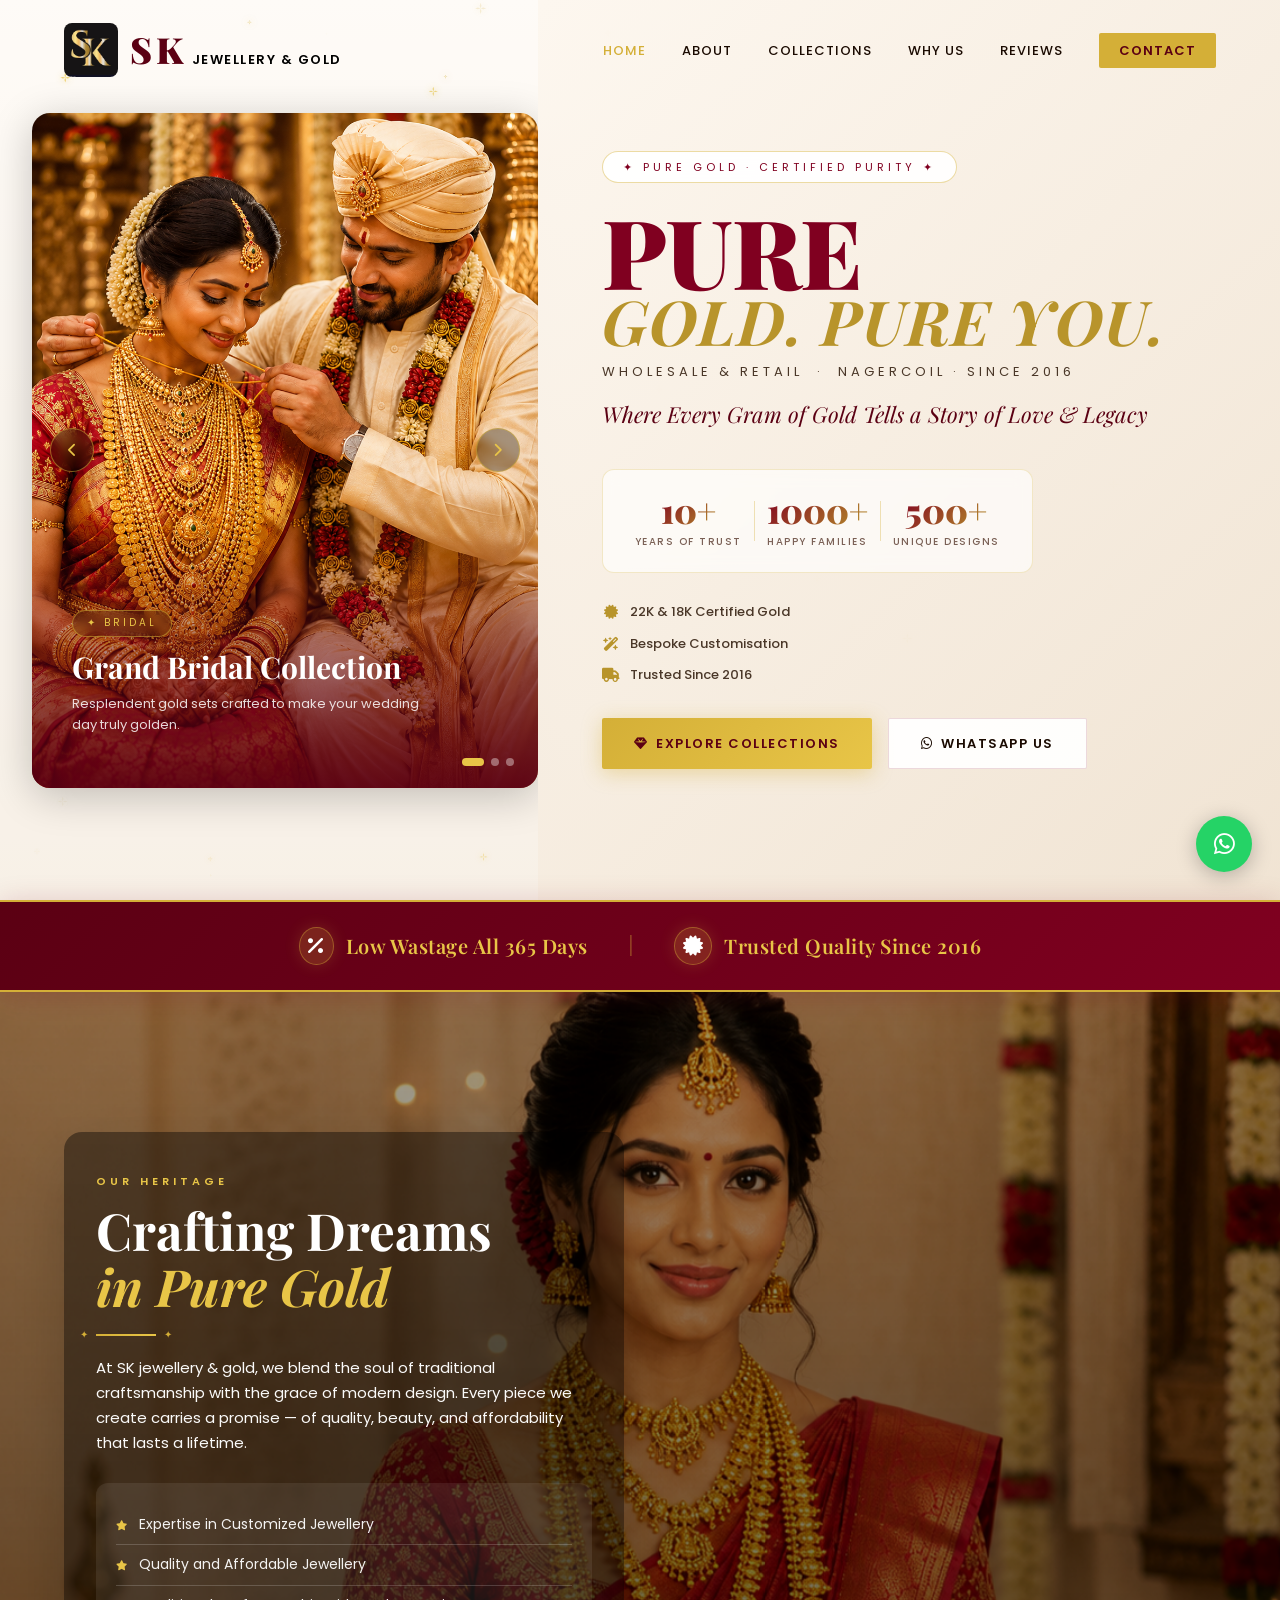
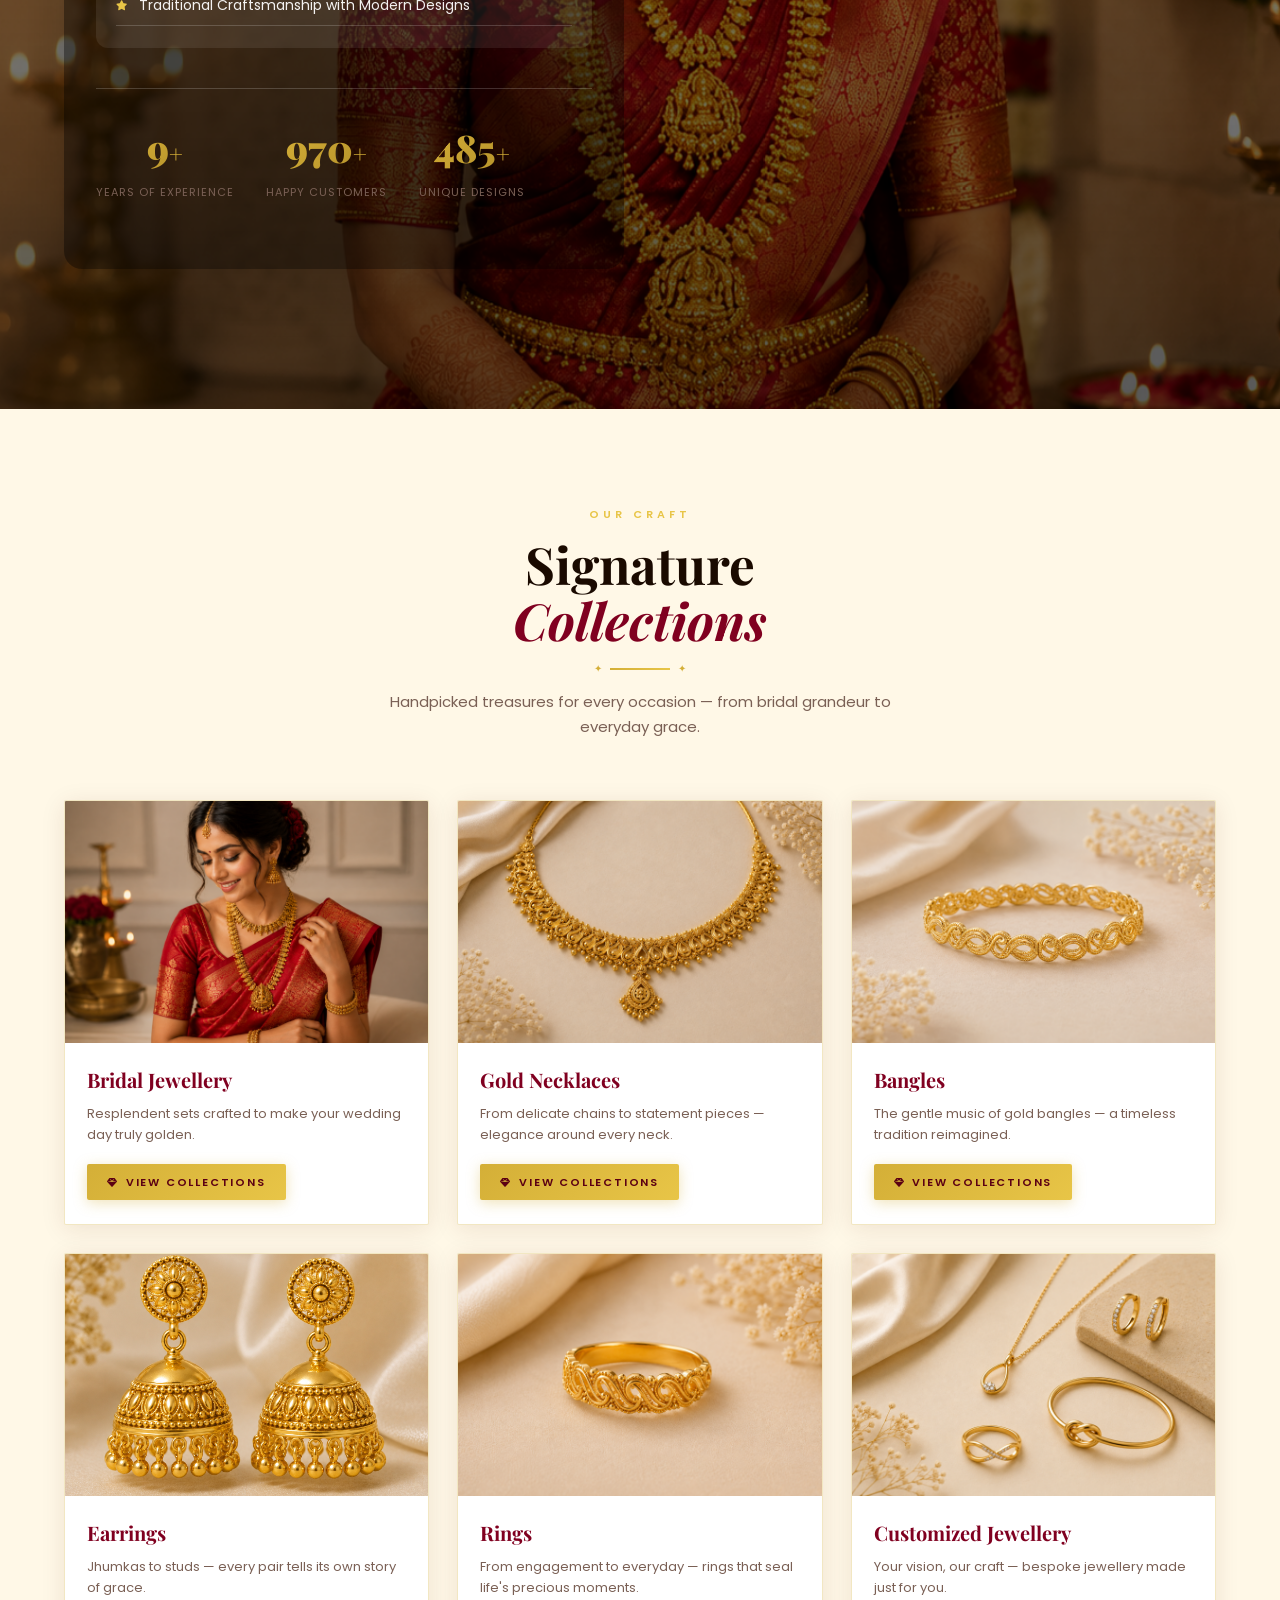
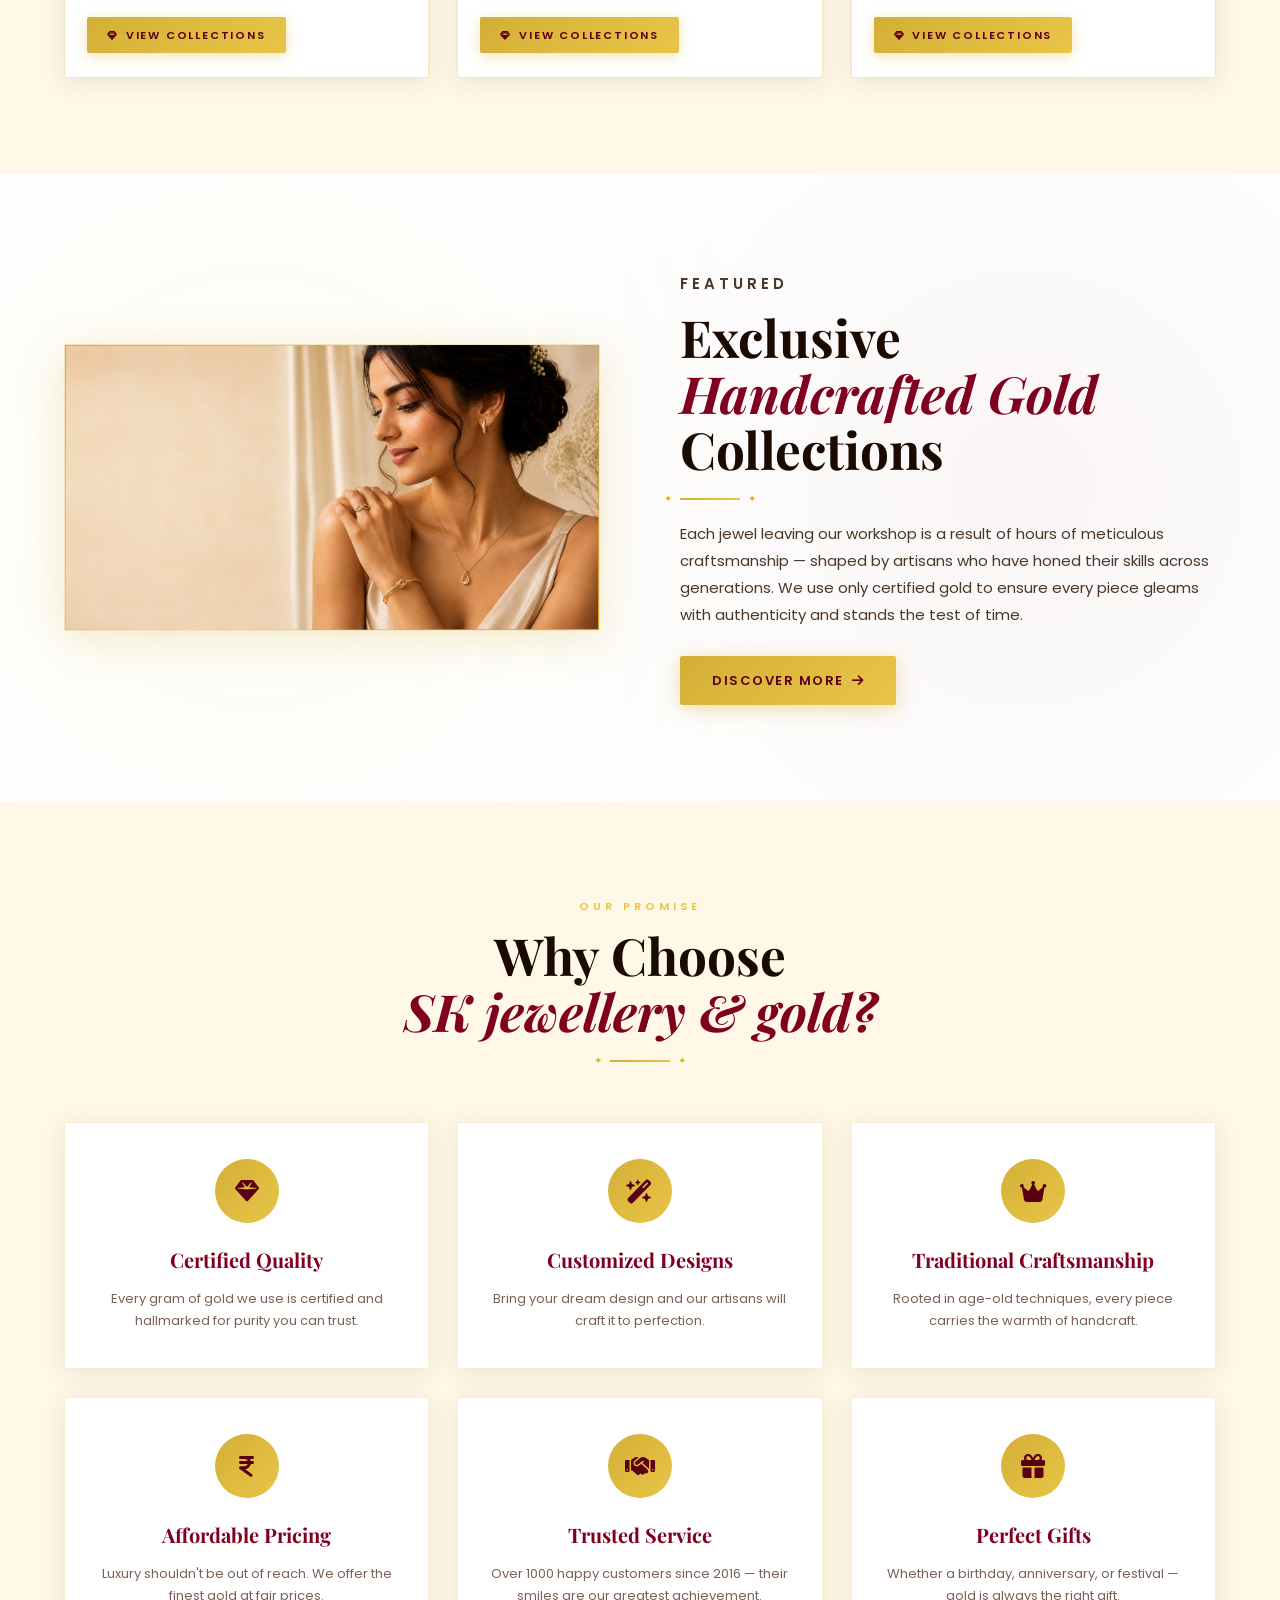
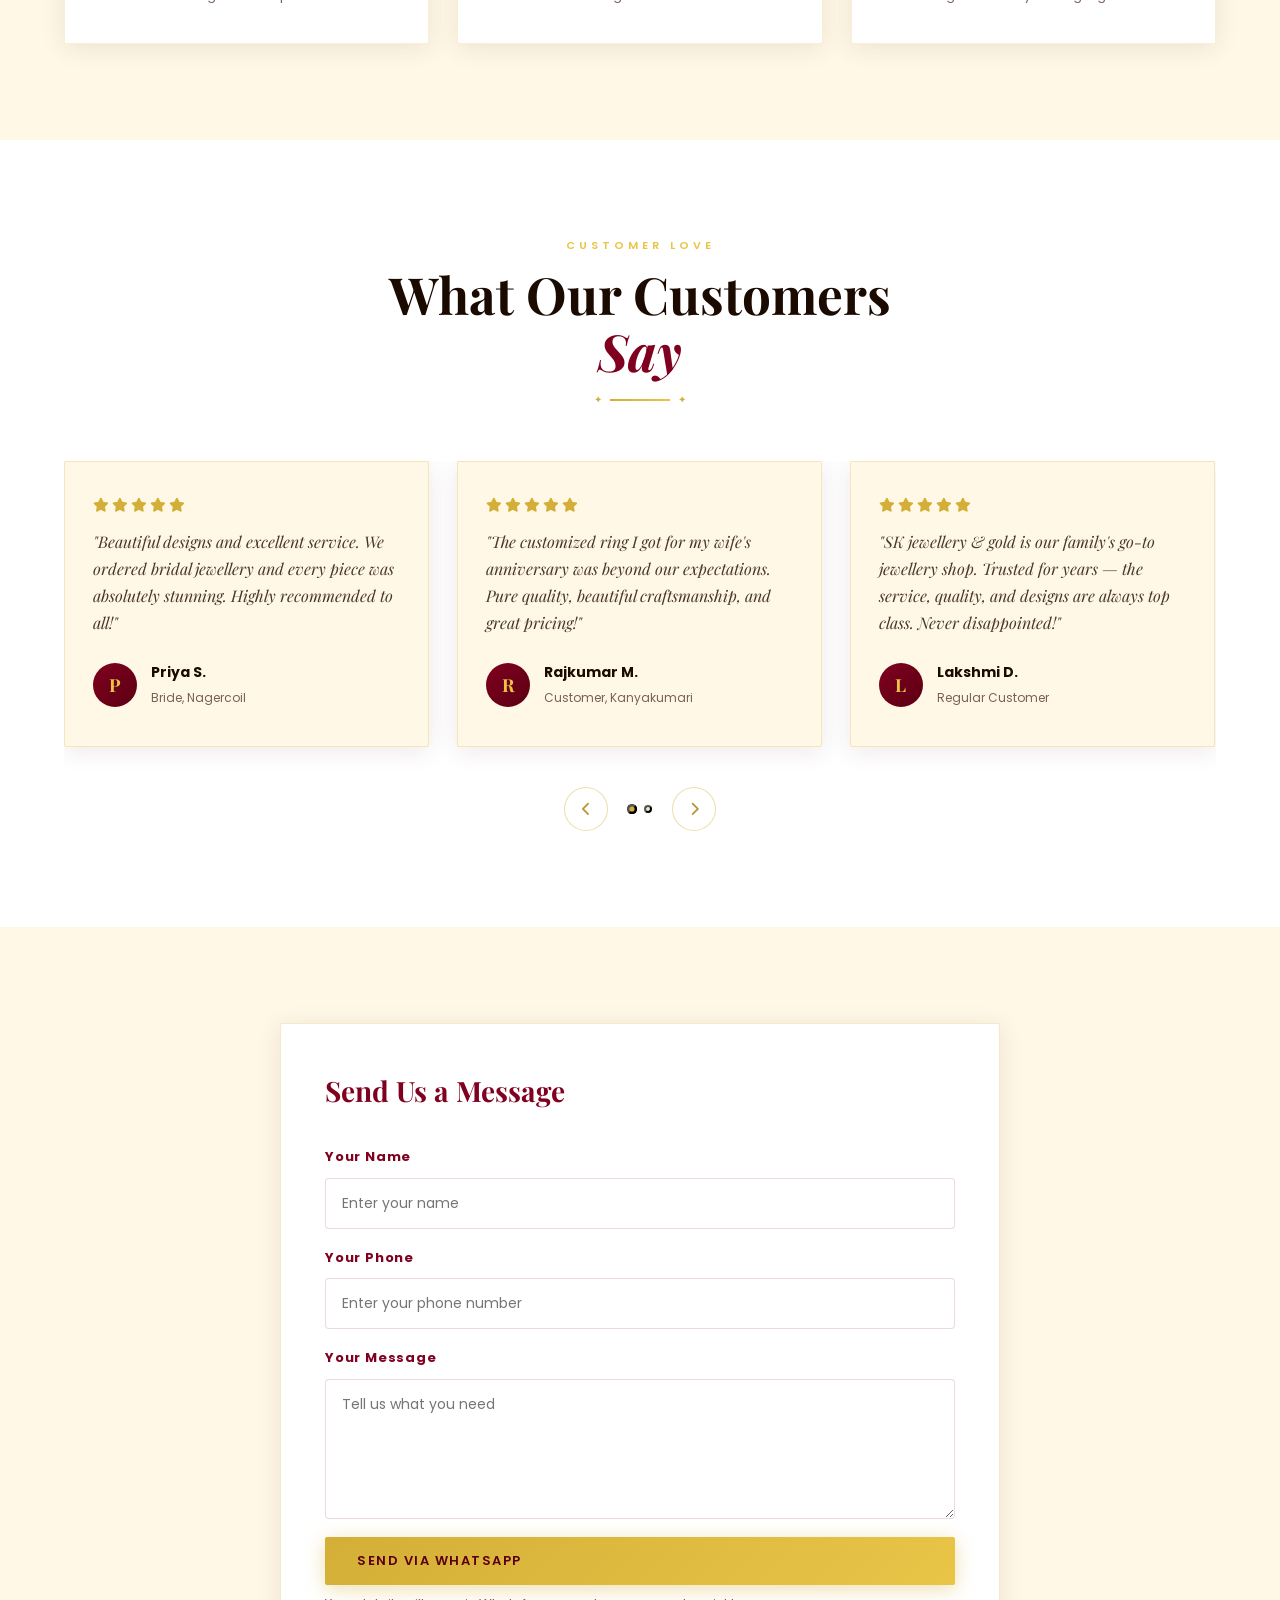
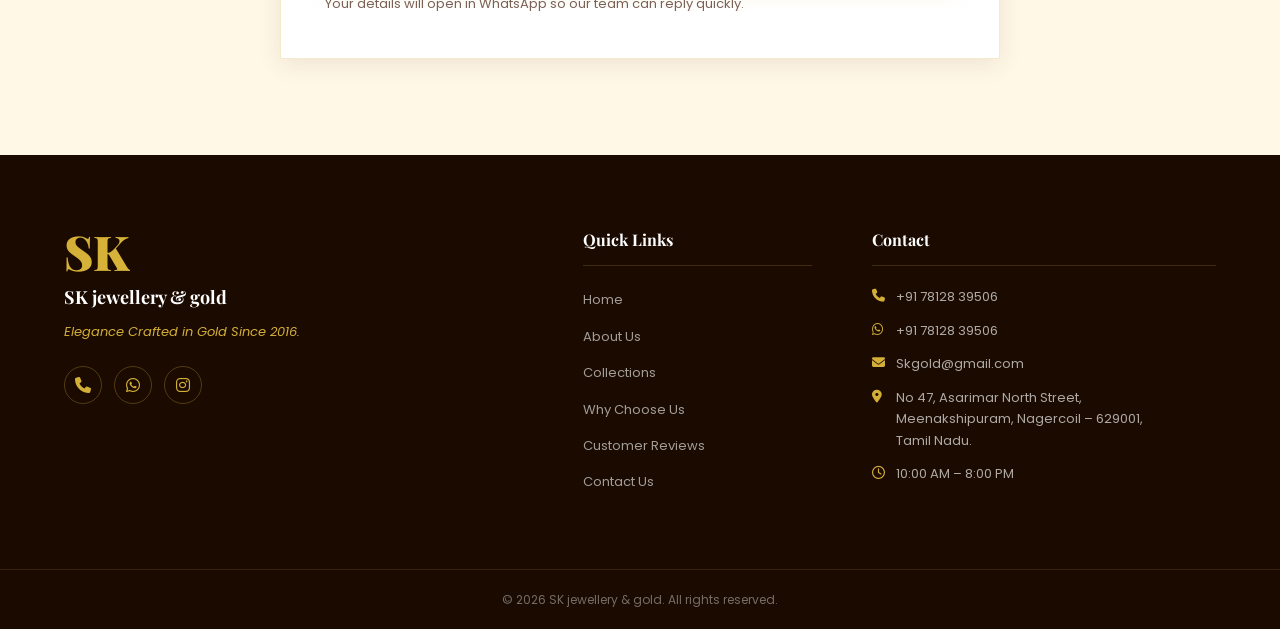
<file: index.html>
<!DOCTYPE html>
<html lang="en">
<head>
  <meta charset="UTF-8" />
  <meta name="viewport" content="width=device-width, initial-scale=1.0" />
  <title>SK jewellery & gold – Timeless Elegance Since 2016</title>
 <link rel="icon" href="/Favicon.png" type="image/x-png">
  <link rel="stylesheet" href="style.css" />
  <link rel="preconnect" href="https://fonts.googleapis.com" />
  <link rel="preconnect" href="https://fonts.gstatic.com" crossorigin />
  <link href="https://fonts.googleapis.com/css2?family=Playfair+Display:ital,wght@0,400;0,600;0,700;0,900;1,400;1,600&family=Poppins:wght@300;400;500;600&display=swap" rel="stylesheet" />
  <link rel="stylesheet" href="https://cdnjs.cloudflare.com/ajax/libs/font-awesome/6.5.0/css/all.min.css" />
</head>
<body>

  <!-- NAVBAR -->
  <nav id="navbar">
    <div class="nav-container">
      <a href="#home" class="nav-brand">
        <img src="images/SK Gold Logo.png" alt="SK Jewellery logo" class="nav-logo" />
        <span class="brand-text"><span class="brand-sk-text">SK</span> jewellery & gold</span>
      </a>
      <button class="nav-toggle" id="navToggle" aria-label="Toggle menu">
        <span></span><span></span><span></span>
      </button>
      <ul class="nav-links" id="navLinks">
        <li><a href="#home">Home</a></li>
        <li><a href="#about">About</a></li>
        <li><a href="#collections">Collections</a></li>
        <li><a href="#why-us">Why Us</a></li>
        <li><a href="#testimonials">Reviews</a></li>
        <li><a href="#contact" class="nav-cta">Contact</a></li>
      </ul>
    </div>
  </nav>

  <!-- HERO -->
  <section id="home" class="hero">
    <div class="hero-overlay"></div>
    <canvas id="sparkleCanvas"></canvas>

    <div class="hero-split">

      <!-- LEFT: Image Carousel -->
      <div class="hero-carousel-wrap">
        <div class="hero-carousel" id="heroCarousel">

          <div class="hero-slide active">
            <img src="images/Hero-Section.png" alt="Grand Bridal Collection" />
            <div class="hero-slide-caption">
              <span class="hero-slide-tag">✦ Bridal</span>
              <h3 class="hero-slide-title">Grand Bridal Collection</h3>
              <p class="hero-slide-sub">Resplendent gold sets crafted to make your wedding day truly golden.</p>
            </div>
          </div>

          <div class="hero-slide">
            <img src="images/Hero-section-2.png" alt="Premium Jewellery" />
            <div class="hero-slide-caption">
              <span class="hero-slide-tag">✦ Premium</span>
              <h3 class="hero-slide-title">Premium Jewellery</h3>
              <p class="hero-slide-sub">Exquisite craftsmanship in certified gold — timeless elegance for every occasion.</p>
            </div>
          </div>

          <div class="hero-slide">
            <img src="images/Hero-Section-3.png" alt="Festival Collection" />
            <div class="hero-slide-caption">
              <span class="hero-slide-tag">✦ Festive</span>
              <h3 class="hero-slide-title">Festival Collection</h3>
              <p class="hero-slide-sub">Woman dressed for Diwali, wedding, or traditional celebration. Bright lamps, flowers, and festive decor.</p>
            </div>
          </div>

        </div>

        <!-- Prev / Next Arrows -->
        <button class="hero-carousel-arrow hero-carousel-prev" id="heroPrev" aria-label="Previous slide">
          <i class="fa-solid fa-chevron-left"></i>
        </button>
        <button class="hero-carousel-arrow hero-carousel-next" id="heroNext" aria-label="Next slide">
          <i class="fa-solid fa-chevron-right"></i>
        </button>

        <!-- Slide Dots -->
        <div class="hero-carousel-dots" id="heroCarouselDots">
          <button class="hero-dot active" data-index="0" aria-label="Slide 1"></button>
          <button class="hero-dot" data-index="1" aria-label="Slide 2"></button>
          <button class="hero-dot" data-index="2" aria-label="Slide 3"></button>
        </div>
      </div>

      <!-- RIGHT: Hero Text Content -->
      <div class="hero-content reveal">
        <div class="hero-badge">✦ Pure Gold · Certified Purity ✦</div>
        <h1 class="hero-title">
          <span class="hero-title-line hero-title-line--primary">Pure</span>
          <span class="hero-title-line hero-title-line--secondary">Gold. Pure You.</span>
        </h1>
        <p class="hero-sub">Wholesale &amp; Retail &nbsp;·&nbsp; Nagercoil · Since 2016</p>
        <p class="hero-tagline">Where Every Gram of Gold Tells a Story of Love &amp; Legacy</p>

        <div class="hero-stats">
          <div class="hero-stat">
            <span class="hero-stat-num">10+</span>
            <span class="hero-stat-label">Years of Trust</span>
          </div>
          <div class="hero-stat-divider"></div>
          <div class="hero-stat">
            <span class="hero-stat-num">1000+</span>
            <span class="hero-stat-label">Happy Families</span>
          </div>
          <div class="hero-stat-divider"></div>
          <div class="hero-stat">
            <span class="hero-stat-num">500+</span>
            <span class="hero-stat-label">Unique Designs</span>
          </div>
        </div>

        <div class="hero-features">
          <div class="hero-feature"><i class="fa-solid fa-certificate"></i> 22K &amp; 18K Certified Gold</div>
          <div class="hero-feature"><i class="fa-solid fa-wand-magic-sparkles"></i> Bespoke Customisation</div>
          <div class="hero-feature"><i class="fa-solid fa-truck"></i> Trusted Since 2016</div>
        </div>

        <div class="hero-buttons">
          <a href="#collections" class="btn btn-gold"><i class="fa-solid fa-gem"></i> Explore Collections</a>
          <a href="https://wa.me/917812839506" target="_blank" class="btn btn-outline"><i class="fa-brands fa-whatsapp"></i> WhatsApp Us</a>
        </div>
      </div>

    </div>
  </section>

  <!-- PROMO BAR -->
  <div class="promo-bar">
    <div class="promo-bar-content">
      <span class="promo-item"><i class="fa-solid fa-percent"></i> Low Wastage All 365 Days</span>
      <span class="promo-divider">|</span>
      <span class="promo-item"><i class="fa-solid fa-certificate"></i> Trusted Quality Since 2016</span>
    </div>
  </div>


  <!-- ABOUT -->
  <section id="about" class="about section-pad">
    <div class="about-bg-carousel" aria-hidden="true">
      <div class="about-slide active" style="background-image: url('images/Bride-Background.png');"></div>
      <div class="about-slide" style="background-image: url('images/Christian-Bride.png');"></div>
      <div class="about-slide" style="background-image: url('images/Muslim-Bride.png');"></div>
    </div>
    <div class="about-overlay"></div>
    <div class="container">
      <div class="about-grid">
        <div class="about-text reveal-right">
          <p class="section-eyebrow">Our Heritage</p>
          <h2 class="section-title">Crafting Dreams<br/><em>in Pure Gold</em></h2>
          <div class="gold-divider"></div>
          <p class="about-desc">At SK jewellery & gold, we blend the soul of traditional craftsmanship with the grace of modern design. Every piece we create carries a promise — of quality, beauty, and affordability that lasts a lifetime.</p>
          <ul class="about-pillars">
            <li><i class="fa-solid fa-star"></i> Expertise in Customized Jewellery</li>
            <li><i class="fa-solid fa-star"></i> Quality and Affordable Jewellery</li>
            <li><i class="fa-solid fa-star"></i> Traditional Craftsmanship with Modern Designs</li>
          </ul>
          <div class="counters">
            <div class="counter-item">
              <span class="counter-num" data-target="10">0</span><span>+</span>
              <p>Years of Experience</p>
            </div>
            <div class="counter-item">
              <span class="counter-num" data-target="1000">0</span><span>+</span>
              <p>Happy Customers</p>
            </div>
            <div class="counter-item">
              <span class="counter-num" data-target="500">0</span><span>+</span>
              <p>Unique Designs</p>
            </div>
          </div>
        </div>
      </div>
    </div>
  </section>

  <!-- COLLECTIONS -->
  <section id="collections" class="collections section-pad bg-ivory">
    <div class="container">
      <div class="section-header reveal">
        <p class="section-eyebrow">Our Craft</p>
        <h2 class="section-title">Signature<br/><em>Collections</em></h2>
        <div class="gold-divider center"></div>
        <p class="section-desc">Handpicked treasures for every occasion — from bridal grandeur to everyday grace.</p>
      </div>
      <div class="collections-grid">

        <div class="col-card reveal">
          <div class="col-img-wrap">
            <img src="images/Bridal-Set.png" alt="Bridal Jewellery" loading="lazy" />
          </div>
          <div class="col-info">
            <h3>Bridal Jewellery</h3>
            <p>Resplendent sets crafted to make your wedding day truly golden.</p>
            <a href="bridal.html" class="col-info-btn"><i class="fa-solid fa-gem"></i> View Collections</a>
          </div>
        </div>

        <div class="col-card reveal">
          <div class="col-img-wrap">
            <img src="images/Necklace.png" alt="Gold Necklaces" loading="lazy" />
          </div>
          <div class="col-info">
            <h3>Gold Necklaces</h3>
            <p>From delicate chains to statement pieces — elegance around every neck.</p>
            <a href="necklace.html" class="col-info-btn"><i class="fa-solid fa-gem"></i> View Collections</a>
          </div>
        </div>

        <div class="col-card reveal">
          <div class="col-img-wrap">
            <img src="images/Bangles.png" alt="Bangles" loading="lazy" />
          </div>
          <div class="col-info">
            <h3>Bangles</h3>
            <p>The gentle music of gold bangles — a timeless tradition reimagined.</p>
            <a href="bangle.html" class="col-info-btn"><i class="fa-solid fa-gem"></i> View Collections</a>
          </div>
        </div>

        <div class="col-card reveal">
          <div class="col-img-wrap">
            <img src="images/Earing.png" alt="Earrings" loading="lazy" />
          </div>
          <div class="col-info">
            <h3>Earrings</h3>
            <p>Jhumkas to studs — every pair tells its own story of grace.</p>
            <a href="earing.html" class="col-info-btn"><i class="fa-solid fa-gem"></i> View Collections</a>
          </div>
        </div>

        <div class="col-card reveal">
          <div class="col-img-wrap">
            <img src="images/Ring.png" alt="Rings" loading="lazy" />
          </div>
          <div class="col-info">
            <h3>Rings</h3>
            <p>From engagement to everyday — rings that seal life's precious moments.</p>
            <a href="ring.html" class="col-info-btn"><i class="fa-solid fa-gem"></i> View Collections</a>
          </div>
        </div>

        <div class="col-card reveal">
          <div class="col-img-wrap">
            <img src="images/Customised-Jewels.png" alt="Customized Jewellery" loading="lazy" />
          </div>
          <div class="col-info">
            <h3>Customized Jewellery</h3>
            <p>Your vision, our craft — bespoke jewellery made just for you.</p>
            <a href="customised-jewellery.html" class="col-info-btn"><i class="fa-solid fa-gem"></i> View Collections</a>
          </div>
        </div>

      </div>
    </div>
  </section>

  <!-- FEATURED SHOWCASE -->
  <section class="showcase section-pad">
    <div class="showcase-pattern"></div>
    <div class="container">
      <div class="showcase-grid">
        <div class="showcase-img reveal-left">
          <img src="images/Hand-Crafted.png" alt="Exclusive handcrafted gold" loading="lazy" />
        </div>
        <div class="showcase-text reveal-right">
          <p class="section-eyebrow">Featured</p>
          <h2 class="section-title">Exclusive<br/><em>Handcrafted Gold</em><br/>Collections</h2>
          <div class="gold-divider"></div>
          <p>Each jewel leaving our workshop is a result of hours of meticulous craftsmanship — shaped by artisans who have honed their skills across generations. We use only certified gold to ensure every piece gleams with authenticity and stands the test of time.</p>
          <a href="#collections" class="btn btn-gold mt-2">Discover More <i class="fa-solid fa-arrow-right"></i></a>
        </div>
      </div>
    </div>
  </section>

  <!-- WHY CHOOSE US -->
  <section id="why-us" class="why section-pad bg-ivory">
    <div class="container">
      <div class="section-header reveal">
        <p class="section-eyebrow">Our Promise</p>
        <h2 class="section-title">Why Choose<br/><em>SK jewellery & gold?</em></h2>
        <div class="gold-divider center"></div>
      </div>
      <div class="why-grid">
        <div class="why-card reveal">
          <div class="why-icon"><i class="fa-solid fa-gem"></i></div>
          <h3>Certified Quality</h3>
          <p>Every gram of gold we use is certified and hallmarked for purity you can trust.</p>
        </div>
        <div class="why-card reveal">
          <div class="why-icon"><i class="fa-solid fa-wand-magic-sparkles"></i></div>
          <h3>Customized Designs</h3>
          <p>Bring your dream design and our artisans will craft it to perfection.</p>
        </div>
        <div class="why-card reveal">
          <div class="why-icon"><i class="fa-solid fa-crown"></i></div>
          <h3>Traditional Craftsmanship</h3>
          <p>Rooted in age-old techniques, every piece carries the warmth of handcraft.</p>
        </div>
        <div class="why-card reveal">
          <div class="why-icon"><i class="fa-solid fa-indian-rupee-sign"></i></div>
          <h3>Affordable Pricing</h3>
          <p>Luxury shouldn't be out of reach. We offer the finest gold at fair prices.</p>
        </div>
        <div class="why-card reveal">
          <div class="why-icon"><i class="fa-solid fa-handshake"></i></div>
          <h3>Trusted Service</h3>
          <p>Over 1000 happy customers since 2016 — their smiles are our greatest achievement.</p>
        </div>
        <div class="why-card reveal">
          <div class="why-icon"><i class="fa-solid fa-gift"></i></div>
          <h3>Perfect Gifts</h3>
          <p>Whether a birthday, anniversary, or festival — gold is always the right gift.</p>
        </div>
      </div>
    </div>
  </section>

  <!-- TESTIMONIALS -->
  <section id="testimonials" class="testimonials section-pad">
    <div class="container">
      <div class="section-header reveal">
        <p class="section-eyebrow">Customer Love</p>
        <h2 class="section-title">What Our Customers<br/><em>Say</em></h2>
        <div class="gold-divider center"></div>
      </div>
      <div class="testimonial-slider">
        <div class="testimonial-track" id="testimonialTrack">

          <div class="testimonial-card">
            <div class="stars"><i class="fa-solid fa-star"></i><i class="fa-solid fa-star"></i><i class="fa-solid fa-star"></i><i class="fa-solid fa-star"></i><i class="fa-solid fa-star"></i></div>
            <p class="testi-text">"Beautiful designs and excellent service. We ordered bridal jewellery and every piece was absolutely stunning. Highly recommended to all!"</p>
            <div class="testi-author">
              <div class="author-avatar">P</div>
              <div><strong>Priya S.</strong><span>Bride, Nagercoil</span></div>
            </div>
          </div>

          <div class="testimonial-card">
            <div class="stars"><i class="fa-solid fa-star"></i><i class="fa-solid fa-star"></i><i class="fa-solid fa-star"></i><i class="fa-solid fa-star"></i><i class="fa-solid fa-star"></i></div>
            <p class="testi-text">"The customized ring I got for my wife's anniversary was beyond our expectations. Pure quality, beautiful craftsmanship, and great pricing!"</p>
            <div class="testi-author">
              <div class="author-avatar">R</div>
              <div><strong>Rajkumar M.</strong><span>Customer, Kanyakumari</span></div>
            </div>
          </div>

          <div class="testimonial-card">
            <div class="stars"><i class="fa-solid fa-star"></i><i class="fa-solid fa-star"></i><i class="fa-solid fa-star"></i><i class="fa-solid fa-star"></i><i class="fa-solid fa-star"></i></div>
            <p class="testi-text">"SK jewellery & gold is our family's go-to jewellery shop. Trusted for years — the service, quality, and designs are always top class. Never disappointed!"</p>
            <div class="testi-author">
              <div class="author-avatar">L</div>
              <div><strong>Lakshmi D.</strong><span>Regular Customer</span></div>
            </div>
          </div>

          <div class="testimonial-card">
            <div class="stars"><i class="fa-solid fa-star"></i><i class="fa-solid fa-star"></i><i class="fa-solid fa-star"></i><i class="fa-solid fa-star"></i><i class="fa-solid fa-star"></i></div>
            <p class="testi-text">"The bangles I purchased for Diwali were pure gold and the finish was absolutely flawless. Will definitely return for more. Wonderful experience!"</p>
            <div class="testi-author">
              <div class="author-avatar">A</div>
              <div><strong>Anitha K.</strong><span>Customer, Tirunelveli</span></div>
            </div>
          </div>

        </div>
        <div class="slider-controls">
          <button class="slider-btn" id="prevBtn"><i class="fa-solid fa-chevron-left"></i></button>
          <div class="slider-dots" id="sliderDots"></div>
          <button class="slider-btn" id="nextBtn"><i class="fa-solid fa-chevron-right"></i></button>
        </div>
      </div>
    </div>
  </section>

  <!-- CONTACT -->
  <section id="contact" class="contact section-pad bg-ivory">
    <div class="container">
      <div class="contact-grid">
        <div class="contact-card reveal">
          <div class="contact-info-block">
            <h3>Send Us a Message</h3>
            <form id="whatsappForm" class="whatsapp-form">
              <label class="form-field">
                <span>Your Name</span>
                <input type="text" name="name" placeholder="Enter your name" required />
              </label>
              <label class="form-field">
                <span>Your Phone</span>
                <input type="tel" name="phone" placeholder="Enter your phone number" required />
              </label>
              <label class="form-field">
                <span>Your Message</span>
                <textarea name="message" placeholder="Tell us what you need" required></textarea>
              </label>
              <button type="submit" class="btn btn-gold">Send via WhatsApp</button>
            </form>
            <p class="form-note">Your details will open in WhatsApp so our team can reply quickly.</p>
          </div>
        </div>
      </div>
    </div>
  </section>

  <!-- FOOTER -->
  <footer class="footer">
    <div class="footer-top">
      <div class="container footer-grid">
        <div class="footer-brand">
          <div class="footer-logo">SK</div>
          <p class="footer-name">SK jewellery & gold</p>
          <p class="footer-tagline">Elegance Crafted in Gold Since 2016.</p>
          <div class="footer-social">
            <a href="tel:+917812839506"><i class="fa-solid fa-phone"></i></a>
            <a href="https://wa.me/917812839506" target="_blank"><i class="fa-brands fa-whatsapp"></i></a>
            <a href="https://instagram.com" target="_blank"><i class="fa-brands fa-instagram"></i></a>
          </div>
        </div>
        <div class="footer-links">
          <h4>Quick Links</h4>
          <ul>
            <li><a href="#home">Home</a></li>
            <li><a href="#about">About Us</a></li>
            <li><a href="#collections">Collections</a></li>
            <li><a href="#why-us">Why Choose Us</a></li>
            <li><a href="#testimonials">Customer Reviews</a></li>
            <li><a href="#contact">Contact Us</a></li>
          </ul>
        </div>
        <div class="footer-contact">
          <h4>Contact</h4>
          <p><i class="fa-solid fa-phone"></i> +91 78128 39506</p>
          <p><i class="fa-brands fa-whatsapp"></i> +91 78128 39506</p>
          <p><i class="fa-solid fa-envelope"></i> <a href="mailto:Skgold@gmail.com">Skgold@gmail.com</a></p>
          <p><i class="fa-solid fa-location-dot"></i> No 47, Asarimar North Street,<br/>Meenakshipuram, Nagercoil – 629001,<br/>Tamil Nadu.</p>
          <p><i class="fa-regular fa-clock"></i> 10:00 AM – 8:00 PM</p>
        </div>
      </div>
    </div>
    <div class="footer-bottom">
      <p>© 2026 SK jewellery & gold. All rights reserved.</p>
    </div>
  </footer>

  <!-- FLOATING BUTTONS -->
  <div class="float-btns">
    <a href="https://wa.me/917812839506" target="_blank" class="float-btn whatsapp-float" title="WhatsApp">
      <i class="fa-brands fa-whatsapp"></i>
    </a>
  </div>

  <!-- BACK TO TOP -->
  <button id="backToTop" title="Back to top"><i class="fa-solid fa-chevron-up"></i></button>

  <script src="script.js"></script>
</body>
</html>
</file>
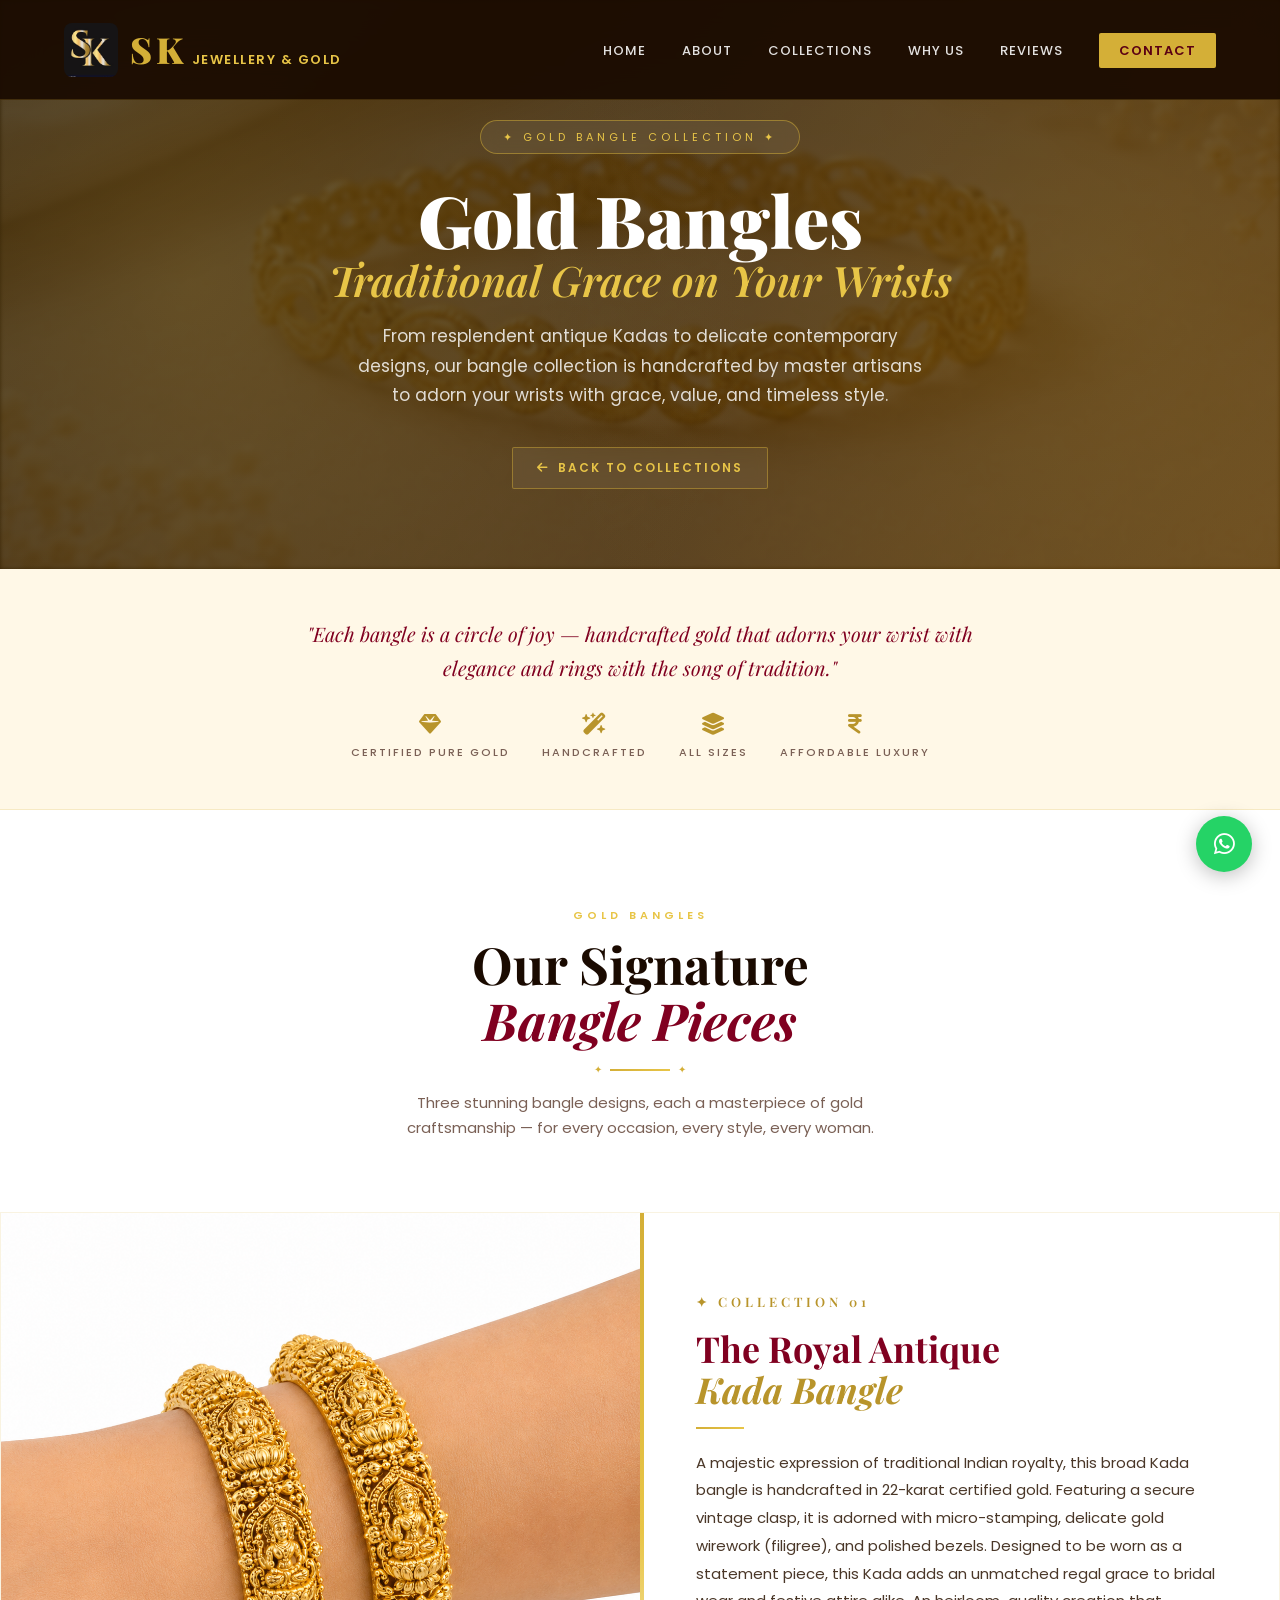
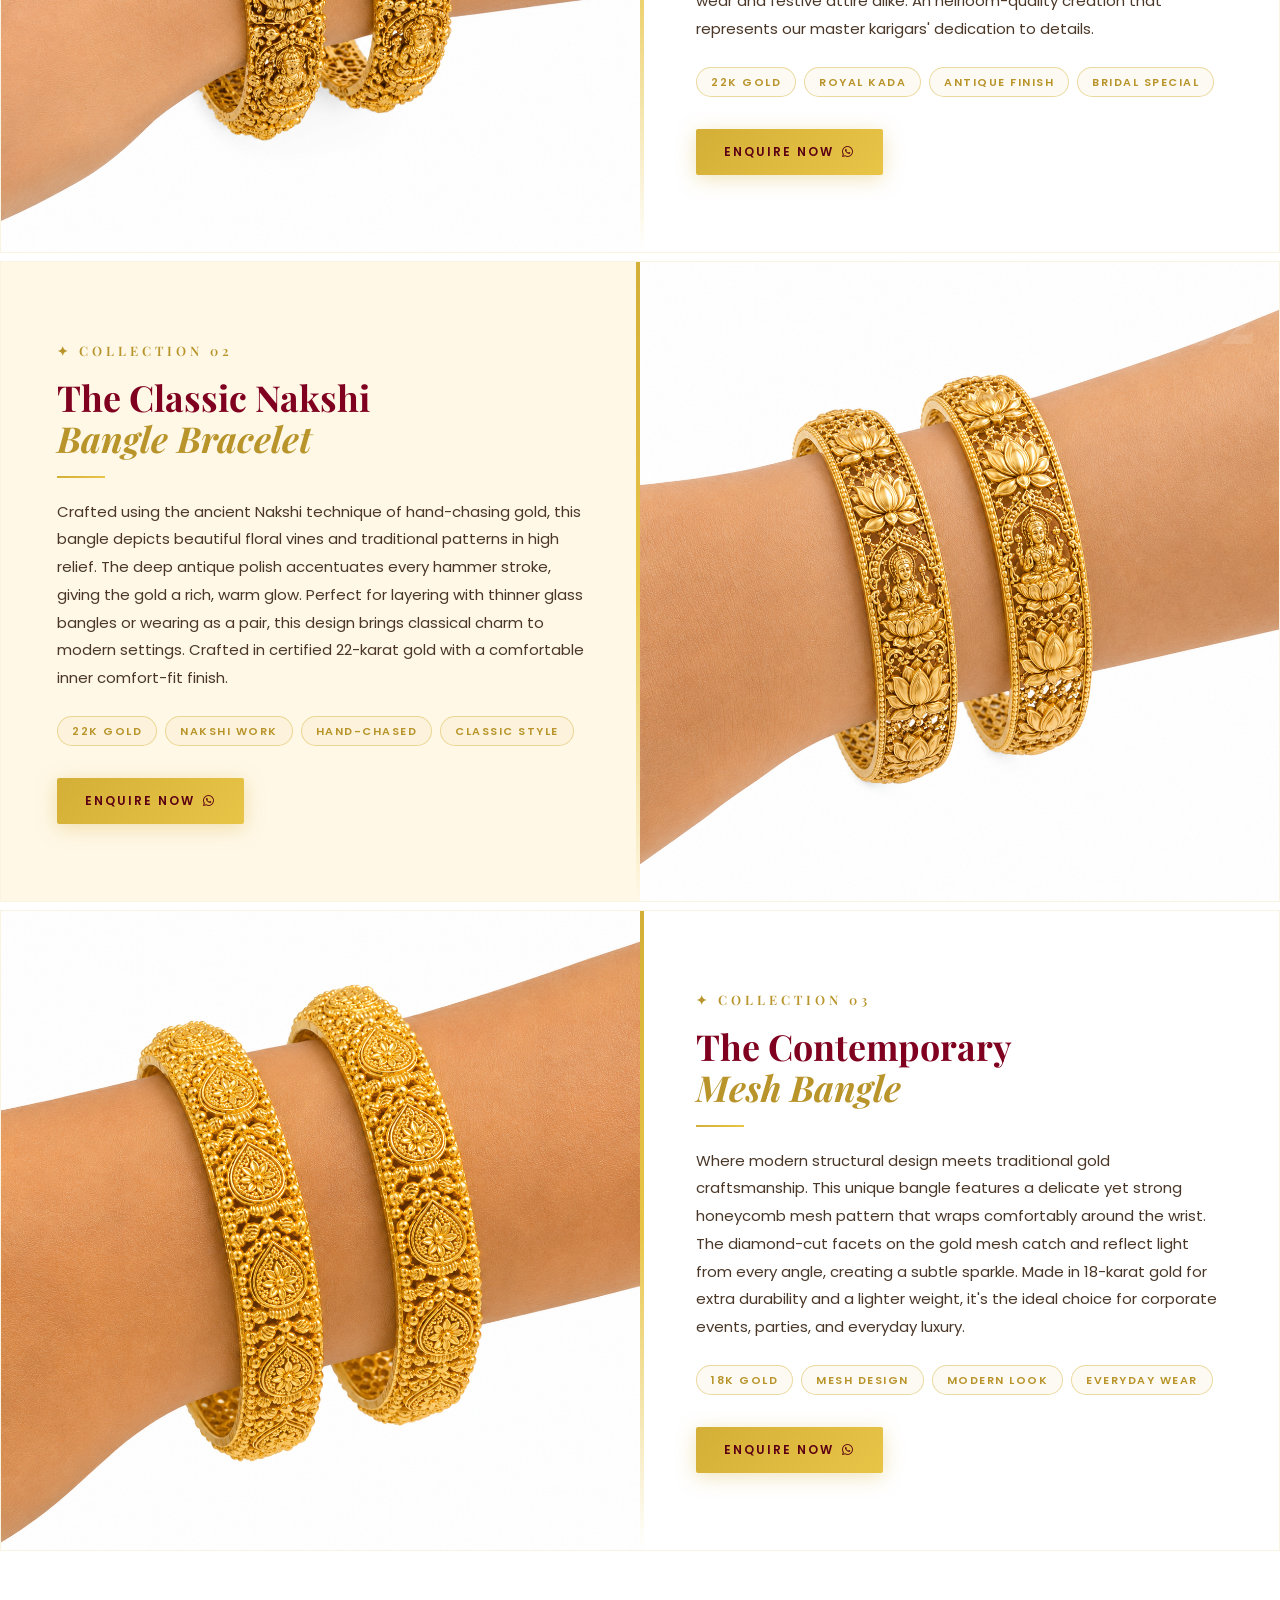
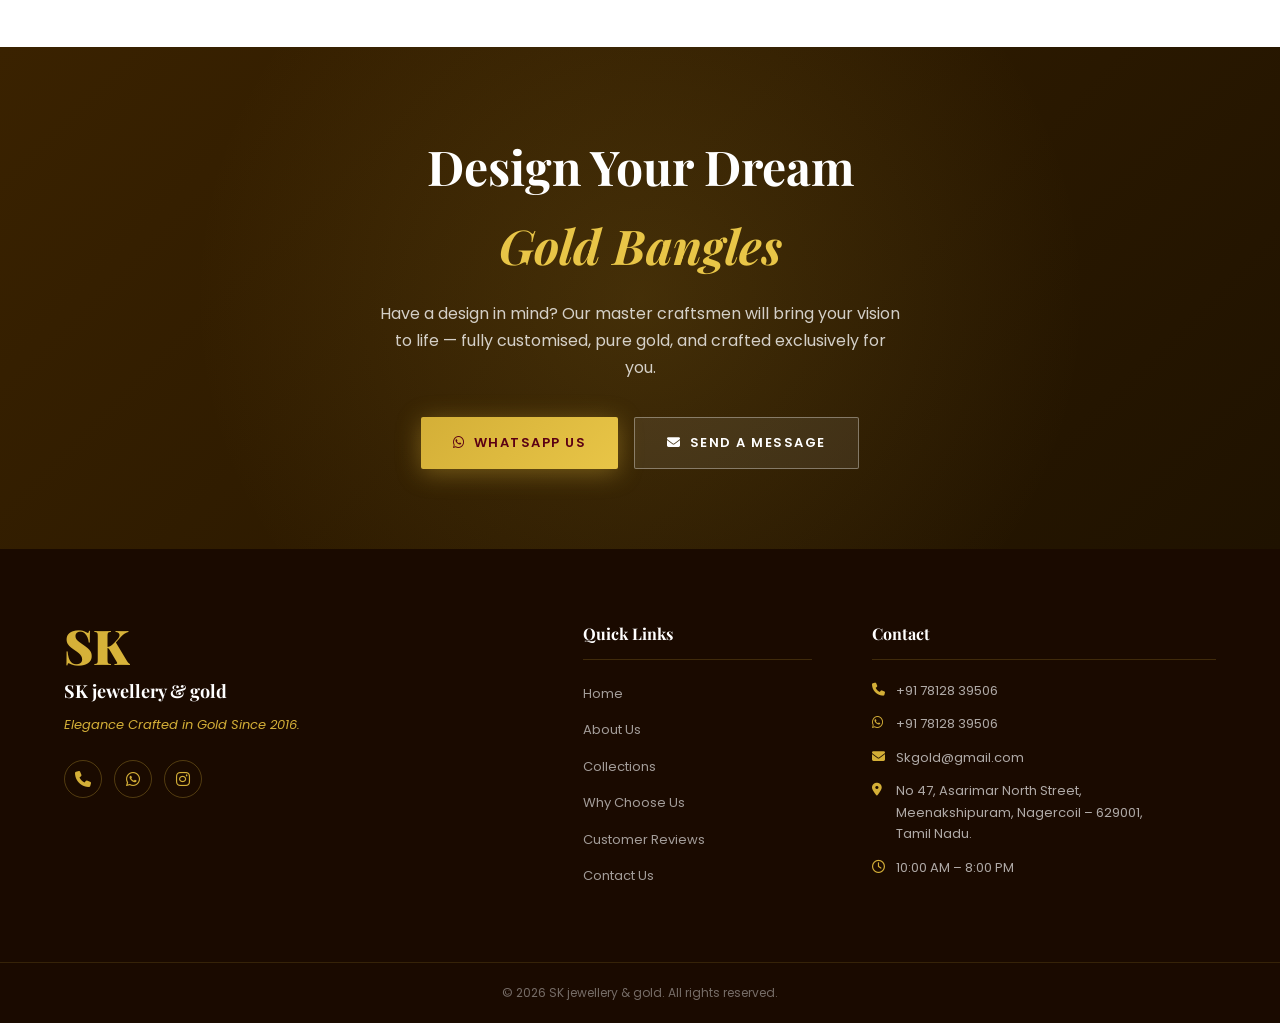
<file: bangle.html>
<!DOCTYPE html>
<html lang="en">
<head>
  <meta charset="UTF-8" />
  <meta name="viewport" content="width=device-width, initial-scale=1.0" />
  <title>Gold Bangle Collection – SK jewellery & gold</title>
  <meta name="description" content="Explore SK jewellery & gold's exquisite Gold Bangle collection — from traditional Kada bangles to contemporary mesh bracelets, handcrafted in certified pure gold." />
  <link rel="icon" href="/Favicon.png" type="image/x-png">
  <link rel="stylesheet" href="style.css" />
  <link rel="preconnect" href="https://fonts.googleapis.com" />
  <link rel="preconnect" href="https://fonts.gstatic.com" crossorigin />
  <link href="https://fonts.googleapis.com/css2?family=Playfair+Display:ital,wght@0,400;0,600;0,700;0,900;1,400;1,600&family=Poppins:wght@300;400;500;600&display=swap" rel="stylesheet" />
  <link rel="stylesheet" href="https://cdnjs.cloudflare.com/ajax/libs/font-awesome/6.5.0/css/all.min.css" />
  <style>
    /* ── BANGLE PAGE SPECIFIC STYLES ── */

    /* Hero Banner */
    .bangle-hero {
      position: relative;
      min-height: 56vh;
      display: flex;
      align-items: center;
      justify-content: center;
      background: linear-gradient(135deg, #1f1200 0%, #3a2200 60%, #523100 100%);
      overflow: hidden;
      padding: 120px 24px 80px;
    }
    .bangle-hero-bg {
      position: absolute;
      inset: 0;
      background-image: url('images/Bangles.png');
      background-size: cover;
      background-position: center center;
      opacity: 0.18;
      filter: blur(2px);
    }
    .bangle-hero-pattern {
      position: absolute;
      inset: 0;
      background-image:
        radial-gradient(circle at 15% 50%, rgba(212,175,55,0.18) 0%, transparent 50%),
        radial-gradient(circle at 85% 50%, rgba(212,175,55,0.12) 0%, transparent 50%);
      pointer-events: none;
    }
    .bangle-hero-content {
      position: relative;
      z-index: 2;
      text-align: center;
      color: var(--white);
    }
    .bangle-hero-badge {
      display: inline-block;
      font-size: 11px;
      letter-spacing: 4px;
      text-transform: uppercase;
      color: var(--gold-soft);
      border: 1px solid rgba(212,175,55,0.5);
      padding: 7px 22px;
      border-radius: 50px;
      margin-bottom: 28px;
      backdrop-filter: blur(8px);
      background: rgba(255,255,255,0.06);
    }
    .bangle-hero-title {
      font-family: var(--font-display);
      font-size: clamp(38px, 6vw, 72px);
      font-weight: 900;
      line-height: 1.05;
      margin-bottom: 20px;
    }
    .bangle-hero-title span {
      display: block;
      color: var(--gold-soft);
      font-style: italic;
      font-size: clamp(24px, 3.5vw, 42px);
      font-weight: 600;
    }
    .bangle-hero-desc {
      font-size: clamp(14px, 1.6vw, 17px);
      color: rgba(255,255,255,0.82);
      max-width: 580px;
      margin: 0 auto 36px;
      line-height: 1.75;
    }
    .bangle-back-btn {
      display: inline-flex;
      align-items: center;
      gap: 8px;
      font-size: 12px;
      font-weight: 600;
      letter-spacing: 2px;
      text-transform: uppercase;
      color: var(--gold-soft);
      border: 1px solid rgba(212,175,55,0.45);
      padding: 10px 24px;
      border-radius: 2px;
      transition: var(--transition);
      backdrop-filter: blur(6px);
      background: rgba(255,255,255,0.06);
    }
    .bangle-back-btn:hover {
      background: var(--gold);
      color: var(--maroon-dark);
      border-color: var(--gold);
    }

    /* ── INTRO STRIP ── */
    .bangle-intro {
      background: var(--ivory);
      padding: 48px 0;
      text-align: center;
      border-bottom: 1px solid rgba(212,175,55,0.2);
    }
    .bangle-intro-inner {
      max-width: 760px;
      margin: 0 auto;
      padding: 0 24px;
    }
    .bangle-intro p {
      font-family: var(--font-display);
      font-size: clamp(16px, 2vw, 20px);
      font-style: italic;
      color: var(--maroon);
      line-height: 1.7;
    }
    .bangle-intro-icons {
      display: flex;
      justify-content: center;
      gap: 32px;
      margin-top: 28px;
      flex-wrap: wrap;
    }
    .bangle-intro-icon-item {
      display: flex;
      flex-direction: column;
      align-items: center;
      gap: 8px;
    }
    .bangle-intro-icon-item i {
      font-size: 22px;
      color: var(--gold-dark);
    }
    .bangle-intro-icon-item span {
      font-size: 11px;
      letter-spacing: 2px;
      text-transform: uppercase;
      color: var(--text-light);
      font-weight: 500;
    }

    /* ── COLLECTION GALLERY ── */
    .bangle-collection {
      background: #fff;
      padding: 96px 0;
    }
    .bangle-collection .section-header {
      margin-bottom: 72px;
    }

    /* Alternating full-width pieces */
    .bangle-piece {
      display: grid;
      grid-template-columns: 1fr 1fr;
      gap: 0;
      min-height: 520px;
      margin-bottom: 8px;
      overflow: hidden;
      border: 1px solid rgba(212,175,55,0.15);
    }
    .bangle-piece:last-child { margin-bottom: 0; }
    .bangle-piece.reverse { direction: rtl; }
    .bangle-piece.reverse > * { direction: ltr; }

    .bangle-piece-img {
      position: relative;
      overflow: hidden;
      min-height: 460px;
    }
    .bangle-piece-img img {
      width: 100%;
      height: 100%;
      object-fit: cover;
      object-position: center center;
      transition: transform 0.8s cubic-bezier(0.4, 0, 0.2, 1);
    }
    .bangle-piece:hover .bangle-piece-img img {
      transform: scale(1.06);
    }
    .bangle-piece-img-num {
      position: absolute;
      top: 24px;
      left: 24px;
      font-family: var(--font-display);
      font-size: 64px;
      font-weight: 900;
      color: rgba(255,255,255,0.12);
      line-height: 1;
      pointer-events: none;
      user-select: none;
    }
    .bangle-piece.reverse .bangle-piece-img-num {
      left: auto;
      right: 24px;
    }

    .bangle-piece-info {
      padding: 60px 56px;
      display: flex;
      flex-direction: column;
      justify-content: center;
      background: var(--white);
      position: relative;
    }
    .bangle-piece.reverse .bangle-piece-info {
      background: var(--ivory);
    }
    .bangle-piece-info::before {
      content: '';
      position: absolute;
      top: 0; left: 0;
      width: 4px;
      height: 100%;
      background: linear-gradient(to bottom, var(--gold), var(--gold-soft), transparent);
    }
    .bangle-piece.reverse .bangle-piece-info::before {
      left: auto;
      right: 0;
    }

    .bangle-piece-num {
      font-family: var(--font-display);
      font-size: 13px;
      font-weight: 600;
      letter-spacing: 4px;
      color: var(--gold-dark);
      text-transform: uppercase;
      margin-bottom: 16px;
    }
    .bangle-piece-name {
      font-family: var(--font-display);
      font-size: clamp(24px, 2.8vw, 36px);
      font-weight: 700;
      color: var(--maroon);
      line-height: 1.15;
      margin-bottom: 16px;
    }
    .bangle-piece-name em {
      font-style: italic;
      color: var(--gold-dark);
    }
    .bangle-piece-divider {
      width: 48px;
      height: 2px;
      background: linear-gradient(90deg, var(--gold), var(--gold-soft));
      margin-bottom: 20px;
      position: relative;
    }
    .bangle-piece-desc {
      font-size: 15px;
      color: var(--text-mid);
      line-height: 1.85;
      margin-bottom: 24px;
    }
    .bangle-piece-tags {
      display: flex;
      flex-wrap: wrap;
      gap: 8px;
      margin-bottom: 32px;
    }
    .bangle-tag {
      font-size: 11px;
      letter-spacing: 1.5px;
      text-transform: uppercase;
      font-weight: 600;
      padding: 5px 14px;
      border: 1px solid rgba(212,175,55,0.45);
      border-radius: 50px;
      color: var(--gold-dark);
      background: rgba(212,175,55,0.06);
    }
    .bangle-piece-cta {
      display: inline-flex;
      align-items: center;
      gap: 8px;
      font-size: 12px;
      font-weight: 600;
      letter-spacing: 2px;
      text-transform: uppercase;
      padding: 13px 28px;
      border-radius: 2px;
      background: linear-gradient(135deg, var(--gold), var(--gold-soft));
      color: var(--maroon-dark);
      box-shadow: 0 4px 20px rgba(212,175,55,0.35);
      transition: var(--transition);
      width: fit-content;
    }
    .bangle-piece-cta:hover {
      transform: translateY(-2px);
      box-shadow: 0 8px 30px rgba(212,175,55,0.55);
    }

    /* ── CTA BANNER ── */
    .bangle-cta-banner {
      background: linear-gradient(135deg, #3a2200 0%, #1f1200 100%);
      padding: 80px 24px;
      text-align: center;
      position: relative;
      overflow: hidden;
    }
    .bangle-cta-banner::before {
      content: '';
      position: absolute;
      inset: 0;
      background-image: radial-gradient(circle at 50% 50%, rgba(212,175,55,0.14) 0%, transparent 65%);
      pointer-events: none;
    }
    .bangle-cta-banner h2 {
      font-family: var(--font-display);
      font-size: clamp(28px, 4vw, 48px);
      font-weight: 700;
      color: var(--white);
      margin-bottom: 14px;
      position: relative;
    }
    .bangle-cta-banner h2 em {
      color: var(--gold-soft);
      font-style: italic;
    }
    .bangle-cta-banner p {
      font-size: 16px;
      color: rgba(255,255,255,0.78);
      max-width: 520px;
      margin: 0 auto 36px;
      line-height: 1.7;
      position: relative;
    }
    .bangle-cta-btns {
      display: flex;
      gap: 16px;
      justify-content: center;
      flex-wrap: wrap;
      position: relative;
    }
    .btn-gold-light {
      background: linear-gradient(135deg, var(--gold), var(--gold-soft));
      color: var(--maroon-dark);
      box-shadow: 0 4px 24px rgba(212,175,55,0.4);
    }
    .btn-gold-light:hover {
      transform: translateY(-2px);
      box-shadow: 0 8px 32px rgba(212,175,55,0.65);
    }
    .btn-outline-light {
      background: rgba(255,255,255,0.08);
      color: var(--white);
      border: 1px solid rgba(255,255,255,0.35);
    }
    .btn-outline-light:hover {
      background: rgba(255,255,255,0.16);
      border-color: var(--gold-soft);
      color: var(--gold-soft);
      transform: translateY(-2px);
    }

    /* ── RESPONSIVE ── */
    @media (max-width: 900px) {
      .bangle-piece,
      .bangle-piece.reverse {
        grid-template-columns: 1fr;
        direction: ltr;
      }
      .bangle-piece.reverse > * { direction: ltr; }
      .bangle-piece-img { min-height: 320px; }
      .bangle-piece-info { padding: 40px 32px; }
      .bangle-piece-info::before { width: 100%; height: 4px; top: 0; left: 0; right: auto; bottom: auto; }
      .bangle-piece.reverse .bangle-piece-info::before { left: 0; right: auto; top: 0; height: 4px; width: 100%; }
    }
    @media (max-width: 600px) {
      .bangle-hero { min-height: auto; padding: 110px 20px 70px; }
      .bangle-piece-info { padding: 32px 24px; }
      .bangle-intro-icons { gap: 20px; }
      .bangle-collection { padding: 64px 0; }
    }
  </style>
</head>
<body>

  <!-- NAVBAR -->
  <nav id="navbar" class="navbar-dark-bg">
    <div class="nav-container">
      <a href="index.html" class="nav-brand">
        <img src="images/SK Gold Logo.png" alt="SK Jewellery logo" class="nav-logo" />
        <span class="brand-text"><span class="brand-sk-text">SK</span> jewellery & gold</span>
      </a>
      <button class="nav-toggle" id="navToggle" aria-label="Toggle menu">
        <span></span><span></span><span></span>
      </button>
      <ul class="nav-links" id="navLinks">
        <li><a href="index.html#home">Home</a></li>
        <li><a href="index.html#about">About</a></li>
        <li><a href="index.html#collections">Collections</a></li>
        <li><a href="index.html#why-us">Why Us</a></li>
        <li><a href="index.html#testimonials">Reviews</a></li>
        <li><a href="index.html#contact" class="nav-cta">Contact</a></li>
      </ul>
    </div>
  </nav>

  <!-- HERO BANNER -->
  <section class="bangle-hero">
    <div class="bangle-hero-bg"></div>
    <div class="bangle-hero-pattern"></div>
    <div class="bangle-hero-content reveal">
      <div class="bangle-hero-badge">✦ Gold Bangle Collection ✦</div>
      <h1 class="bangle-hero-title">
        Gold Bangles
        <span>Traditional Grace on Your Wrists</span>
      </h1>
      <p class="bangle-hero-desc">
        From resplendent antique Kadas to delicate contemporary designs, our bangle collection is handcrafted by master artisans to adorn your wrists with grace, value, and timeless style.
      </p>
      <a href="index.html#collections" class="bangle-back-btn">
        <i class="fa-solid fa-arrow-left"></i> Back to Collections
      </a>
    </div>
  </section>

  <!-- INTRO STRIP -->
  <div class="bangle-intro">
    <div class="bangle-intro-inner">
      <p>"Each bangle is a circle of joy — handcrafted gold that adorns your wrist with elegance and rings with the song of tradition."</p>
      <div class="bangle-intro-icons">
        <div class="bangle-intro-icon-item">
          <i class="fa-solid fa-gem"></i>
          <span>Certified Pure Gold</span>
        </div>
        <div class="bangle-intro-icon-item">
          <i class="fa-solid fa-wand-magic-sparkles"></i>
          <span>Handcrafted</span>
        </div>
        <div class="bangle-intro-icon-item">
          <i class="fa-solid fa-layer-group"></i>
          <span>All Sizes</span>
        </div>
        <div class="bangle-intro-icon-item">
          <i class="fa-solid fa-indian-rupee-sign"></i>
          <span>Affordable Luxury</span>
        </div>
      </div>
    </div>
  </div>

  <!-- COLLECTION GALLERY -->
  <section class="bangle-collection">
    <div class="container">
      <div class="section-header reveal">
        <p class="section-eyebrow">Gold Bangles</p>
        <h2 class="section-title">Our Signature<br/><em>Bangle Pieces</em></h2>
        <div class="gold-divider center"></div>
        <p class="section-desc">Three stunning bangle designs, each a masterpiece of gold craftsmanship — for every occasion, every style, every woman.</p>
      </div>
    </div>

    <!-- PIECE 1 -->
    <div class="bangle-piece reveal">
      <div class="bangle-piece-img">
        <div class="bangle-piece-img-num">01</div>
        <img src="images/Bangle-1.png" alt="Gold Bangle 1 – The Royal Antique Kada" loading="lazy" />
      </div>
      <div class="bangle-piece-info">
        <p class="bangle-piece-num">✦ Collection 01</p>
        <h2 class="bangle-piece-name">The Royal Antique<br/><em>Kada Bangle</em></h2>
        <div class="bangle-piece-divider"></div>
        <p class="bangle-piece-desc">
          A majestic expression of traditional Indian royalty, this broad Kada bangle is handcrafted in 22-karat certified gold. Featuring a secure vintage clasp, it is adorned with micro-stamping, delicate gold wirework (filigree), and polished bezels. Designed to be worn as a statement piece, this Kada adds an unmatched regal grace to bridal wear and festive attire alike. An heirloom-quality creation that represents our master karigars' dedication to details.
        </p>
        <div class="bangle-piece-tags">
          <span class="bangle-tag">22K Gold</span>
          <span class="bangle-tag">Royal Kada</span>
          <span class="bangle-tag">Antique Finish</span>
          <span class="bangle-tag">Bridal Special</span>
        </div>
        <a href="index.html#contact" class="bangle-piece-cta">
          Enquire Now <i class="fa-brands fa-whatsapp"></i>
        </a>
      </div>
    </div>

    <!-- PIECE 2 -->
    <div class="bangle-piece reverse reveal">
      <div class="bangle-piece-img">
        <div class="bangle-piece-img-num">02</div>
        <img src="images/Bangle-2.png" alt="Gold Bangle 2 – The Classic Nakshi Bracelet" loading="lazy" />
      </div>
      <div class="bangle-piece-info">
        <p class="bangle-piece-num">✦ Collection 02</p>
        <h2 class="bangle-piece-name">The Classic Nakshi<br/><em>Bangle Bracelet</em></h2>
        <div class="bangle-piece-divider"></div>
        <p class="bangle-piece-desc">
          Crafted using the ancient Nakshi technique of hand-chasing gold, this bangle depicts beautiful floral vines and traditional patterns in high relief. The deep antique polish accentuates every hammer stroke, giving the gold a rich, warm glow. Perfect for layering with thinner glass bangles or wearing as a pair, this design brings classical charm to modern settings. Crafted in certified 22-karat gold with a comfortable inner comfort-fit finish.
        </p>
        <div class="bangle-piece-tags">
          <span class="bangle-tag">22K Gold</span>
          <span class="bangle-tag">Nakshi Work</span>
          <span class="bangle-tag">Hand-Chased</span>
          <span class="bangle-tag">Classic Style</span>
        </div>
        <a href="index.html#contact" class="bangle-piece-cta">
          Enquire Now <i class="fa-brands fa-whatsapp"></i>
        </a>
      </div>
    </div>

    <!-- PIECE 3 -->
    <div class="bangle-piece reveal">
      <div class="bangle-piece-img">
        <div class="bangle-piece-img-num">03</div>
        <img src="images/Bangle-3.png" alt="Gold Bangle 3 – The Contemporary Mesh Bangle" loading="lazy" />
      </div>
      <div class="bangle-piece-info">
        <p class="bangle-piece-num">✦ Collection 03</p>
        <h2 class="bangle-piece-name">The Contemporary<br/><em>Mesh Bangle</em></h2>
        <div class="bangle-piece-divider"></div>
        <p class="bangle-piece-desc">
          Where modern structural design meets traditional gold craftsmanship. This unique bangle features a delicate yet strong honeycomb mesh pattern that wraps comfortably around the wrist. The diamond-cut facets on the gold mesh catch and reflect light from every angle, creating a subtle sparkle. Made in 18-karat gold for extra durability and a lighter weight, it's the ideal choice for corporate events, parties, and everyday luxury.
        </p>
        <div class="bangle-piece-tags">
          <span class="bangle-tag">18K Gold</span>
          <span class="bangle-tag">Mesh Design</span>
          <span class="bangle-tag">Modern Look</span>
          <span class="bangle-tag">Everyday Wear</span>
        </div>
        <a href="index.html#contact" class="bangle-piece-cta">
          Enquire Now <i class="fa-brands fa-whatsapp"></i>
        </a>
      </div>
    </div>

  </section>

  <!-- CTA BANNER -->
  <section class="bangle-cta-banner">
    <h2>Design Your Dream<br/><em>Gold Bangles</em></h2>
    <p>Have a design in mind? Our master craftsmen will bring your vision to life — fully customised, pure gold, and crafted exclusively for you.</p>
    <div class="bangle-cta-btns">
      <a href="https://wa.me/917812839506" target="_blank" class="btn btn-gold-light">
        <i class="fa-brands fa-whatsapp"></i> WhatsApp Us
      </a>
      <a href="index.html#contact" class="btn btn-outline-light">
        <i class="fa-solid fa-envelope"></i> Send a Message
      </a>
    </div>
  </section>

  <!-- FOOTER -->
  <footer class="footer">
    <div class="footer-top">
      <div class="container footer-grid">
        <div class="footer-brand">
          <div class="footer-logo">SK</div>
          <p class="footer-name">SK jewellery & gold</p>
          <p class="footer-tagline">Elegance Crafted in Gold Since 2016.</p>
          <div class="footer-social">
            <a href="tel:+917812839506"><i class="fa-solid fa-phone"></i></a>
            <a href="https://wa.me/917812839506" target="_blank"><i class="fa-brands fa-whatsapp"></i></a>
            <a href="https://instagram.com" target="_blank"><i class="fa-brands fa-instagram"></i></a>
          </div>
        </div>
        <div class="footer-links">
          <h4>Quick Links</h4>
          <ul>
            <li><a href="index.html#home">Home</a></li>
            <li><a href="index.html#about">About Us</a></li>
            <li><a href="index.html#collections">Collections</a></li>
            <li><a href="index.html#why-us">Why Choose Us</a></li>
            <li><a href="index.html#testimonials">Customer Reviews</a></li>
            <li><a href="index.html#contact">Contact Us</a></li>
          </ul>
        </div>
        <div class="footer-contact">
          <h4>Contact</h4>
          <p><i class="fa-solid fa-phone"></i> +91 78128 39506</p>
          <p><i class="fa-brands fa-whatsapp"></i> +91 78128 39506</p>
          <p><i class="fa-solid fa-envelope"></i> <a href="mailto:Skgold@gmail.com">Skgold@gmail.com</a></p>
          <p><i class="fa-solid fa-location-dot"></i> No 47, Asarimar North Street,<br/>Meenakshipuram, Nagercoil – 629001,<br/>Tamil Nadu.</p>
          <p><i class="fa-regular fa-clock"></i> 10:00 AM – 8:00 PM</p>
        </div>
      </div>
    </div>
    <div class="footer-bottom">
      <p>© 2026 SK jewellery & gold. All rights reserved.</p>
    </div>
  </footer>

  <!-- FLOATING BUTTONS -->
  <div class="float-btns">
    <a href="https://wa.me/917812839506" target="_blank" class="float-btn whatsapp-float" title="WhatsApp">
      <i class="fa-brands fa-whatsapp"></i>
    </a>
  </div>

  <!-- BACK TO TOP -->
  <button id="backToTop" title="Back to top"><i class="fa-solid fa-chevron-up"></i></button>

  <script>
    // ── NAVBAR SCROLL
    const navbar = document.getElementById('navbar');
    const navToggle = document.getElementById('navToggle');
    const navLinks = document.getElementById('navLinks');

    window.addEventListener('scroll', () => {
      navbar.classList.toggle('scrolled', window.scrollY > 60);
    });
    navToggle.addEventListener('click', () => {
      navLinks.classList.toggle('open');
      navToggle.classList.toggle('active');
    });
    navLinks.querySelectorAll('a').forEach(link => {
      link.addEventListener('click', () => {
        navLinks.classList.remove('open');
        navToggle.classList.remove('active');
      });
    });

    // ── SCROLL REVEAL
    const revealEls = document.querySelectorAll('.reveal, .reveal-left, .reveal-right');
    const observer = new IntersectionObserver((entries) => {
      entries.forEach((entry) => {
        if (entry.isIntersecting) {
          entry.target.classList.add('visible');
          observer.unobserve(entry.target);
        }
      });
    }, { threshold: 0.1, rootMargin: '0px 0px -40px 0px' });
    revealEls.forEach(el => observer.observe(el));

    // ── BACK TO TOP
    const backToTop = document.getElementById('backToTop');
    window.addEventListener('scroll', () => {
      backToTop.classList.toggle('visible', window.scrollY > 400);
    });
    backToTop.addEventListener('click', () => {
      window.scrollTo({ top: 0, behavior: 'smooth' });
    });
  </script>
</body>
</html>
</file>
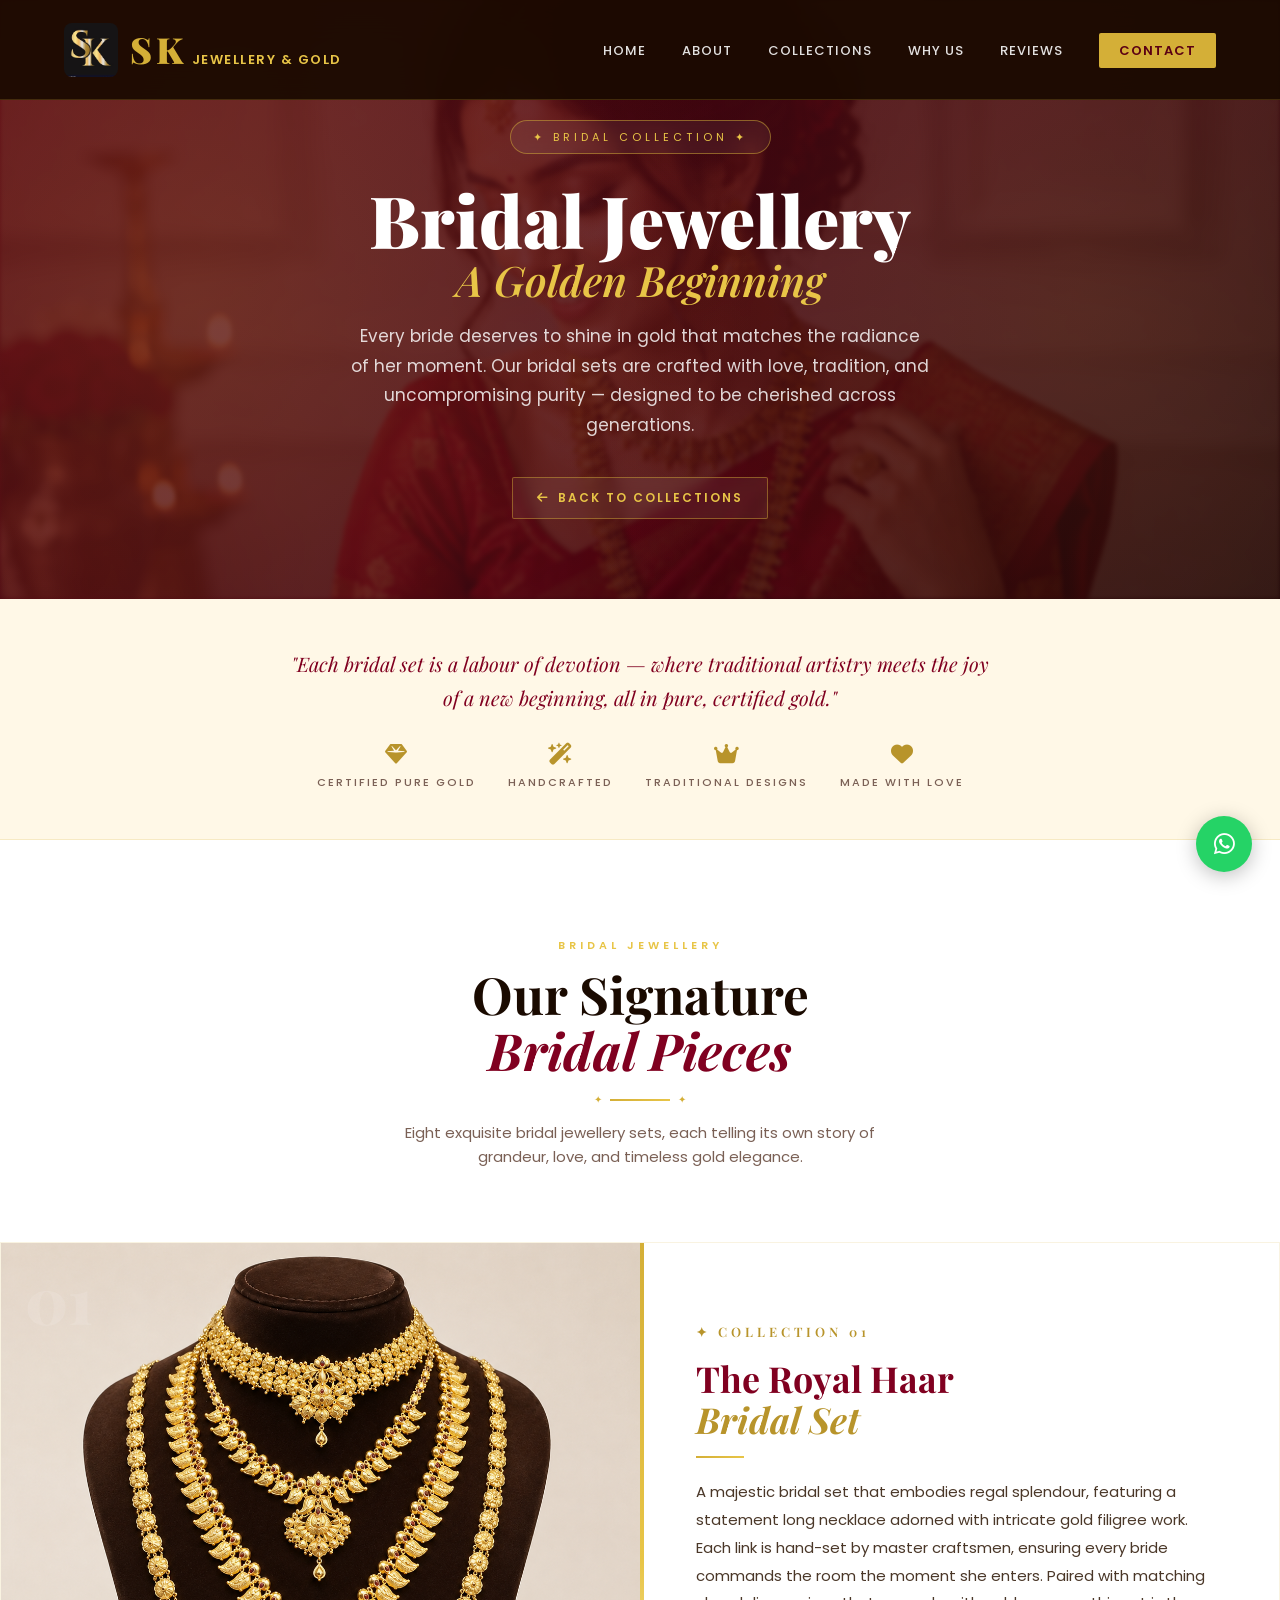
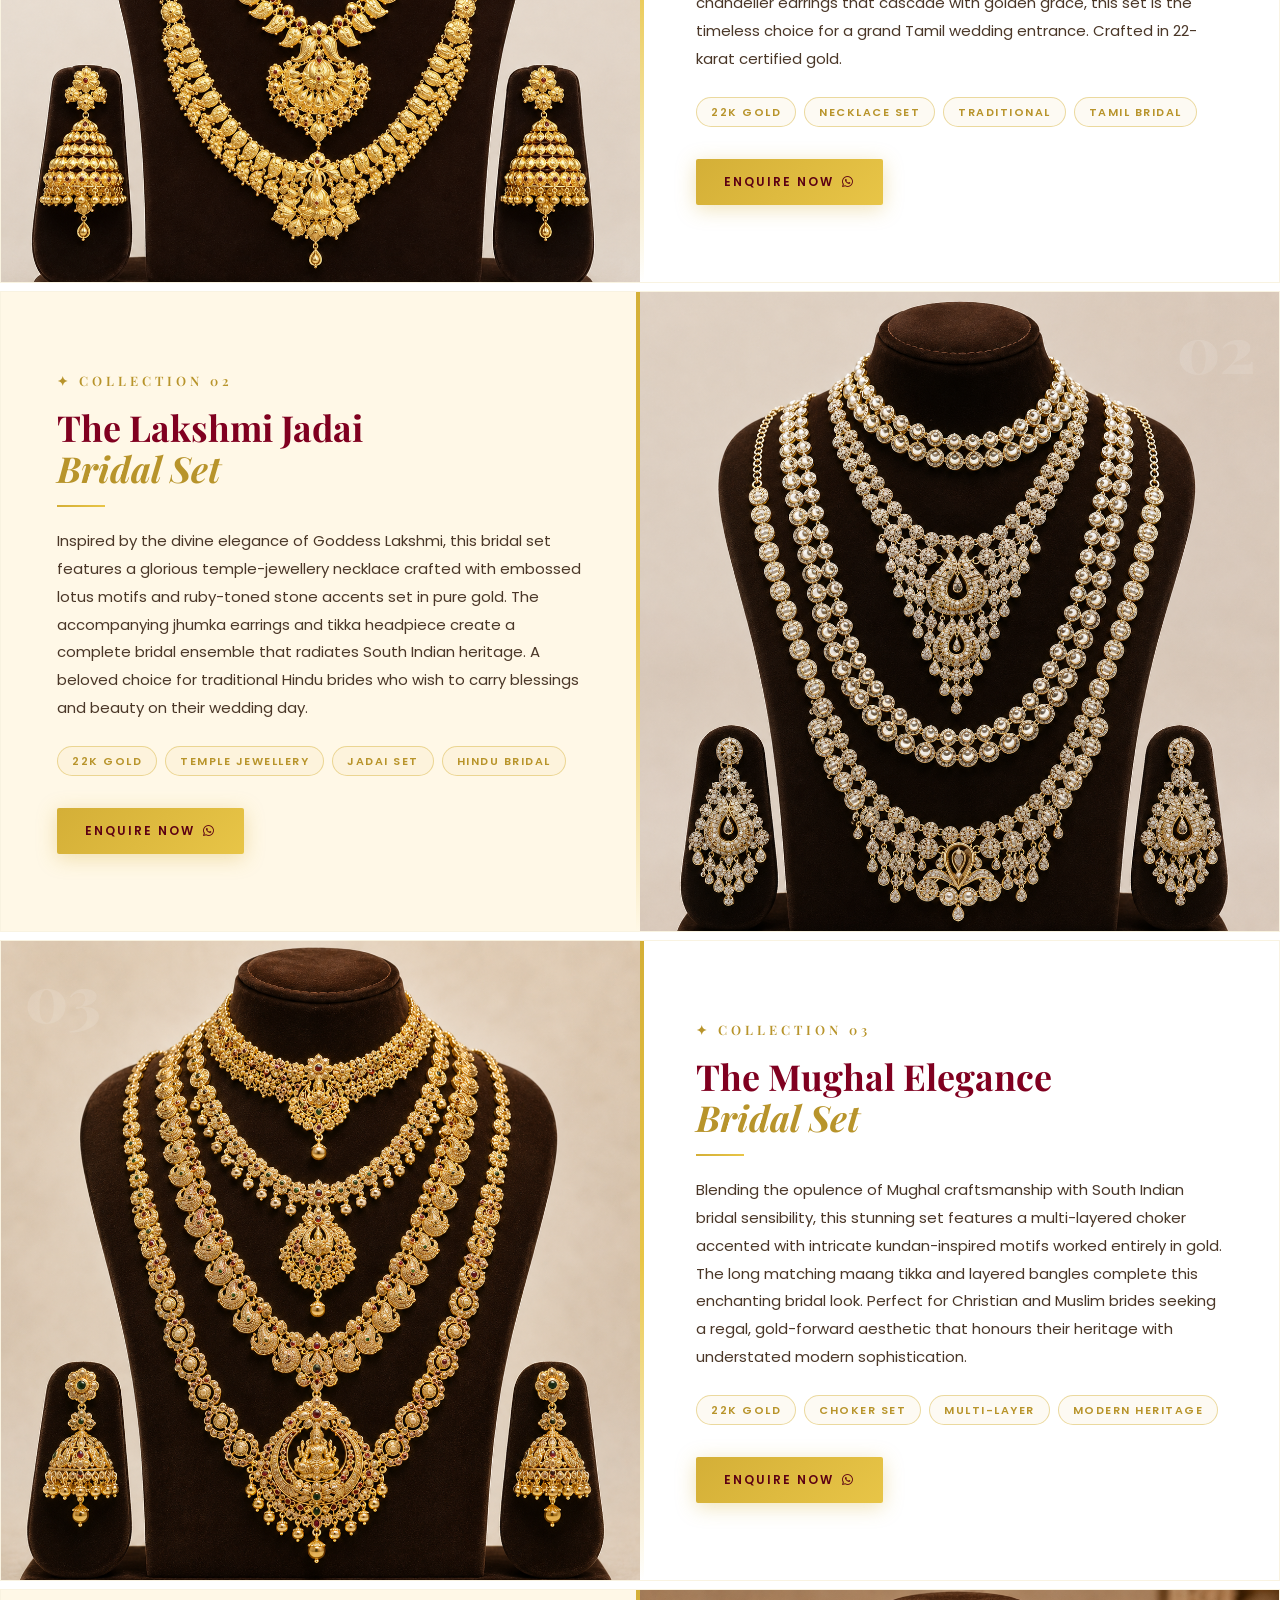
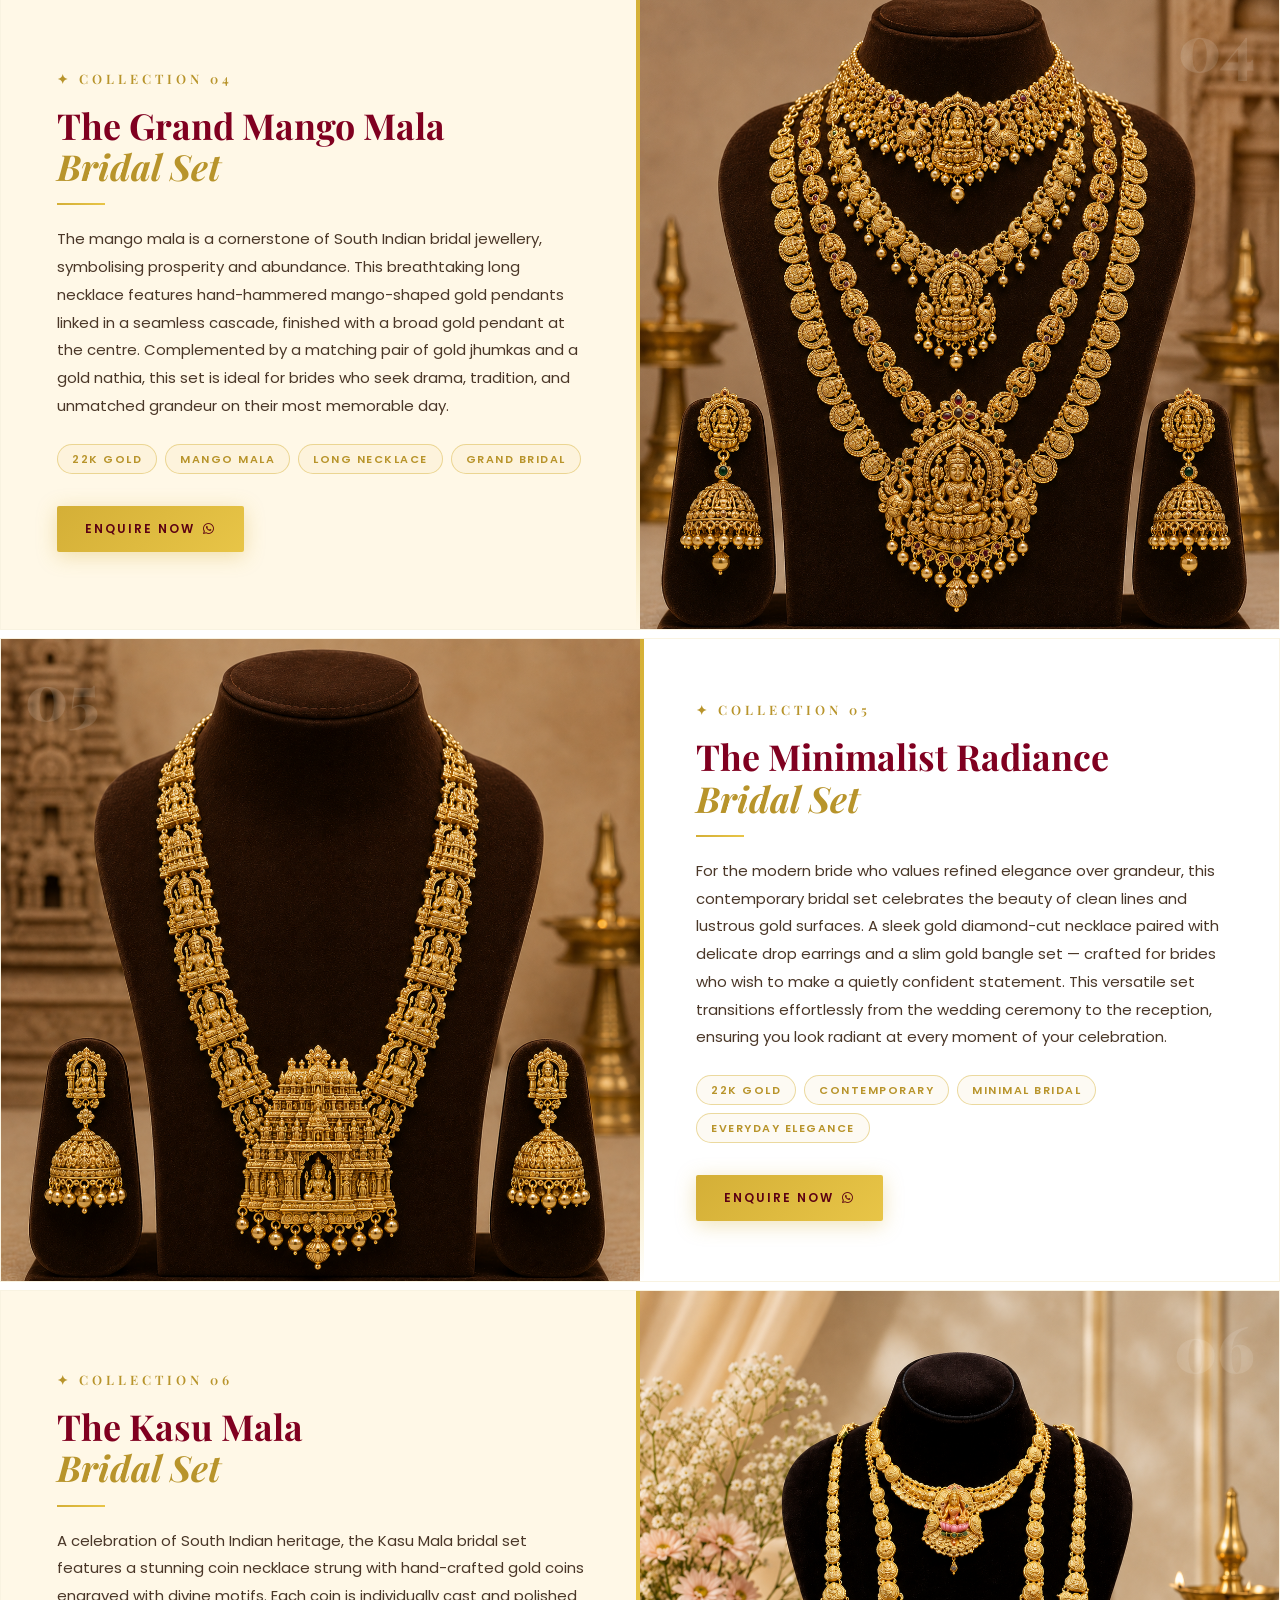
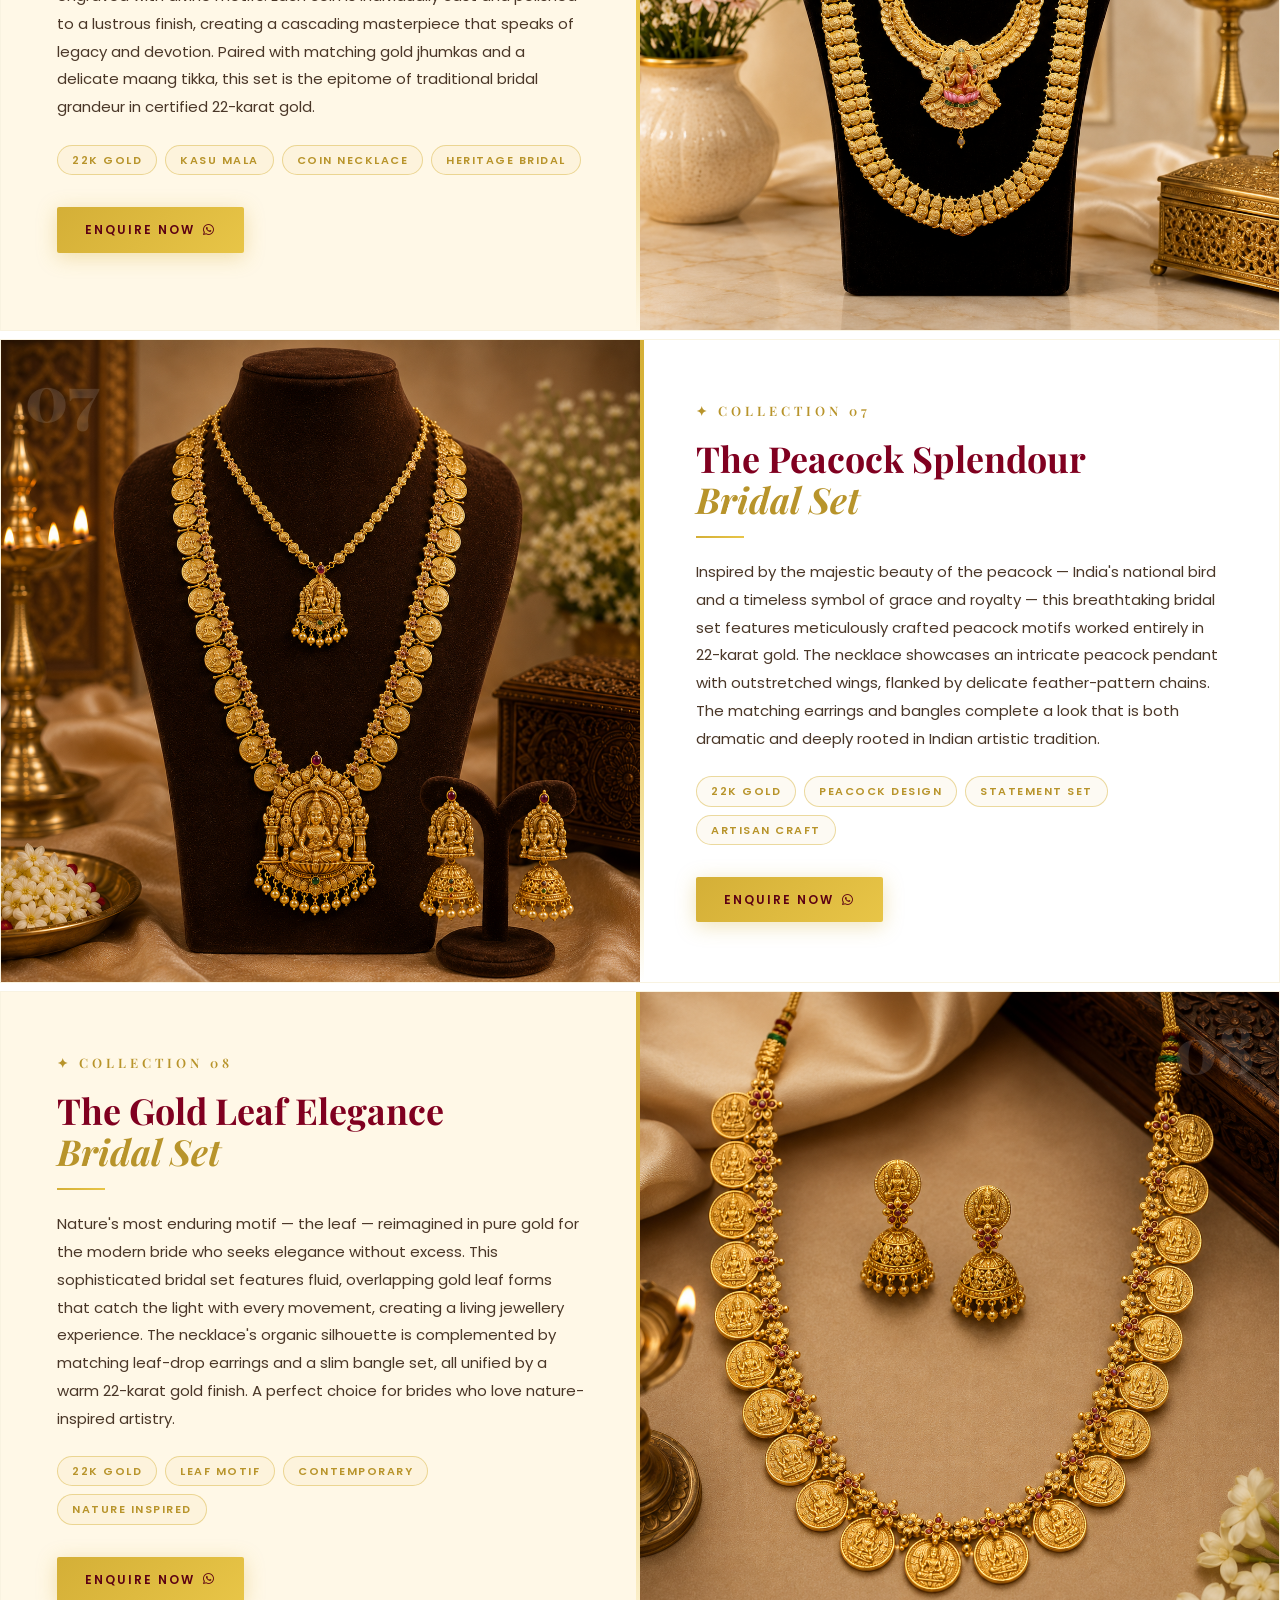
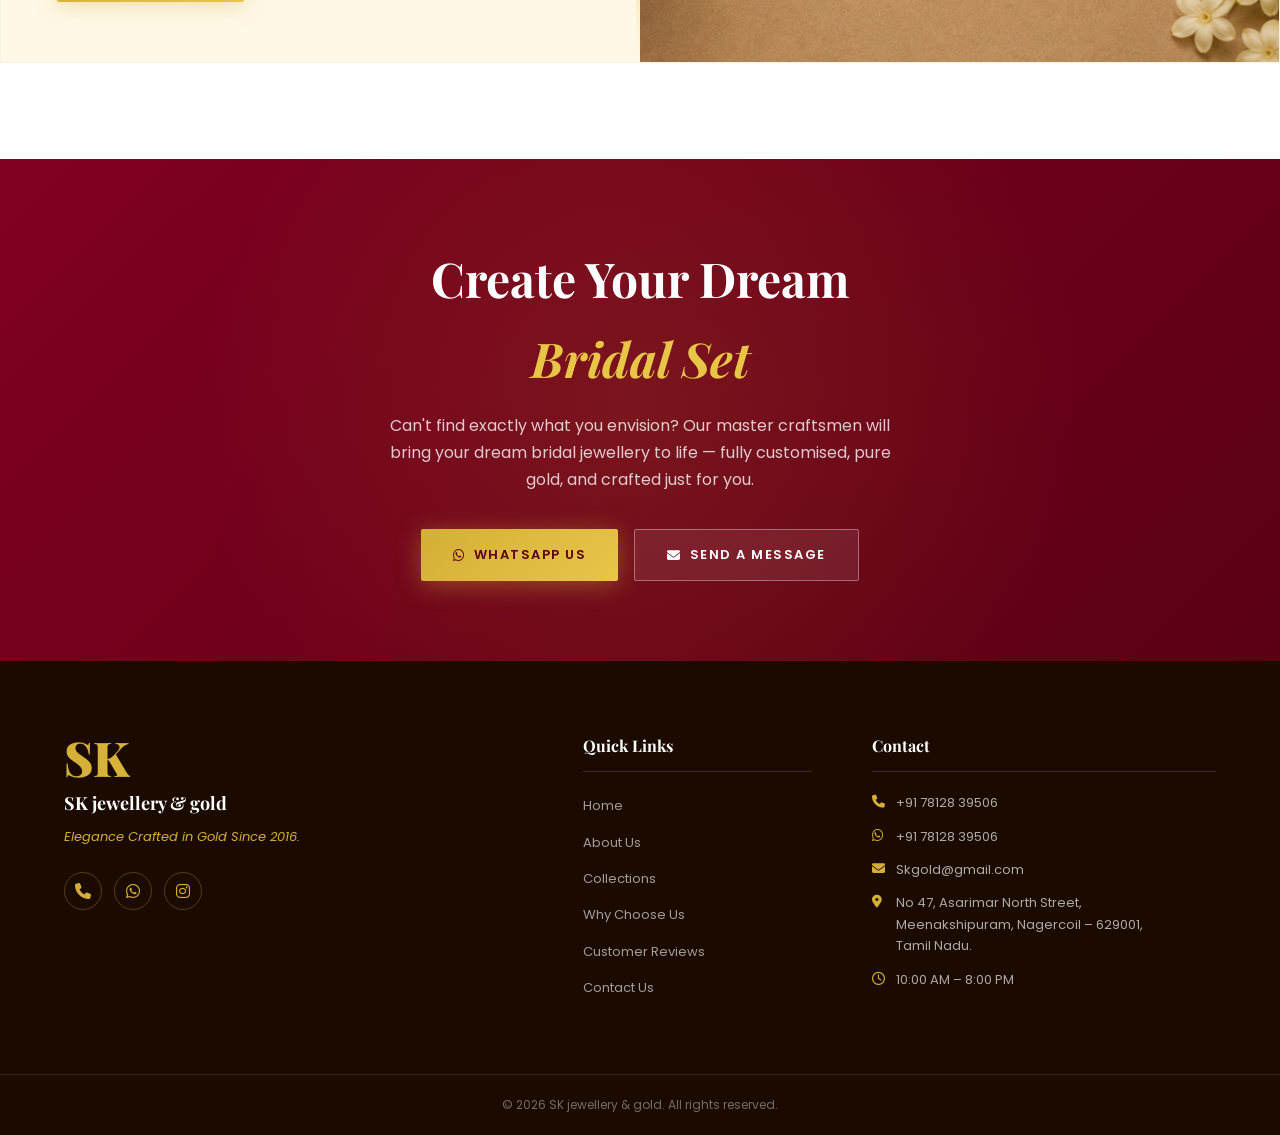
<file: bridal.html>
<!DOCTYPE html>
<html lang="en">
<head>
  <meta charset="UTF-8" />
  <meta name="viewport" content="width=device-width, initial-scale=1.0" />
  <title>Bridal Jewellery Collection – SK jewellery & gold</title>
  <meta name="description" content="Explore SK jewellery & gold's exquisite Bridal Jewellery collection — resplendent sets crafted in pure gold to make every bride's special day truly golden." />
  <link rel="icon" href="/Favicon.png" type="image/x-png">
  <link rel="stylesheet" href="style.css" />
  <link rel="preconnect" href="https://fonts.googleapis.com" />
  <link rel="preconnect" href="https://fonts.gstatic.com" crossorigin />
  <link href="https://fonts.googleapis.com/css2?family=Playfair+Display:ital,wght@0,400;0,600;0,700;0,900;1,400;1,600&family=Poppins:wght@300;400;500;600&display=swap" rel="stylesheet" />
  <link rel="stylesheet" href="https://cdnjs.cloudflare.com/ajax/libs/font-awesome/6.5.0/css/all.min.css" />
  <style>
    /* ── BRIDAL PAGE SPECIFIC STYLES ── */

    /* Hero Banner */
    .bridal-hero {
      position: relative;
      min-height: 56vh;
      display: flex;
      align-items: center;
      justify-content: center;
      background: linear-gradient(135deg, var(--maroon-dark) 0%, #3d0010 60%, #1a0005 100%);
      overflow: hidden;
      padding: 120px 24px 80px;
    }
    .bridal-hero-bg {
      position: absolute;
      inset: 0;
      background-image: url('images/Bridal-Set.png');
      background-size: cover;
      background-position: center top;
      opacity: 0.18;
      filter: blur(2px);
    }
    .bridal-hero-pattern {
      position: absolute;
      inset: 0;
      background-image:
        radial-gradient(circle at 15% 50%, rgba(212,175,55,0.15) 0%, transparent 50%),
        radial-gradient(circle at 85% 50%, rgba(212,175,55,0.10) 0%, transparent 50%);
      pointer-events: none;
    }
    .bridal-hero-content {
      position: relative;
      z-index: 2;
      text-align: center;
      color: var(--white);
    }
    .bridal-hero-badge {
      display: inline-block;
      font-size: 11px;
      letter-spacing: 4px;
      text-transform: uppercase;
      color: var(--gold-soft);
      border: 1px solid rgba(212,175,55,0.5);
      padding: 7px 22px;
      border-radius: 50px;
      margin-bottom: 28px;
      backdrop-filter: blur(8px);
      background: rgba(255,255,255,0.06);
    }
    .bridal-hero-title {
      font-family: var(--font-display);
      font-size: clamp(38px, 6vw, 72px);
      font-weight: 900;
      line-height: 1.05;
      margin-bottom: 20px;
    }
    .bridal-hero-title span {
      display: block;
      color: var(--gold-soft);
      font-style: italic;
      font-size: clamp(24px, 3.5vw, 42px);
      font-weight: 600;
    }
    .bridal-hero-desc {
      font-size: clamp(14px, 1.6vw, 17px);
      color: rgba(255,255,255,0.82);
      max-width: 580px;
      margin: 0 auto 36px;
      line-height: 1.75;
    }
    .bridal-back-btn {
      display: inline-flex;
      align-items: center;
      gap: 8px;
      font-size: 12px;
      font-weight: 600;
      letter-spacing: 2px;
      text-transform: uppercase;
      color: var(--gold-soft);
      border: 1px solid rgba(212,175,55,0.45);
      padding: 10px 24px;
      border-radius: 2px;
      transition: var(--transition);
      backdrop-filter: blur(6px);
      background: rgba(255,255,255,0.06);
    }
    .bridal-back-btn:hover {
      background: var(--gold);
      color: var(--maroon-dark);
      border-color: var(--gold);
    }

    /* ── INTRO STRIP ── */
    .bridal-intro {
      background: var(--ivory);
      padding: 48px 0;
      text-align: center;
      border-bottom: 1px solid rgba(212,175,55,0.2);
    }
    .bridal-intro-inner {
      max-width: 760px;
      margin: 0 auto;
      padding: 0 24px;
    }
    .bridal-intro p {
      font-family: var(--font-display);
      font-size: clamp(16px, 2vw, 20px);
      font-style: italic;
      color: var(--maroon);
      line-height: 1.7;
    }
    .bridal-intro-icons {
      display: flex;
      justify-content: center;
      gap: 32px;
      margin-top: 28px;
      flex-wrap: wrap;
    }
    .bridal-intro-icon-item {
      display: flex;
      flex-direction: column;
      align-items: center;
      gap: 8px;
    }
    .bridal-intro-icon-item i {
      font-size: 22px;
      color: var(--gold-dark);
    }
    .bridal-intro-icon-item span {
      font-size: 11px;
      letter-spacing: 2px;
      text-transform: uppercase;
      color: var(--text-light);
      font-weight: 500;
    }

    /* ── COLLECTION GALLERY ── */
    .bridal-collection {
      background: #fff;
      padding: 96px 0;
    }
    .bridal-collection .section-header {
      margin-bottom: 72px;
    }

    /* Alternating full-width pieces */
    .bridal-piece {
      display: grid;
      grid-template-columns: 1fr 1fr;
      gap: 0;
      min-height: 520px;
      margin-bottom: 8px;
      overflow: hidden;
      border: 1px solid rgba(212,175,55,0.15);
    }
    .bridal-piece:last-child { margin-bottom: 0; }
    .bridal-piece.reverse { direction: rtl; }
    .bridal-piece.reverse > * { direction: ltr; }

    .bridal-piece-img {
      position: relative;
      overflow: hidden;
      min-height: 460px;
    }
    .bridal-piece-img img {
      width: 100%;
      height: 100%;
      object-fit: cover;
      object-position: center top;
      transition: transform 0.8s cubic-bezier(0.4, 0, 0.2, 1);
    }
    .bridal-piece:hover .bridal-piece-img img {
      transform: scale(1.06);
    }
    .bridal-piece-img-num {
      position: absolute;
      top: 24px;
      left: 24px;
      font-family: var(--font-display);
      font-size: 64px;
      font-weight: 900;
      color: rgba(255,255,255,0.12);
      line-height: 1;
      pointer-events: none;
      user-select: none;
    }
    .bridal-piece.reverse .bridal-piece-img-num {
      left: auto;
      right: 24px;
    }

    .bridal-piece-info {
      padding: 60px 56px;
      display: flex;
      flex-direction: column;
      justify-content: center;
      background: var(--white);
      position: relative;
    }
    .bridal-piece.reverse .bridal-piece-info {
      background: var(--ivory);
    }
    .bridal-piece-info::before {
      content: '';
      position: absolute;
      top: 0; left: 0;
      width: 4px;
      height: 100%;
      background: linear-gradient(to bottom, var(--gold), var(--gold-soft), transparent);
    }
    .bridal-piece.reverse .bridal-piece-info::before {
      left: auto;
      right: 0;
    }

    .bridal-piece-num {
      font-family: var(--font-display);
      font-size: 13px;
      font-weight: 600;
      letter-spacing: 4px;
      color: var(--gold-dark);
      text-transform: uppercase;
      margin-bottom: 16px;
    }
    .bridal-piece-name {
      font-family: var(--font-display);
      font-size: clamp(24px, 2.8vw, 36px);
      font-weight: 700;
      color: var(--maroon);
      line-height: 1.15;
      margin-bottom: 16px;
    }
    .bridal-piece-name em {
      font-style: italic;
      color: var(--gold-dark);
    }
    .bridal-piece-divider {
      width: 48px;
      height: 2px;
      background: linear-gradient(90deg, var(--gold), var(--gold-soft));
      margin-bottom: 20px;
      position: relative;
    }
    .bridal-piece-desc {
      font-size: 15px;
      color: var(--text-mid);
      line-height: 1.85;
      margin-bottom: 24px;
    }
    .bridal-piece-tags {
      display: flex;
      flex-wrap: wrap;
      gap: 8px;
      margin-bottom: 32px;
    }
    .bridal-tag {
      font-size: 11px;
      letter-spacing: 1.5px;
      text-transform: uppercase;
      font-weight: 600;
      padding: 5px 14px;
      border: 1px solid rgba(212,175,55,0.45);
      border-radius: 50px;
      color: var(--gold-dark);
      background: rgba(212,175,55,0.06);
    }
    .bridal-piece-cta {
      display: inline-flex;
      align-items: center;
      gap: 8px;
      font-size: 12px;
      font-weight: 600;
      letter-spacing: 2px;
      text-transform: uppercase;
      padding: 13px 28px;
      border-radius: 2px;
      background: linear-gradient(135deg, var(--gold), var(--gold-soft));
      color: var(--maroon-dark);
      box-shadow: 0 4px 20px rgba(212,175,55,0.35);
      transition: var(--transition);
      width: fit-content;
    }
    .bridal-piece-cta:hover {
      transform: translateY(-2px);
      box-shadow: 0 8px 30px rgba(212,175,55,0.55);
    }

    /* ── CTA BANNER ── */
    .bridal-cta-banner {
      background: linear-gradient(135deg, var(--maroon) 0%, var(--maroon-dark) 100%);
      padding: 80px 24px;
      text-align: center;
      position: relative;
      overflow: hidden;
    }
    .bridal-cta-banner::before {
      content: '';
      position: absolute;
      inset: 0;
      background-image: radial-gradient(circle at 50% 50%, rgba(212,175,55,0.12) 0%, transparent 65%);
      pointer-events: none;
    }
    .bridal-cta-banner h2 {
      font-family: var(--font-display);
      font-size: clamp(28px, 4vw, 48px);
      font-weight: 700;
      color: var(--white);
      margin-bottom: 14px;
      position: relative;
    }
    .bridal-cta-banner h2 em {
      color: var(--gold-soft);
      font-style: italic;
    }
    .bridal-cta-banner p {
      font-size: 16px;
      color: rgba(255,255,255,0.78);
      max-width: 520px;
      margin: 0 auto 36px;
      line-height: 1.7;
      position: relative;
    }
    .bridal-cta-btns {
      display: flex;
      gap: 16px;
      justify-content: center;
      flex-wrap: wrap;
      position: relative;
    }
    .btn-gold-light {
      background: linear-gradient(135deg, var(--gold), var(--gold-soft));
      color: var(--maroon-dark);
      box-shadow: 0 4px 24px rgba(212,175,55,0.4);
    }
    .btn-gold-light:hover {
      transform: translateY(-2px);
      box-shadow: 0 8px 32px rgba(212,175,55,0.65);
    }
    .btn-outline-light {
      background: rgba(255,255,255,0.08);
      color: var(--white);
      border: 1px solid rgba(255,255,255,0.35);
    }
    .btn-outline-light:hover {
      background: rgba(255,255,255,0.16);
      border-color: var(--gold-soft);
      color: var(--gold-soft);
      transform: translateY(-2px);
    }

    /* ── RESPONSIVE ── */
    @media (max-width: 900px) {
      .bridal-piece,
      .bridal-piece.reverse {
        grid-template-columns: 1fr;
        direction: ltr;
      }
      .bridal-piece.reverse > * { direction: ltr; }
      .bridal-piece-img { min-height: 320px; }
      .bridal-piece-info { padding: 40px 32px; }
      .bridal-piece-info::before { width: 100%; height: 4px; top: 0; left: 0; right: auto; bottom: auto; }
      .bridal-piece.reverse .bridal-piece-info::before { left: 0; right: auto; top: 0; height: 4px; width: 100%; }
    }
    @media (max-width: 600px) {
      .bridal-hero { min-height: auto; padding: 110px 20px 70px; }
      .bridal-piece-info { padding: 32px 24px; }
      .bridal-intro-icons { gap: 20px; }
      .bridal-collection { padding: 64px 0; }
    }
  </style>
</head>
<body>

  <!-- NAVBAR -->
  <nav id="navbar" class="navbar-dark-bg">
    <div class="nav-container">
      <a href="index.html" class="nav-brand">
        <img src="images/SK Gold Logo.png" alt="SK Jewellery logo" class="nav-logo" />
        <span class="brand-text"><span class="brand-sk-text">SK</span> jewellery & gold</span>
      </a>
      <button class="nav-toggle" id="navToggle" aria-label="Toggle menu">
        <span></span><span></span><span></span>
      </button>
      <ul class="nav-links" id="navLinks">
        <li><a href="index.html#home">Home</a></li>
        <li><a href="index.html#about">About</a></li>
        <li><a href="index.html#collections">Collections</a></li>
        <li><a href="index.html#why-us">Why Us</a></li>
        <li><a href="index.html#testimonials">Reviews</a></li>
        <li><a href="index.html#contact" class="nav-cta">Contact</a></li>
      </ul>
    </div>
  </nav>

  <!-- HERO BANNER -->
  <section class="bridal-hero">
    <div class="bridal-hero-bg"></div>
    <div class="bridal-hero-pattern"></div>
    <div class="bridal-hero-content reveal">
      <div class="bridal-hero-badge">✦ Bridal Collection ✦</div>
      <h1 class="bridal-hero-title">
        Bridal Jewellery
        <span>A Golden Beginning</span>
      </h1>
      <p class="bridal-hero-desc">
        Every bride deserves to shine in gold that matches the radiance of her moment.
        Our bridal sets are crafted with love, tradition, and uncompromising purity —
        designed to be cherished across generations.
      </p>
      <a href="index.html#collections" class="bridal-back-btn">
        <i class="fa-solid fa-arrow-left"></i> Back to Collections
      </a>
    </div>
  </section>

  <!-- INTRO STRIP -->
  <div class="bridal-intro">
    <div class="bridal-intro-inner">
      <p>"Each bridal set is a labour of devotion — where traditional artistry meets the joy of a new beginning, all in pure, certified gold."</p>
      <div class="bridal-intro-icons">
        <div class="bridal-intro-icon-item">
          <i class="fa-solid fa-gem"></i>
          <span>Certified Pure Gold</span>
        </div>
        <div class="bridal-intro-icon-item">
          <i class="fa-solid fa-wand-magic-sparkles"></i>
          <span>Handcrafted</span>
        </div>
        <div class="bridal-intro-icon-item">
          <i class="fa-solid fa-crown"></i>
          <span>Traditional Designs</span>
        </div>
        <div class="bridal-intro-icon-item">
          <i class="fa-solid fa-heart"></i>
          <span>Made with Love</span>
        </div>
      </div>
    </div>
  </div>

  <!-- COLLECTION GALLERY -->
  <section class="bridal-collection">
    <div class="container">
      <div class="section-header reveal">
        <p class="section-eyebrow">Bridal Jewellery</p>
        <h2 class="section-title">Our Signature<br/><em>Bridal Pieces</em></h2>
        <div class="gold-divider center"></div>
        <p class="section-desc">Eight exquisite bridal jewellery sets, each telling its own story of grandeur, love, and timeless gold elegance.</p>
      </div>
    </div>

    <!-- PIECE 1 -->
    <div class="bridal-piece reveal">
      <div class="bridal-piece-img">
        <div class="bridal-piece-img-num">01</div>
        <img src="images/Bridal-1.png" alt="Bridal Set 1 – The Royal Haar Collection" loading="lazy" />
      </div>
      <div class="bridal-piece-info">
        <p class="bridal-piece-num">✦ Collection 01</p>
        <h2 class="bridal-piece-name">The Royal Haar<br/><em>Bridal Set</em></h2>
        <div class="bridal-piece-divider"></div>
        <p class="bridal-piece-desc">
          A majestic bridal set that embodies regal splendour, featuring a statement long necklace
          adorned with intricate gold filigree work. Each link is hand-set by master craftsmen,
          ensuring every bride commands the room the moment she enters. Paired with matching
          chandelier earrings that cascade with golden grace, this set is the timeless choice for
          a grand Tamil wedding entrance. Crafted in 22-karat certified gold.
        </p>
        <div class="bridal-piece-tags">
          <span class="bridal-tag">22K Gold</span>
          <span class="bridal-tag">Necklace Set</span>
          <span class="bridal-tag">Traditional</span>
          <span class="bridal-tag">Tamil Bridal</span>
        </div>
        <a href="index.html#contact" class="bridal-piece-cta">
          Enquire Now <i class="fa-brands fa-whatsapp"></i>
        </a>
      </div>
    </div>

    <!-- PIECE 2 -->
    <div class="bridal-piece reverse reveal">
      <div class="bridal-piece-img">
        <div class="bridal-piece-img-num">02</div>
        <img src="images/Bridal-2.png" alt="Bridal Set 2 – The Lakshmi Jadai Collection" loading="lazy" />
      </div>
      <div class="bridal-piece-info">
        <p class="bridal-piece-num">✦ Collection 02</p>
        <h2 class="bridal-piece-name">The Lakshmi Jadai<br/><em>Bridal Set</em></h2>
        <div class="bridal-piece-divider"></div>
        <p class="bridal-piece-desc">
          Inspired by the divine elegance of Goddess Lakshmi, this bridal set features a glorious
          temple-jewellery necklace crafted with embossed lotus motifs and ruby-toned stone
          accents set in pure gold. The accompanying jhumka earrings and tikka headpiece create
          a complete bridal ensemble that radiates South Indian heritage. A beloved choice for
          traditional Hindu brides who wish to carry blessings and beauty on their wedding day.
        </p>
        <div class="bridal-piece-tags">
          <span class="bridal-tag">22K Gold</span>
          <span class="bridal-tag">Temple Jewellery</span>
          <span class="bridal-tag">Jadai Set</span>
          <span class="bridal-tag">Hindu Bridal</span>
        </div>
        <a href="index.html#contact" class="bridal-piece-cta">
          Enquire Now <i class="fa-brands fa-whatsapp"></i>
        </a>
      </div>
    </div>

    <!-- PIECE 3 -->
    <div class="bridal-piece reveal">
      <div class="bridal-piece-img">
        <div class="bridal-piece-img-num">03</div>
        <img src="images/Bridal-3.png" alt="Bridal Set 3 – The Mughal Elegance Collection" loading="lazy" />
      </div>
      <div class="bridal-piece-info">
        <p class="bridal-piece-num">✦ Collection 03</p>
        <h2 class="bridal-piece-name">The Mughal Elegance<br/><em>Bridal Set</em></h2>
        <div class="bridal-piece-divider"></div>
        <p class="bridal-piece-desc">
          Blending the opulence of Mughal craftsmanship with South Indian bridal sensibility,
          this stunning set features a multi-layered choker accented with intricate kundan-inspired
          motifs worked entirely in gold. The long matching maang tikka and layered bangles complete
          this enchanting bridal look. Perfect for Christian and Muslim brides seeking a regal,
          gold-forward aesthetic that honours their heritage with understated modern sophistication.
        </p>
        <div class="bridal-piece-tags">
          <span class="bridal-tag">22K Gold</span>
          <span class="bridal-tag">Choker Set</span>
          <span class="bridal-tag">Multi-layer</span>
          <span class="bridal-tag">Modern Heritage</span>
        </div>
        <a href="index.html#contact" class="bridal-piece-cta">
          Enquire Now <i class="fa-brands fa-whatsapp"></i>
        </a>
      </div>
    </div>

    <!-- PIECE 4 -->
    <div class="bridal-piece reverse reveal">
      <div class="bridal-piece-img">
        <div class="bridal-piece-img-num">04</div>
        <img src="images/Bridal-4.png" alt="Bridal Set 4 – The Grand Mango Mala Collection" loading="lazy" />
      </div>
      <div class="bridal-piece-info">
        <p class="bridal-piece-num">✦ Collection 04</p>
        <h2 class="bridal-piece-name">The Grand Mango Mala<br/><em>Bridal Set</em></h2>
        <div class="bridal-piece-divider"></div>
        <p class="bridal-piece-desc">
          The mango mala is a cornerstone of South Indian bridal jewellery, symbolising
          prosperity and abundance. This breathtaking long necklace features hand-hammered
          mango-shaped gold pendants linked in a seamless cascade, finished with a broad gold
          pendant at the centre. Complemented by a matching pair of gold jhumkas and a gold
          nathia, this set is ideal for brides who seek drama, tradition, and unmatched grandeur
          on their most memorable day.
        </p>
        <div class="bridal-piece-tags">
          <span class="bridal-tag">22K Gold</span>
          <span class="bridal-tag">Mango Mala</span>
          <span class="bridal-tag">Long Necklace</span>
          <span class="bridal-tag">Grand Bridal</span>
        </div>
        <a href="index.html#contact" class="bridal-piece-cta">
          Enquire Now <i class="fa-brands fa-whatsapp"></i>
        </a>
      </div>
    </div>

    <!-- PIECE 5 -->
    <div class="bridal-piece reveal">
      <div class="bridal-piece-img">
        <div class="bridal-piece-img-num">05</div>
        <img src="images/Bridal-5.png" alt="Bridal Set 5 – The Minimalist Radiance Collection" loading="lazy" />
      </div>
      <div class="bridal-piece-info">
        <p class="bridal-piece-num">✦ Collection 05</p>
        <h2 class="bridal-piece-name">The Minimalist Radiance<br/><em>Bridal Set</em></h2>
        <div class="bridal-piece-divider"></div>
        <p class="bridal-piece-desc">
          For the modern bride who values refined elegance over grandeur, this contemporary bridal
          set celebrates the beauty of clean lines and lustrous gold surfaces. A sleek gold
          diamond-cut necklace paired with delicate drop earrings and a slim gold bangle set — 
          crafted for brides who wish to make a quietly confident statement. This versatile set
          transitions effortlessly from the wedding ceremony to the reception, ensuring you
          look radiant at every moment of your celebration.
        </p>
        <div class="bridal-piece-tags">
          <span class="bridal-tag">22K Gold</span>
          <span class="bridal-tag">Contemporary</span>
          <span class="bridal-tag">Minimal Bridal</span>
          <span class="bridal-tag">Everyday Elegance</span>
        </div>
        <a href="index.html#contact" class="bridal-piece-cta">
          Enquire Now <i class="fa-brands fa-whatsapp"></i>
        </a>
      </div>
    </div>


    <!-- PIECE 6 -->
    <div class="bridal-piece reverse reveal">
      <div class="bridal-piece-img">
        <div class="bridal-piece-img-num">06</div>
        <img src="images/Bridal-6.png" alt="Bridal Set 6 – The Kasu Mala Bridal Set" loading="lazy" />
      </div>
      <div class="bridal-piece-info">
        <p class="bridal-piece-num">✦ Collection 06</p>
        <h2 class="bridal-piece-name">The Kasu Mala<br/><em>Bridal Set</em></h2>
        <div class="bridal-piece-divider"></div>
        <p class="bridal-piece-desc">
          A celebration of South Indian heritage, the Kasu Mala bridal set features a stunning
          coin necklace strung with hand-crafted gold coins engraved with divine motifs. Each
          coin is individually cast and polished to a lustrous finish, creating a cascading
          masterpiece that speaks of legacy and devotion. Paired with matching gold jhumkas
          and a delicate maang tikka, this set is the epitome of traditional bridal grandeur
          in certified 22-karat gold.
        </p>
        <div class="bridal-piece-tags">
          <span class="bridal-tag">22K Gold</span>
          <span class="bridal-tag">Kasu Mala</span>
          <span class="bridal-tag">Coin Necklace</span>
          <span class="bridal-tag">Heritage Bridal</span>
        </div>
        <a href="index.html#contact" class="bridal-piece-cta">
          Enquire Now <i class="fa-brands fa-whatsapp"></i>
        </a>
      </div>
    </div>

    <!-- PIECE 7 -->
    <div class="bridal-piece reveal">
      <div class="bridal-piece-img">
        <div class="bridal-piece-img-num">07</div>
        <img src="images/Bridal-7.png" alt="Bridal Set 7 – The Peacock Splendour Bridal Set" loading="lazy" />
      </div>
      <div class="bridal-piece-info">
        <p class="bridal-piece-num">✦ Collection 07</p>
        <h2 class="bridal-piece-name">The Peacock Splendour<br/><em>Bridal Set</em></h2>
        <div class="bridal-piece-divider"></div>
        <p class="bridal-piece-desc">
          Inspired by the majestic beauty of the peacock — India's national bird and a timeless
          symbol of grace and royalty — this breathtaking bridal set features meticulously
          crafted peacock motifs worked entirely in 22-karat gold. The necklace showcases an
          intricate peacock pendant with outstretched wings, flanked by delicate feather-pattern
          chains. The matching earrings and bangles complete a look that is both dramatic and
          deeply rooted in Indian artistic tradition.
        </p>
        <div class="bridal-piece-tags">
          <span class="bridal-tag">22K Gold</span>
          <span class="bridal-tag">Peacock Design</span>
          <span class="bridal-tag">Statement Set</span>
          <span class="bridal-tag">Artisan Craft</span>
        </div>
        <a href="index.html#contact" class="bridal-piece-cta">
          Enquire Now <i class="fa-brands fa-whatsapp"></i>
        </a>
      </div>
    </div>

    <!-- PIECE 8 -->
    <div class="bridal-piece reverse reveal">
      <div class="bridal-piece-img">
        <div class="bridal-piece-img-num">08</div>
        <img src="images/Bridal-8.png" alt="Bridal Set 8 – The Gold Leaf Elegance Bridal Set" loading="lazy" />
      </div>
      <div class="bridal-piece-info">
        <p class="bridal-piece-num">✦ Collection 08</p>
        <h2 class="bridal-piece-name">The Gold Leaf Elegance<br/><em>Bridal Set</em></h2>
        <div class="bridal-piece-divider"></div>
        <p class="bridal-piece-desc">
          Nature's most enduring motif — the leaf — reimagined in pure gold for the modern bride
          who seeks elegance without excess. This sophisticated bridal set features fluid,
          overlapping gold leaf forms that catch the light with every movement, creating a
          living jewellery experience. The necklace's organic silhouette is complemented by
          matching leaf-drop earrings and a slim bangle set, all unified by a warm 22-karat
          gold finish. A perfect choice for brides who love nature-inspired artistry.
        </p>
        <div class="bridal-piece-tags">
          <span class="bridal-tag">22K Gold</span>
          <span class="bridal-tag">Leaf Motif</span>
          <span class="bridal-tag">Contemporary</span>
          <span class="bridal-tag">Nature Inspired</span>
        </div>
        <a href="index.html#contact" class="bridal-piece-cta">
          Enquire Now <i class="fa-brands fa-whatsapp"></i>
        </a>
      </div>
    </div>

  </section>

  <!-- CTA BANNER -->
  <section class="bridal-cta-banner">
    <h2>Create Your Dream<br/><em>Bridal Set</em></h2>
    <p>Can't find exactly what you envision? Our master craftsmen will bring your dream bridal jewellery to life — fully customised, pure gold, and crafted just for you.</p>
    <div class="bridal-cta-btns">
      <a href="https://wa.me/917812839506" target="_blank" class="btn btn-gold-light">
        <i class="fa-brands fa-whatsapp"></i> WhatsApp Us
      </a>
      <a href="index.html#contact" class="btn btn-outline-light">
        <i class="fa-solid fa-envelope"></i> Send a Message
      </a>
    </div>
  </section>

  <!-- FOOTER -->
  <footer class="footer">
    <div class="footer-top">
      <div class="container footer-grid">
        <div class="footer-brand">
          <div class="footer-logo">SK</div>
          <p class="footer-name">SK jewellery & gold</p>
          <p class="footer-tagline">Elegance Crafted in Gold Since 2016.</p>
          <div class="footer-social">
            <a href="tel:+917812839506"><i class="fa-solid fa-phone"></i></a>
            <a href="https://wa.me/917812839506" target="_blank"><i class="fa-brands fa-whatsapp"></i></a>
            <a href="https://instagram.com" target="_blank"><i class="fa-brands fa-instagram"></i></a>
          </div>
        </div>
        <div class="footer-links">
          <h4>Quick Links</h4>
          <ul>
            <li><a href="index.html#home">Home</a></li>
            <li><a href="index.html#about">About Us</a></li>
            <li><a href="index.html#collections">Collections</a></li>
            <li><a href="index.html#why-us">Why Choose Us</a></li>
            <li><a href="index.html#testimonials">Customer Reviews</a></li>
            <li><a href="index.html#contact">Contact Us</a></li>
          </ul>
        </div>
        <div class="footer-contact">
          <h4>Contact</h4>
          <p><i class="fa-solid fa-phone"></i> +91 78128 39506</p>
          <p><i class="fa-brands fa-whatsapp"></i> +91 78128 39506</p>
          <p><i class="fa-solid fa-envelope"></i> <a href="mailto:Skgold@gmail.com">Skgold@gmail.com</a></p>
          <p><i class="fa-solid fa-location-dot"></i> No 47, Asarimar North Street,<br/>Meenakshipuram, Nagercoil – 629001,<br/>Tamil Nadu.</p>
          <p><i class="fa-regular fa-clock"></i> 10:00 AM – 8:00 PM</p>
        </div>
      </div>
    </div>
    <div class="footer-bottom">
      <p>© 2026 SK jewellery & gold. All rights reserved.</p>
    </div>
  </footer>

  <!-- FLOATING BUTTONS -->
  <div class="float-btns">
    <a href="https://wa.me/917812839506" target="_blank" class="float-btn whatsapp-float" title="WhatsApp">
      <i class="fa-brands fa-whatsapp"></i>
    </a>
  </div>

  <!-- BACK TO TOP -->
  <button id="backToTop" title="Back to top"><i class="fa-solid fa-chevron-up"></i></button>

  <script>
    // ── NAVBAR SCROLL
    const navbar = document.getElementById('navbar');
    const navToggle = document.getElementById('navToggle');
    const navLinks = document.getElementById('navLinks');

    window.addEventListener('scroll', () => {
      navbar.classList.toggle('scrolled', window.scrollY > 60);
    });
    navToggle.addEventListener('click', () => {
      navLinks.classList.toggle('open');
      navToggle.classList.toggle('active');
    });
    navLinks.querySelectorAll('a').forEach(link => {
      link.addEventListener('click', () => {
        navLinks.classList.remove('open');
        navToggle.classList.remove('active');
      });
    });

    // ── SCROLL REVEAL
    const revealEls = document.querySelectorAll('.reveal, .reveal-left, .reveal-right');
    const observer = new IntersectionObserver((entries) => {
      entries.forEach((entry) => {
        if (entry.isIntersecting) {
          entry.target.classList.add('visible');
          observer.unobserve(entry.target);
        }
      });
    }, { threshold: 0.1, rootMargin: '0px 0px -40px 0px' });
    revealEls.forEach(el => observer.observe(el));

    // ── BACK TO TOP
    const backToTop = document.getElementById('backToTop');
    window.addEventListener('scroll', () => {
      backToTop.classList.toggle('visible', window.scrollY > 400);
    });
    backToTop.addEventListener('click', () => {
      window.scrollTo({ top: 0, behavior: 'smooth' });
    });
  </script>
</body>
</html>
</file>
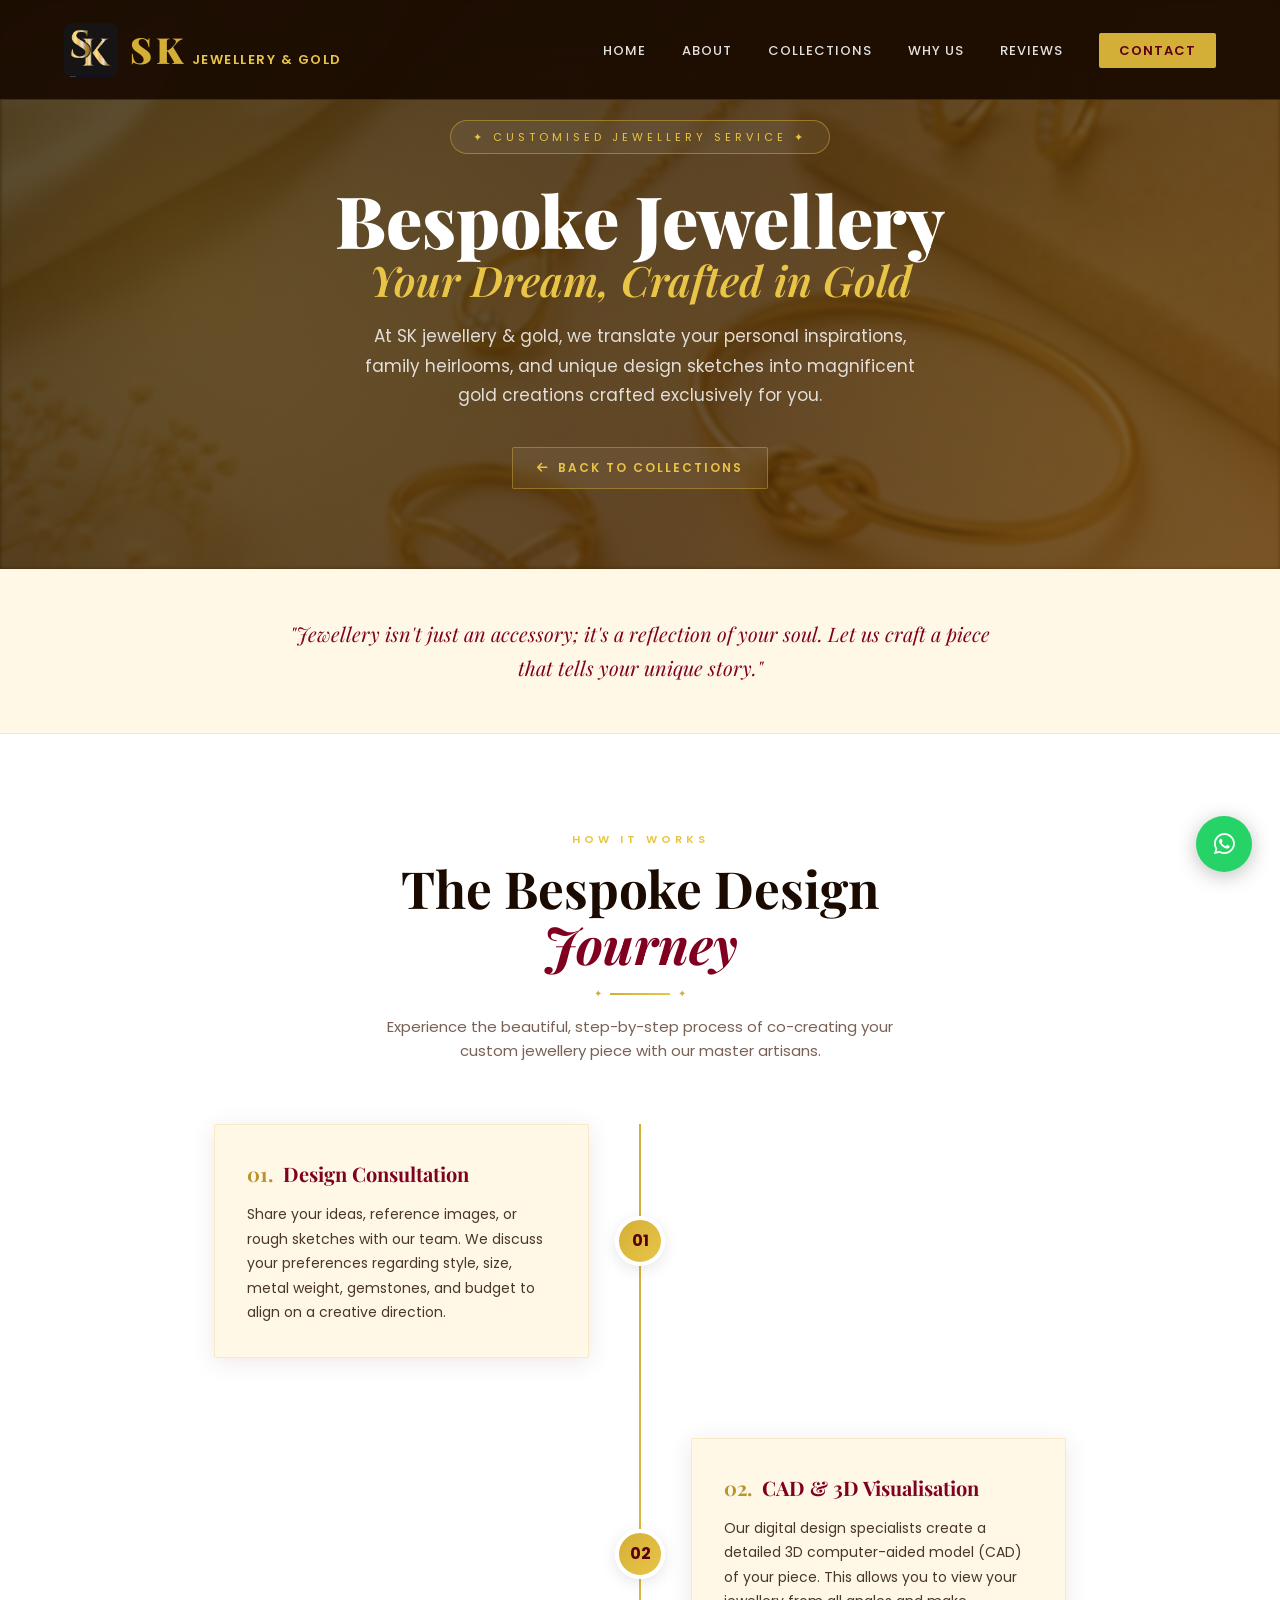
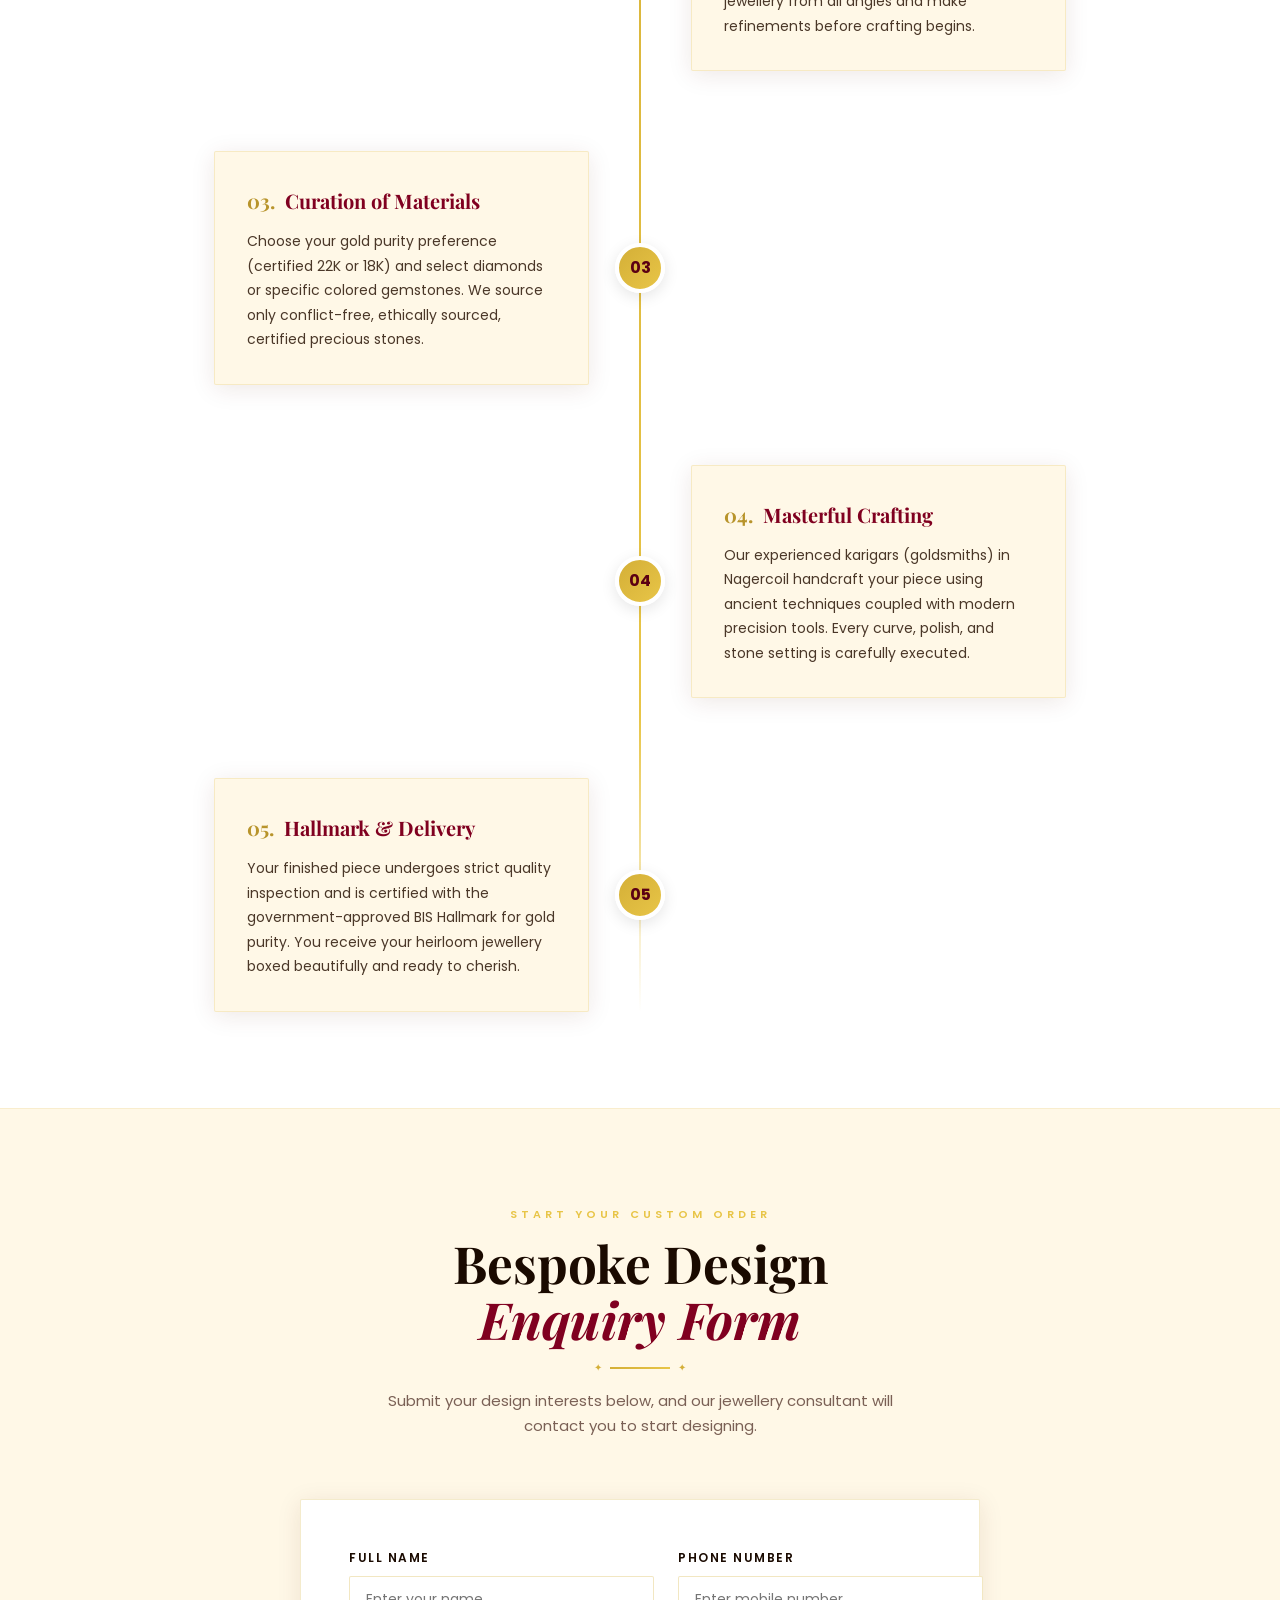
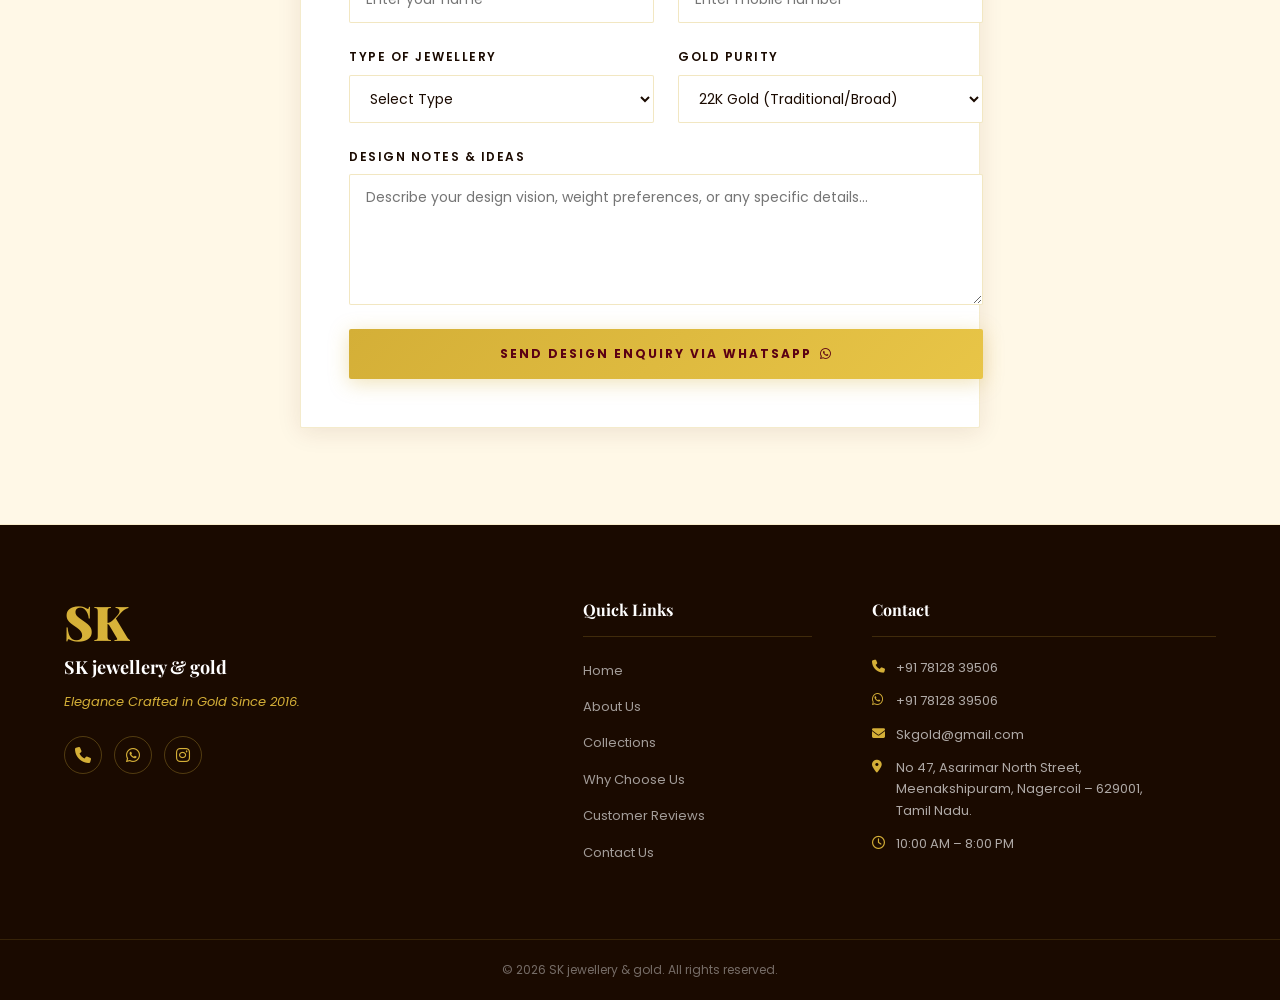
<file: customised-jewellery.html>
<!DOCTYPE html>
<html lang="en">
<head>
  <meta charset="UTF-8" />
  <meta name="viewport" content="width=device-width, initial-scale=1.0" />
  <title>Bespoke Customised Jewellery – SK jewellery & gold</title>
  <meta name="description" content="Bring your jewellery dreams to life with SK jewellery & gold's Bespoke Customisation service. Handcrafted in 22K and 18K gold by Nagercoil's finest artisans." />
  <link rel="icon" href="/Favicon.png" type="image/x-png">
  <link rel="stylesheet" href="style.css" />
  <link rel="preconnect" href="https://fonts.googleapis.com" />
  <link rel="preconnect" href="https://fonts.gstatic.com" crossorigin />
  <link href="https://fonts.googleapis.com/css2?family=Playfair+Display:ital,wght@0,400;0,600;0,700;0,900;1,400;1,600&family=Poppins:wght@300;400;500;600&display=swap" rel="stylesheet" />
  <link rel="stylesheet" href="https://cdnjs.cloudflare.com/ajax/libs/font-awesome/6.5.0/css/all.min.css" />
  <style>
    /* ── CUSTOMISATION PAGE SPECIFIC STYLES ── */

    /* Hero Banner */
    .custom-hero {
      position: relative;
      min-height: 56vh;
      display: flex;
      align-items: center;
      justify-content: center;
      background: linear-gradient(135deg, #1f1405 0%, #3d2203 60%, #5c3406 100%);
      overflow: hidden;
      padding: 120px 24px 80px;
    }
    .custom-hero-bg {
      position: absolute;
      inset: 0;
      background-image: url('images/Customised-Jewels.png');
      background-size: cover;
      background-position: center center;
      opacity: 0.18;
      filter: blur(2px);
    }
    .custom-hero-pattern {
      position: absolute;
      inset: 0;
      background-image:
        radial-gradient(circle at 15% 50%, rgba(212,175,55,0.18) 0%, transparent 50%),
        radial-gradient(circle at 85% 50%, rgba(212,175,55,0.12) 0%, transparent 50%);
      pointer-events: none;
    }
    .custom-hero-content {
      position: relative;
      z-index: 2;
      text-align: center;
      color: var(--white);
    }
    .custom-hero-badge {
      display: inline-block;
      font-size: 11px;
      letter-spacing: 4px;
      text-transform: uppercase;
      color: var(--gold-soft);
      border: 1px solid rgba(212,175,55,0.5);
      padding: 7px 22px;
      border-radius: 50px;
      margin-bottom: 28px;
      backdrop-filter: blur(8px);
      background: rgba(255,255,255,0.06);
    }
    .custom-hero-title {
      font-family: var(--font-display);
      font-size: clamp(38px, 6vw, 72px);
      font-weight: 900;
      line-height: 1.05;
      margin-bottom: 20px;
    }
    .custom-hero-title span {
      display: block;
      color: var(--gold-soft);
      font-style: italic;
      font-size: clamp(24px, 3.5vw, 42px);
      font-weight: 600;
    }
    .custom-hero-desc {
      font-size: clamp(14px, 1.6vw, 17px);
      color: rgba(255,255,255,0.82);
      max-width: 580px;
      margin: 0 auto 36px;
      line-height: 1.75;
    }
    .custom-back-btn {
      display: inline-flex;
      align-items: center;
      gap: 8px;
      font-size: 12px;
      font-weight: 600;
      letter-spacing: 2px;
      text-transform: uppercase;
      color: var(--gold-soft);
      border: 1px solid rgba(212,175,55,0.45);
      padding: 10px 24px;
      border-radius: 2px;
      transition: var(--transition);
      backdrop-filter: blur(6px);
      background: rgba(255,255,255,0.06);
    }
    .custom-back-btn:hover {
      background: var(--gold);
      color: var(--maroon-dark);
      border-color: var(--gold);
    }

    /* ── INTRO STRIP ── */
    .custom-intro {
      background: var(--ivory);
      padding: 48px 0;
      text-align: center;
      border-bottom: 1px solid rgba(212,175,55,0.2);
    }
    .custom-intro-inner {
      max-width: 760px;
      margin: 0 auto;
      padding: 0 24px;
    }
    .custom-intro p {
      font-family: var(--font-display);
      font-size: clamp(16px, 2vw, 20px);
      font-style: italic;
      color: var(--maroon);
      line-height: 1.7;
    }

    /* ── THE JOURNEY ── */
    .journey-section {
      padding: 96px 0;
      background: var(--white);
    }
    .journey-timeline {
      max-width: 900px;
      margin: 60px auto 0;
      position: relative;
      padding: 0 24px;
    }
    .journey-timeline::before {
      content: '';
      position: absolute;
      top: 0; bottom: 0; left: 50%;
      width: 2px;
      background: linear-gradient(to bottom, var(--gold) 0%, var(--gold-soft) 80%, transparent 100%);
      transform: translateX(-50%);
    }
    .journey-step {
      display: flex;
      justify-content: space-between;
      align-items: center;
      margin-bottom: 80px;
      position: relative;
    }
    .journey-step:last-child {
      margin-bottom: 0;
    }
    .journey-content {
      width: 44%;
      background: var(--ivory);
      padding: 32px;
      border-radius: 2px;
      border: 1px solid rgba(212,175,55,0.2);
      box-shadow: var(--shadow-soft);
      position: relative;
    }
    .journey-content h3 {
      font-family: var(--font-display);
      font-size: 20px;
      color: var(--maroon);
      margin-bottom: 12px;
      display: flex;
      align-items: center;
      gap: 10px;
    }
    .journey-content h3 span {
      color: var(--gold-dark);
      font-weight: 700;
    }
    .journey-content p {
      font-size: 14px;
      color: var(--text-mid);
      line-height: 1.75;
    }
    .journey-icon {
      width: 50px;
      height: 50px;
      border-radius: 50%;
      background: linear-gradient(135deg, var(--gold), var(--gold-soft));
      border: 4px solid var(--white);
      box-shadow: 0 4px 15px rgba(0,0,0,0.1);
      display: flex;
      align-items: center;
      justify-content: center;
      color: var(--maroon-dark);
      font-size: 16px;
      font-weight: 700;
      position: absolute;
      left: 50%;
      transform: translateX(-50%);
      z-index: 2;
    }
    .journey-step:nth-child(even) {
      flex-direction: row-reverse;
    }

    /* ── FORM SECTION ── */
    .enquiry-section {
      background: var(--ivory);
      padding: 96px 0;
      border-top: 1px solid rgba(212,175,55,0.15);
      border-bottom: 1px solid rgba(212,175,55,0.15);
    }
    .form-container {
      max-width: 680px;
      margin: 0 auto;
      background: var(--white);
      padding: 48px;
      border-radius: 2px;
      border: 1px solid rgba(212,175,55,0.25);
      box-shadow: var(--shadow-soft);
    }
    .custom-form {
      display: grid;
      grid-template-columns: 1fr 1fr;
      gap: 24px;
    }
    .form-group {
      display: flex;
      flex-direction: column;
      gap: 8px;
    }
    .form-group.full-width {
      grid-column: 1 / -1;
    }
    .form-group label {
      font-size: 12px;
      font-weight: 600;
      letter-spacing: 1.5px;
      text-transform: uppercase;
      color: var(--text-dark);
    }
    .form-group input,
    .form-group select,
    .form-group textarea {
      padding: 12px 16px;
      border: 1px solid rgba(212,175,55,0.3);
      font-family: inherit;
      font-size: 14px;
      color: var(--text-dark);
      background: var(--white);
      outline: none;
      transition: var(--transition);
      border-radius: 2px;
    }
    .form-group input:focus,
    .form-group select:focus,
    .form-group textarea:focus {
      border-color: var(--maroon);
      box-shadow: 0 0 0 3px rgba(106, 17, 34, 0.08);
    }
    .submit-btn {
      grid-column: 1 / -1;
      padding: 16px;
      font-family: inherit;
      font-size: 12px;
      font-weight: 700;
      letter-spacing: 2px;
      text-transform: uppercase;
      color: var(--maroon-dark);
      background: linear-gradient(135deg, var(--gold), var(--gold-soft));
      border: none;
      border-radius: 2px;
      cursor: pointer;
      display: flex;
      align-items: center;
      justify-content: center;
      gap: 8px;
      box-shadow: 0 4px 20px rgba(212,175,55,0.35);
      transition: var(--transition);
    }
    .submit-btn:hover {
      transform: translateY(-2px);
      box-shadow: 0 8px 30px rgba(212,175,55,0.55);
    }

    /* ── RESPONSIVE ── */
    @media (max-width: 768px) {
      .journey-timeline::before {
        left: 24px;
      }
      .journey-step {
        flex-direction: column;
        align-items: flex-start;
        margin-bottom: 50px;
      }
      .journey-step:nth-child(even) {
        flex-direction: column;
      }
      .journey-content {
        width: calc(100% - 32px);
        margin-left: 56px;
      }
      .journey-icon {
        left: 24px;
        transform: translateX(-50%);
      }
      .custom-form {
        grid-template-columns: 1fr;
      }
      .form-container {
        padding: 32px 24px;
      }
      .journey-section,
      .enquiry-section {
        padding: 64px 0;
      }
    }
  </style>
</head>
<body>

  <!-- NAVBAR -->
  <nav id="navbar" class="navbar-dark-bg">
    <div class="nav-container">
      <a href="index.html" class="nav-brand">
        <img src="images/SK Gold Logo.png" alt="SK Jewellery logo" class="nav-logo" />
        <span class="brand-text"><span class="brand-sk-text">SK</span> jewellery & gold</span>
      </a>
      <button class="nav-toggle" id="navToggle" aria-label="Toggle menu">
        <span></span><span></span><span></span>
      </button>
      <ul class="nav-links" id="navLinks">
        <li><a href="index.html#home">Home</a></li>
        <li><a href="index.html#about">About</a></li>
        <li><a href="index.html#collections">Collections</a></li>
        <li><a href="index.html#why-us">Why Us</a></li>
        <li><a href="index.html#testimonials">Reviews</a></li>
        <li><a href="index.html#contact" class="nav-cta">Contact</a></li>
      </ul>
    </div>
  </nav>

  <!-- HERO BANNER -->
  <section class="custom-hero">
    <div class="custom-hero-bg"></div>
    <div class="custom-hero-pattern"></div>
    <div class="custom-hero-content reveal">
      <div class="custom-hero-badge">✦ Customised Jewellery Service ✦</div>
      <h1 class="custom-hero-title">
        Bespoke Jewellery
        <span>Your Dream, Crafted in Gold</span>
      </h1>
      <p class="custom-hero-desc">
        At SK jewellery & gold, we translate your personal inspirations, family heirlooms, and unique design sketches into magnificent gold creations crafted exclusively for you.
      </p>
      <a href="index.html#collections" class="custom-back-btn">
        <i class="fa-solid fa-arrow-left"></i> Back to Collections
      </a>
    </div>
  </section>

  <!-- INTRO STRIP -->
  <div class="custom-intro">
    <div class="custom-intro-inner">
      <p>"Jewellery isn't just an accessory; it's a reflection of your soul. Let us craft a piece that tells your unique story."</p>
    </div>
  </div>

  <!-- THE CUSTOMISATION JOURNEY -->
  <section class="journey-section">
    <div class="container">
      <div class="section-header reveal">
        <p class="section-eyebrow">How It Works</p>
        <h2 class="section-title">The Bespoke Design<br/><em>Journey</em></h2>
        <div class="gold-divider center"></div>
        <p class="section-desc">Experience the beautiful, step-by-step process of co-creating your custom jewellery piece with our master artisans.</p>
      </div>

      <div class="journey-timeline">
        
        <!-- STEP 1 -->
        <div class="journey-step reveal">
          <div class="journey-icon">01</div>
          <div class="journey-content">
            <h3><span>01.</span> Design Consultation</h3>
            <p>Share your ideas, reference images, or rough sketches with our team. We discuss your preferences regarding style, size, metal weight, gemstones, and budget to align on a creative direction.</p>
          </div>
        </div>

        <!-- STEP 2 -->
        <div class="journey-step reveal">
          <div class="journey-icon">02</div>
          <div class="journey-content">
            <h3><span>02.</span> CAD &amp; 3D Visualisation</h3>
            <p>Our digital design specialists create a detailed 3D computer-aided model (CAD) of your piece. This allows you to view your jewellery from all angles and make refinements before crafting begins.</p>
          </div>
        </div>

        <!-- STEP 3 -->
        <div class="journey-step reveal">
          <div class="journey-icon">03</div>
          <div class="journey-content">
            <h3><span>03.</span> Curation of Materials</h3>
            <p>Choose your gold purity preference (certified 22K or 18K) and select diamonds or specific colored gemstones. We source only conflict-free, ethically sourced, certified precious stones.</p>
          </div>
        </div>

        <!-- STEP 4 -->
        <div class="journey-step reveal">
          <div class="journey-icon">04</div>
          <div class="journey-content">
            <h3><span>04.</span> Masterful Crafting</h3>
            <p>Our experienced karigars (goldsmiths) in Nagercoil handcraft your piece using ancient techniques coupled with modern precision tools. Every curve, polish, and stone setting is carefully executed.</p>
          </div>
        </div>

        <!-- STEP 5 -->
        <div class="journey-step reveal">
          <div class="journey-icon">05</div>
          <div class="journey-content">
            <h3><span>05.</span> Hallmark &amp; Delivery</h3>
            <p>Your finished piece undergoes strict quality inspection and is certified with the government-approved BIS Hallmark for gold purity. You receive your heirloom jewellery boxed beautifully and ready to cherish.</p>
          </div>
        </div>

      </div>
    </div>
  </section>

  <!-- ENQUIRY FORM SECTION -->
  <section class="enquiry-section">
    <div class="container">
      <div class="section-header reveal">
        <p class="section-eyebrow">Start Your Custom Order</p>
        <h2 class="section-title">Bespoke Design<br/><em>Enquiry Form</em></h2>
        <div class="gold-divider center"></div>
        <p class="section-desc">Submit your design interests below, and our jewellery consultant will contact you to start designing.</p>
      </div>

      <div class="form-container reveal">
        <form class="custom-form" id="customEnquiryForm">
          <div class="form-group">
            <label for="fullName">Full Name</label>
            <input type="text" id="fullName" required placeholder="Enter your name" />
          </div>
          <div class="form-group">
            <label for="phoneNum">Phone Number</label>
            <input type="tel" id="phoneNum" required placeholder="Enter mobile number" />
          </div>
          <div class="form-group">
            <label for="jewelType">Type of Jewellery</label>
            <select id="jewelType" required>
              <option value="">Select Type</option>
              <option value="Necklace">Necklace / Haar</option>
              <option value="Bangle">Bangles / Kada</option>
              <option value="Ring">Ring</option>
              <option value="Earrings">Earrings / Jhumka</option>
              <option value="BridalSet">Bridal Set</option>
              <option value="Other">Other Custom Design</option>
            </select>
          </div>
          <div class="form-group">
            <label for="goldPurity">Gold Purity</label>
            <select id="goldPurity" required>
              <option value="22K">22K Gold (Traditional/Broad)</option>
              <option value="18K">18K Gold (Modern/Diamond)</option>
              <option value="Other">Custom specification</option>
            </select>
          </div>
          <div class="form-group full-width">
            <label for="designDetails">Design Notes &amp; Ideas</label>
            <textarea id="designDetails" rows="5" required placeholder="Describe your design vision, weight preferences, or any specific details..."></textarea>
          </div>
          <button type="submit" class="submit-btn">
            Send Design Enquiry via WhatsApp <i class="fa-brands fa-whatsapp"></i>
          </button>
        </form>
      </div>
    </div>
  </section>

  <!-- FOOTER -->
  <footer class="footer">
    <div class="footer-top">
      <div class="container footer-grid">
        <div class="footer-brand">
          <div class="footer-logo">SK</div>
          <p class="footer-name">SK jewellery & gold</p>
          <p class="footer-tagline">Elegance Crafted in Gold Since 2016.</p>
          <div class="footer-social">
            <a href="tel:+917812839506"><i class="fa-solid fa-phone"></i></a>
            <a href="https://wa.me/917812839506" target="_blank"><i class="fa-brands fa-whatsapp"></i></a>
            <a href="https://instagram.com" target="_blank"><i class="fa-brands fa-instagram"></i></a>
          </div>
        </div>
        <div class="footer-links">
          <h4>Quick Links</h4>
          <ul>
            <li><a href="index.html#home">Home</a></li>
            <li><a href="index.html#about">About Us</a></li>
            <li><a href="index.html#collections">Collections</a></li>
            <li><a href="index.html#why-us">Why Choose Us</a></li>
            <li><a href="index.html#testimonials">Customer Reviews</a></li>
            <li><a href="index.html#contact">Contact Us</a></li>
          </ul>
        </div>
        <div class="footer-contact">
          <h4>Contact</h4>
          <p><i class="fa-solid fa-phone"></i> +91 78128 39506</p>
          <p><i class="fa-brands fa-whatsapp"></i> +91 78128 39506</p>
          <p><i class="fa-solid fa-envelope"></i> <a href="mailto:Skgold@gmail.com">Skgold@gmail.com</a></p>
          <p><i class="fa-solid fa-location-dot"></i> No 47, Asarimar North Street,<br/>Meenakshipuram, Nagercoil – 629001,<br/>Tamil Nadu.</p>
          <p><i class="fa-regular fa-clock"></i> 10:00 AM – 8:00 PM</p>
        </div>
      </div>
    </div>
    <div class="footer-bottom">
      <p>© 2026 SK jewellery & gold. All rights reserved.</p>
    </div>
  </footer>

  <!-- FLOATING BUTTONS -->
  <div class="float-btns">
    <a href="https://wa.me/917812839506" target="_blank" class="float-btn whatsapp-float" title="WhatsApp">
      <i class="fa-brands fa-whatsapp"></i>
    </a>
  </div>

  <!-- BACK TO TOP -->
  <button id="backToTop" title="Back to top"><i class="fa-solid fa-chevron-up"></i></button>

  <script>
    // ── NAVBAR SCROLL
    const navbar = document.getElementById('navbar');
    const navToggle = document.getElementById('navToggle');
    const navLinks = document.getElementById('navLinks');

    window.addEventListener('scroll', () => {
      navbar.classList.toggle('scrolled', window.scrollY > 60);
    });
    navToggle.addEventListener('click', () => {
      navLinks.classList.toggle('open');
      navToggle.classList.toggle('active');
    });
    navLinks.querySelectorAll('a').forEach(link => {
      link.addEventListener('click', () => {
        navLinks.classList.remove('open');
        navToggle.classList.remove('active');
      });
    });

    // ── SCROLL REVEAL
    const revealEls = document.querySelectorAll('.reveal, .reveal-left, .reveal-right');
    const observer = new IntersectionObserver((entries) => {
      entries.forEach((entry) => {
        if (entry.isIntersecting) {
          entry.target.classList.add('visible');
          observer.unobserve(entry.target);
        }
      });
    }, { threshold: 0.1, rootMargin: '0px 0px -40px 0px' });
    revealEls.forEach(el => observer.observe(el));

    // ── BACK TO TOP
    const backToTop = document.getElementById('backToTop');
    window.addEventListener('scroll', () => {
      backToTop.classList.toggle('visible', window.scrollY > 400);
    });
    backToTop.addEventListener('click', () => {
      window.scrollTo({ top: 0, behavior: 'smooth' });
    });

    // ── WHATSAPP FORM SUBMISSION
    const form = document.getElementById('customEnquiryForm');
    form.addEventListener('submit', (e) => {
      e.preventDefault();
      const name = document.getElementById('fullName').value.trim();
      const phone = document.getElementById('phoneNum').value.trim();
      const type = document.getElementById('jewelType').value;
      const purity = document.getElementById('goldPurity').value;
      const details = document.getElementById('designDetails').value.trim();

      const text = `Hello SK jewellery & gold,\n\nI want to make a customised jewellery piece.\n\n*Name:* ${name}\n*Phone:* ${phone}\n*Jewellery Type:* ${type}\n*Gold Purity:* ${purity}\n*Design Notes:* ${details}`;
      const url = `https://wa.me/917812839506?text=${encodeURIComponent(text)}`;
      window.open(url, '_blank');
    });
  </script>
</body>
</html>
</file>
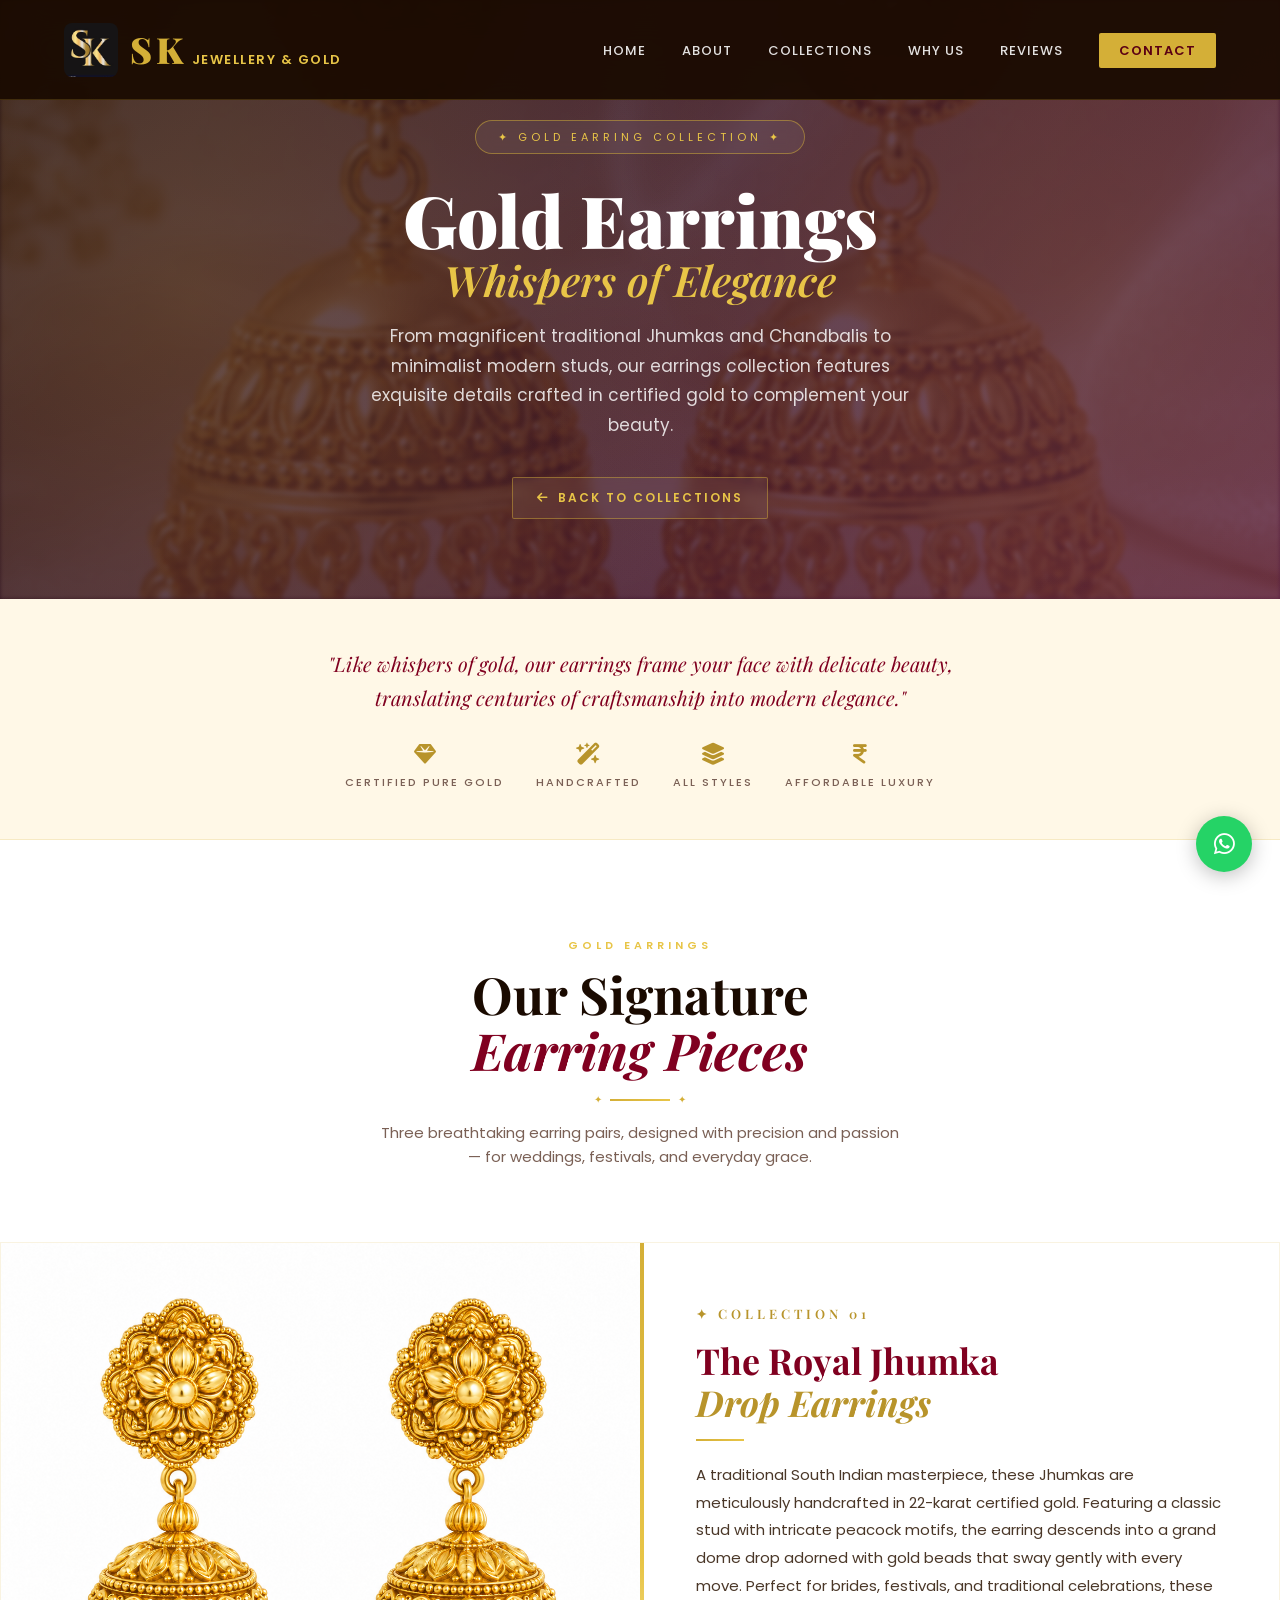
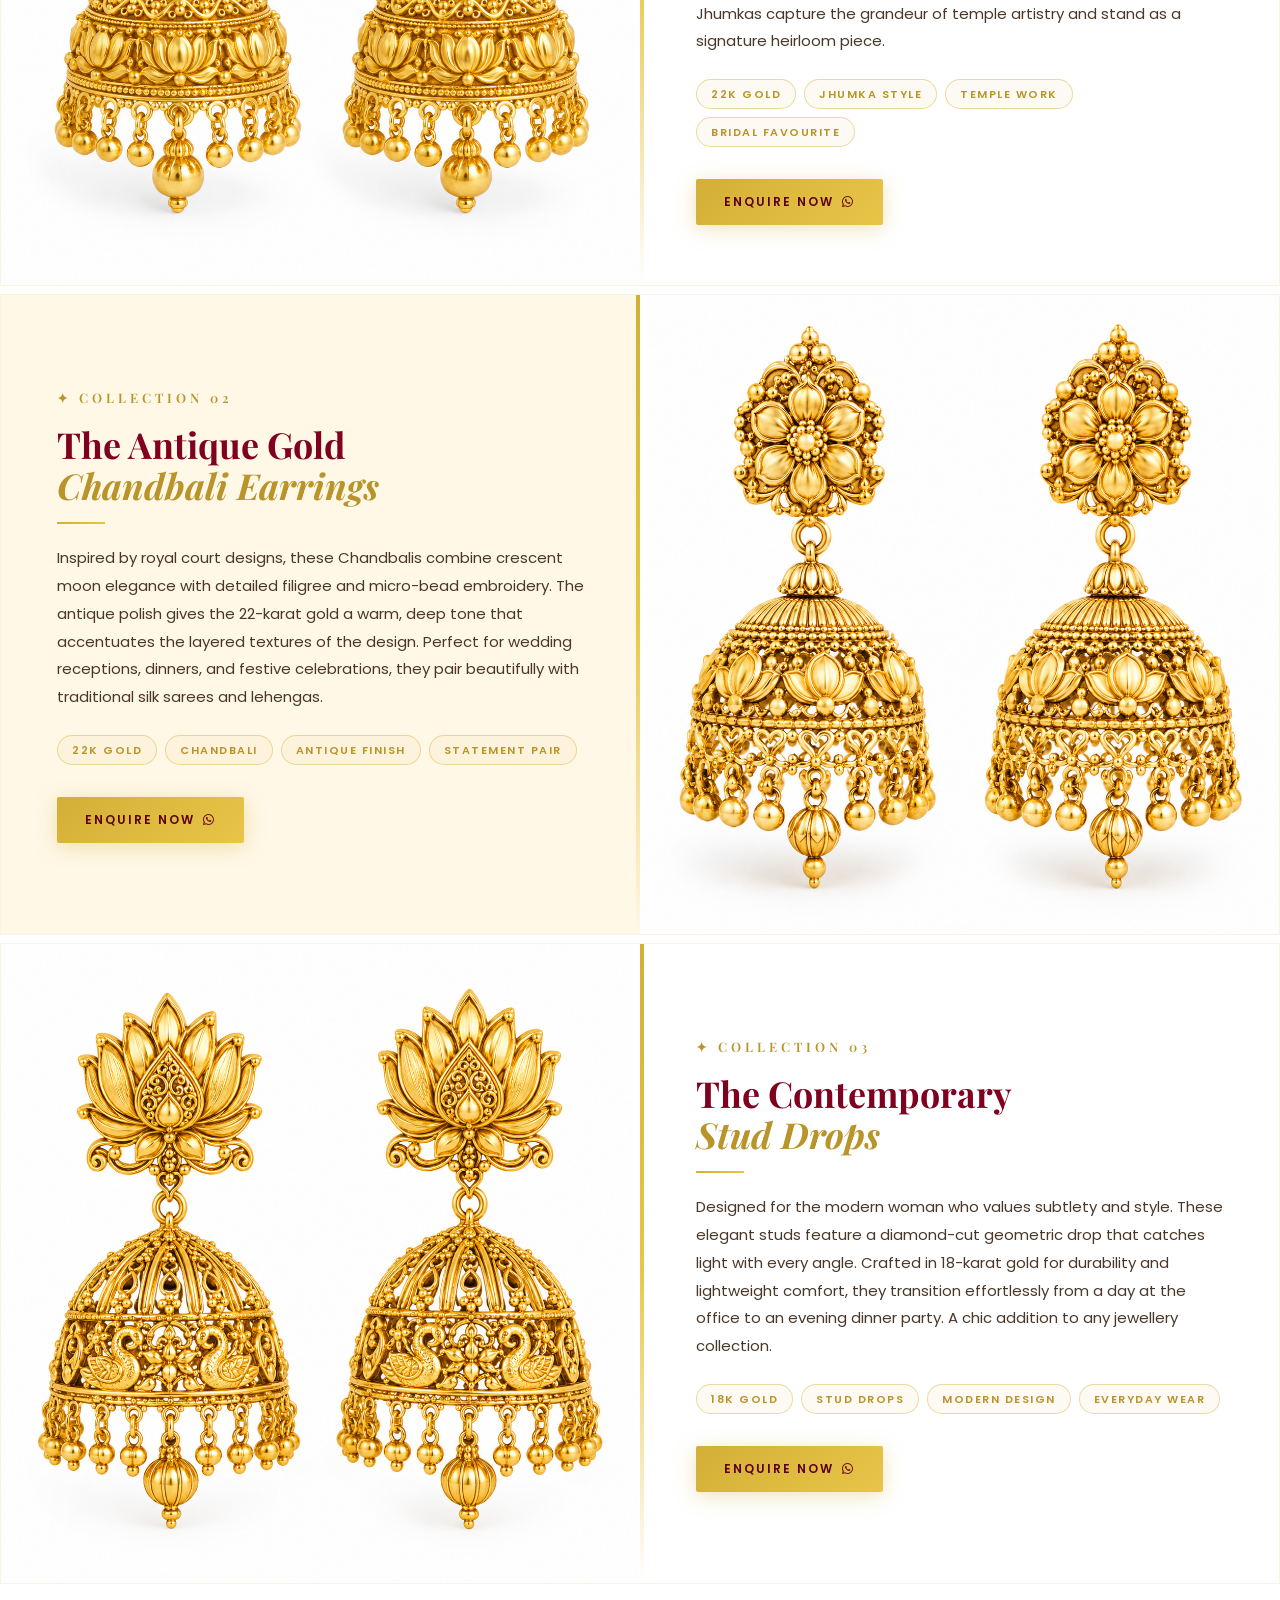
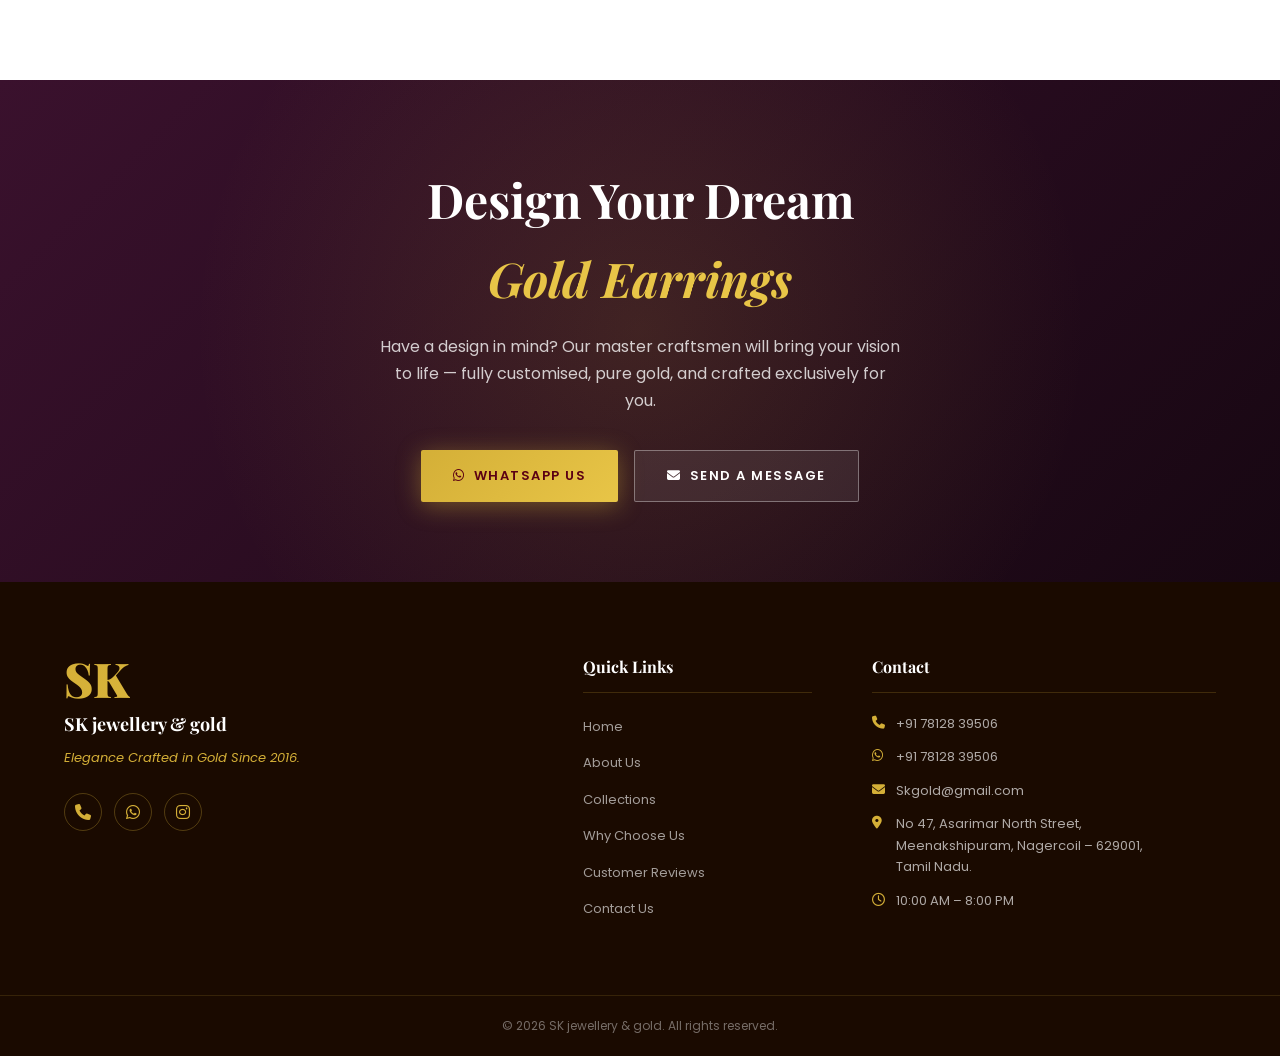
<file: earing.html>
<!DOCTYPE html>
<html lang="en">
<head>
  <meta charset="UTF-8" />
  <meta name="viewport" content="width=device-width, initial-scale=1.0" />
  <title>Gold Earring Collection – SK jewellery & gold</title>
  <meta name="description" content="Explore SK jewellery & gold's exquisite Gold Earring collection — from traditional temple Jhumkas to contemporary geometric studs, handcrafted in certified pure gold." />
  <link rel="icon" href="/Favicon.png" type="image/x-png">
  <link rel="stylesheet" href="style.css" />
  <link rel="preconnect" href="https://fonts.googleapis.com" />
  <link rel="preconnect" href="https://fonts.gstatic.com" crossorigin />
  <link href="https://fonts.googleapis.com/css2?family=Playfair+Display:ital,wght@0,400;0,600;0,700;0,900;1,400;1,600&family=Poppins:wght@300;400;500;600&display=swap" rel="stylesheet" />
  <link rel="stylesheet" href="https://cdnjs.cloudflare.com/ajax/libs/font-awesome/6.5.0/css/all.min.css" />
  <style>
    /* ── EARRING PAGE SPECIFIC STYLES ── */

    /* Hero Banner */
    .earing-hero {
      position: relative;
      min-height: 56vh;
      display: flex;
      align-items: center;
      justify-content: center;
      background: linear-gradient(135deg, #170712 0%, #3a112d 60%, #541941 100%);
      overflow: hidden;
      padding: 120px 24px 80px;
    }
    .earing-hero-bg {
      position: absolute;
      inset: 0;
      background-image: url('images/Earing.png');
      background-size: cover;
      background-position: center center;
      opacity: 0.18;
      filter: blur(2px);
    }
    .earing-hero-pattern {
      position: absolute;
      inset: 0;
      background-image:
        radial-gradient(circle at 15% 50%, rgba(212,175,55,0.18) 0%, transparent 50%),
        radial-gradient(circle at 85% 50%, rgba(212,175,55,0.12) 0%, transparent 50%);
      pointer-events: none;
    }
    .earing-hero-content {
      position: relative;
      z-index: 2;
      text-align: center;
      color: var(--white);
    }
    .earing-hero-badge {
      display: inline-block;
      font-size: 11px;
      letter-spacing: 4px;
      text-transform: uppercase;
      color: var(--gold-soft);
      border: 1px solid rgba(212,175,55,0.5);
      padding: 7px 22px;
      border-radius: 50px;
      margin-bottom: 28px;
      backdrop-filter: blur(8px);
      background: rgba(255,255,255,0.06);
    }
    .earing-hero-title {
      font-family: var(--font-display);
      font-size: clamp(38px, 6vw, 72px);
      font-weight: 900;
      line-height: 1.05;
      margin-bottom: 20px;
    }
    .earing-hero-title span {
      display: block;
      color: var(--gold-soft);
      font-style: italic;
      font-size: clamp(24px, 3.5vw, 42px);
      font-weight: 600;
    }
    .earing-hero-desc {
      font-size: clamp(14px, 1.6vw, 17px);
      color: rgba(255,255,255,0.82);
      max-width: 580px;
      margin: 0 auto 36px;
      line-height: 1.75;
    }
    .earing-back-btn {
      display: inline-flex;
      align-items: center;
      gap: 8px;
      font-size: 12px;
      font-weight: 600;
      letter-spacing: 2px;
      text-transform: uppercase;
      color: var(--gold-soft);
      border: 1px solid rgba(212,175,55,0.45);
      padding: 10px 24px;
      border-radius: 2px;
      transition: var(--transition);
      backdrop-filter: blur(6px);
      background: rgba(255,255,255,0.06);
    }
    .earing-back-btn:hover {
      background: var(--gold);
      color: var(--maroon-dark);
      border-color: var(--gold);
    }

    /* ── INTRO STRIP ── */
    .earing-intro {
      background: var(--ivory);
      padding: 48px 0;
      text-align: center;
      border-bottom: 1px solid rgba(212,175,55,0.2);
    }
    .earing-intro-inner {
      max-width: 760px;
      margin: 0 auto;
      padding: 0 24px;
    }
    .earing-intro p {
      font-family: var(--font-display);
      font-size: clamp(16px, 2vw, 20px);
      font-style: italic;
      color: var(--maroon);
      line-height: 1.7;
    }
    .earing-intro-icons {
      display: flex;
      justify-content: center;
      gap: 32px;
      margin-top: 28px;
      flex-wrap: wrap;
    }
    .earing-intro-icon-item {
      display: flex;
      flex-direction: column;
      align-items: center;
      gap: 8px;
    }
    .earing-intro-icon-item i {
      font-size: 22px;
      color: var(--gold-dark);
    }
    .earing-intro-icon-item span {
      font-size: 11px;
      letter-spacing: 2px;
      text-transform: uppercase;
      color: var(--text-light);
      font-weight: 500;
    }

    /* ── COLLECTION GALLERY ── */
    .earing-collection {
      background: #fff;
      padding: 96px 0;
    }
    .earing-collection .section-header {
      margin-bottom: 72px;
    }

    /* Alternating full-width pieces */
    .earing-piece {
      display: grid;
      grid-template-columns: 1fr 1fr;
      gap: 0;
      min-height: 520px;
      margin-bottom: 8px;
      overflow: hidden;
      border: 1px solid rgba(212,175,55,0.15);
    }
    .earing-piece:last-child { margin-bottom: 0; }
    .earing-piece.reverse { direction: rtl; }
    .earing-piece.reverse > * { direction: ltr; }

    .earing-piece-img {
      position: relative;
      overflow: hidden;
      min-height: 460px;
    }
    .earing-piece-img img {
      width: 100%;
      height: 100%;
      object-fit: cover;
      object-position: center center;
      transition: transform 0.8s cubic-bezier(0.4, 0, 0.2, 1);
    }
    .earing-piece:hover .earing-piece-img img {
      transform: scale(1.06);
    }
    .earing-piece-img-num {
      position: absolute;
      top: 24px;
      left: 24px;
      font-family: var(--font-display);
      font-size: 64px;
      font-weight: 900;
      color: rgba(255,255,255,0.12);
      line-height: 1;
      pointer-events: none;
      user-select: none;
    }
    .earing-piece.reverse .earing-piece-img-num {
      left: auto;
      right: 24px;
    }

    .earing-piece-info {
      padding: 60px 56px;
      display: flex;
      flex-direction: column;
      justify-content: center;
      background: var(--white);
      position: relative;
    }
    .earing-piece.reverse .earing-piece-info {
      background: var(--ivory);
    }
    .earing-piece-info::before {
      content: '';
      position: absolute;
      top: 0; left: 0;
      width: 4px;
      height: 100%;
      background: linear-gradient(to bottom, var(--gold), var(--gold-soft), transparent);
    }
    .earing-piece.reverse .earing-piece-info::before {
      left: auto;
      right: 0;
    }

    .earing-piece-num {
      font-family: var(--font-display);
      font-size: 13px;
      font-weight: 600;
      letter-spacing: 4px;
      color: var(--gold-dark);
      text-transform: uppercase;
      margin-bottom: 16px;
    }
    .earing-piece-name {
      font-family: var(--font-display);
      font-size: clamp(24px, 2.8vw, 36px);
      font-weight: 700;
      color: var(--maroon);
      line-height: 1.15;
      margin-bottom: 16px;
    }
    .earing-piece-name em {
      font-style: italic;
      color: var(--gold-dark);
    }
    .earing-piece-divider {
      width: 48px;
      height: 2px;
      background: linear-gradient(90deg, var(--gold), var(--gold-soft));
      margin-bottom: 20px;
      position: relative;
    }
    .earing-piece-desc {
      font-size: 15px;
      color: var(--text-mid);
      line-height: 1.85;
      margin-bottom: 24px;
    }
    .earing-piece-tags {
      display: flex;
      flex-wrap: wrap;
      gap: 8px;
      margin-bottom: 32px;
    }
    .earing-tag {
      font-size: 11px;
      letter-spacing: 1.5px;
      text-transform: uppercase;
      font-weight: 600;
      padding: 5px 14px;
      border: 1px solid rgba(212,175,55,0.45);
      border-radius: 50px;
      color: var(--gold-dark);
      background: rgba(212,175,55,0.06);
    }
    .earing-piece-cta {
      display: inline-flex;
      align-items: center;
      gap: 8px;
      font-size: 12px;
      font-weight: 600;
      letter-spacing: 2px;
      text-transform: uppercase;
      padding: 13px 28px;
      border-radius: 2px;
      background: linear-gradient(135deg, var(--gold), var(--gold-soft));
      color: var(--maroon-dark);
      box-shadow: 0 4px 20px rgba(212,175,55,0.35);
      transition: var(--transition);
      width: fit-content;
    }
    .earing-piece-cta:hover {
      transform: translateY(-2px);
      box-shadow: 0 8px 30px rgba(212,175,55,0.55);
    }

    /* ── CTA BANNER ── */
    .earing-cta-banner {
      background: linear-gradient(135deg, #3a112d 0%, #170712 100%);
      padding: 80px 24px;
      text-align: center;
      position: relative;
      overflow: hidden;
    }
    .earing-cta-banner::before {
      content: '';
      position: absolute;
      inset: 0;
      background-image: radial-gradient(circle at 50% 50%, rgba(212,175,55,0.14) 0%, transparent 65%);
      pointer-events: none;
    }
    .earing-cta-banner h2 {
      font-family: var(--font-display);
      font-size: clamp(28px, 4vw, 48px);
      font-weight: 700;
      color: var(--white);
      margin-bottom: 14px;
      position: relative;
    }
    .earing-cta-banner h2 em {
      color: var(--gold-soft);
      font-style: italic;
    }
    .earing-cta-banner p {
      font-size: 16px;
      color: rgba(255,255,255,0.78);
      max-width: 520px;
      margin: 0 auto 36px;
      line-height: 1.7;
      position: relative;
    }
    .earing-cta-btns {
      display: flex;
      gap: 16px;
      justify-content: center;
      flex-wrap: wrap;
      position: relative;
    }
    .btn-gold-light {
      background: linear-gradient(135deg, var(--gold), var(--gold-soft));
      color: var(--maroon-dark);
      box-shadow: 0 4px 24px rgba(212,175,55,0.4);
    }
    .btn-gold-light:hover {
      transform: translateY(-2px);
      box-shadow: 0 8px 32px rgba(212,175,55,0.65);
    }
    .btn-outline-light {
      background: rgba(255,255,255,0.08);
      color: var(--white);
      border: 1px solid rgba(255,255,255,0.35);
    }
    .btn-outline-light:hover {
      background: rgba(255,255,255,0.16);
      border-color: var(--gold-soft);
      color: var(--gold-soft);
      transform: translateY(-2px);
    }

    /* ── RESPONSIVE ── */
    @media (max-width: 900px) {
      .earing-piece,
      .earing-piece.reverse {
        grid-template-columns: 1fr;
        direction: ltr;
      }
      .earing-piece.reverse > * { direction: ltr; }
      .earing-piece-img { min-height: 320px; }
      .earing-piece-info { padding: 40px 32px; }
      .earing-piece-info::before { width: 100%; height: 4px; top: 0; left: 0; right: auto; bottom: auto; }
      .earing-piece.reverse .earing-piece-info::before { left: 0; right: auto; top: 0; height: 4px; width: 100%; }
    }
    @media (max-width: 600px) {
      .earing-hero { min-height: auto; padding: 110px 20px 70px; }
      .earing-piece-info { padding: 32px 24px; }
      .earing-intro-icons { gap: 20px; }
      .earing-collection { padding: 64px 0; }
    }
  </style>
</head>
<body>

  <!-- NAVBAR -->
  <nav id="navbar" class="navbar-dark-bg">
    <div class="nav-container">
      <a href="index.html" class="nav-brand">
        <img src="images/SK Gold Logo.png" alt="SK Jewellery logo" class="nav-logo" />
        <span class="brand-text"><span class="brand-sk-text">SK</span> jewellery & gold</span>
      </a>
      <button class="nav-toggle" id="navToggle" aria-label="Toggle menu">
        <span></span><span></span><span></span>
      </button>
      <ul class="nav-links" id="navLinks">
        <li><a href="index.html#home">Home</a></li>
        <li><a href="index.html#about">About</a></li>
        <li><a href="index.html#collections">Collections</a></li>
        <li><a href="index.html#why-us">Why Us</a></li>
        <li><a href="index.html#testimonials">Reviews</a></li>
        <li><a href="index.html#contact" class="nav-cta">Contact</a></li>
      </ul>
    </div>
  </nav>

  <!-- HERO BANNER -->
  <section class="earing-hero">
    <div class="earing-hero-bg"></div>
    <div class="earing-hero-pattern"></div>
    <div class="earing-hero-content reveal">
      <div class="earing-hero-badge">✦ Gold Earring Collection ✦</div>
      <h1 class="earing-hero-title">
        Gold Earrings
        <span>Whispers of Elegance</span>
      </h1>
      <p class="earing-hero-desc">
        From magnificent traditional Jhumkas and Chandbalis to minimalist modern studs, our earrings collection features exquisite details crafted in certified gold to complement your beauty.
      </p>
      <a href="index.html#collections" class="earing-back-btn">
        <i class="fa-solid fa-arrow-left"></i> Back to Collections
      </a>
    </div>
  </section>

  <!-- INTRO STRIP -->
  <div class="earing-intro">
    <div class="earing-intro-inner">
      <p>"Like whispers of gold, our earrings frame your face with delicate beauty, translating centuries of craftsmanship into modern elegance."</p>
      <div class="earing-intro-icons">
        <div class="earing-intro-icon-item">
          <i class="fa-solid fa-gem"></i>
          <span>Certified Pure Gold</span>
        </div>
        <div class="earing-intro-icon-item">
          <i class="fa-solid fa-wand-magic-sparkles"></i>
          <span>Handcrafted</span>
        </div>
        <div class="earing-intro-icon-item">
          <i class="fa-solid fa-layer-group"></i>
          <span>All Styles</span>
        </div>
        <div class="earing-intro-icon-item">
          <i class="fa-solid fa-indian-rupee-sign"></i>
          <span>Affordable Luxury</span>
        </div>
      </div>
    </div>
  </div>

  <!-- COLLECTION GALLERY -->
  <section class="earing-collection">
    <div class="container">
      <div class="section-header reveal">
        <p class="section-eyebrow">Gold Earrings</p>
        <h2 class="section-title">Our Signature<br/><em>Earring Pieces</em></h2>
        <div class="gold-divider center"></div>
        <p class="section-desc">Three breathtaking earring pairs, designed with precision and passion — for weddings, festivals, and everyday grace.</p>
      </div>
    </div>

    <!-- PIECE 1 -->
    <div class="earing-piece reveal">
      <div class="earing-piece-img">
        <div class="earing-piece-img-num">01</div>
        <img src="images/Earing-1.png" alt="Gold Earring 1 – The Royal Jhumka Drop" loading="lazy" />
      </div>
      <div class="earing-piece-info">
        <p class="earing-piece-num">✦ Collection 01</p>
        <h2 class="earing-piece-name">The Royal Jhumka<br/><em>Drop Earrings</em></h2>
        <div class="earing-piece-divider"></div>
        <p class="earing-piece-desc">
          A traditional South Indian masterpiece, these Jhumkas are meticulously handcrafted in 22-karat certified gold. Featuring a classic stud with intricate peacock motifs, the earring descends into a grand dome drop adorned with gold beads that sway gently with every move. Perfect for brides, festivals, and traditional celebrations, these Jhumkas capture the grandeur of temple artistry and stand as a signature heirloom piece.
        </p>
        <div class="earing-piece-tags">
          <span class="earing-tag">22K Gold</span>
          <span class="earing-tag">Jhumka Style</span>
          <span class="earing-tag">Temple Work</span>
          <span class="earing-tag">Bridal Favourite</span>
        </div>
        <a href="index.html#contact" class="earing-piece-cta">
          Enquire Now <i class="fa-brands fa-whatsapp"></i>
        </a>
      </div>
    </div>

    <!-- PIECE 2 -->
    <div class="earing-piece reverse reveal">
      <div class="earing-piece-img">
        <div class="earing-piece-img-num">02</div>
        <img src="images/Earing-2.png" alt="Gold Earring 2 – The Antique Gold Chandbali" loading="lazy" />
      </div>
      <div class="earing-piece-info">
        <p class="earing-piece-num">✦ Collection 02</p>
        <h2 class="earing-piece-name">The Antique Gold<br/><em>Chandbali Earrings</em></h2>
        <div class="earing-piece-divider"></div>
        <p class="earing-piece-desc">
          Inspired by royal court designs, these Chandbalis combine crescent moon elegance with detailed filigree and micro-bead embroidery. The antique polish gives the 22-karat gold a warm, deep tone that accentuates the layered textures of the design. Perfect for wedding receptions, dinners, and festive celebrations, they pair beautifully with traditional silk sarees and lehengas.
        </p>
        <div class="earing-piece-tags">
          <span class="earing-tag">22K Gold</span>
          <span class="earing-tag">Chandbali</span>
          <span class="earing-tag">Antique Finish</span>
          <span class="earing-tag">Statement Pair</span>
        </div>
        <a href="index.html#contact" class="earing-piece-cta">
          Enquire Now <i class="fa-brands fa-whatsapp"></i>
        </a>
      </div>
    </div>

    <!-- PIECE 3 -->
    <div class="earing-piece reveal">
      <div class="earing-piece-img">
        <div class="earing-piece-img-num">03</div>
        <img src="images/Earing-3.png" alt="Gold Earring 3 – The Contemporary Stud Drops" loading="lazy" />
      </div>
      <div class="earing-piece-info">
        <p class="earing-piece-num">✦ Collection 03</p>
        <h2 class="earing-piece-name">The Contemporary<br/><em>Stud Drops</em></h2>
        <div class="earing-piece-divider"></div>
        <p class="earing-piece-desc">
          Designed for the modern woman who values subtlety and style. These elegant studs feature a diamond-cut geometric drop that catches light with every angle. Crafted in 18-karat gold for durability and lightweight comfort, they transition effortlessly from a day at the office to an evening dinner party. A chic addition to any jewellery collection.
        </p>
        <div class="earing-piece-tags">
          <span class="earing-tag">18K Gold</span>
          <span class="earing-tag">Stud Drops</span>
          <span class="earing-tag">Modern Design</span>
          <span class="earing-tag">Everyday Wear</span>
        </div>
        <a href="index.html#contact" class="earing-piece-cta">
          Enquire Now <i class="fa-brands fa-whatsapp"></i>
        </a>
      </div>
    </div>

  </section>

  <!-- CTA BANNER -->
  <section class="earing-cta-banner">
    <h2>Design Your Dream<br/><em>Gold Earrings</em></h2>
    <p>Have a design in mind? Our master craftsmen will bring your vision to life — fully customised, pure gold, and crafted exclusively for you.</p>
    <div class="earing-cta-btns">
      <a href="https://wa.me/917812839506" target="_blank" class="btn btn-gold-light">
        <i class="fa-brands fa-whatsapp"></i> WhatsApp Us
      </a>
      <a href="index.html#contact" class="btn btn-outline-light">
        <i class="fa-solid fa-envelope"></i> Send a Message
      </a>
    </div>
  </section>

  <!-- FOOTER -->
  <footer class="footer">
    <div class="footer-top">
      <div class="container footer-grid">
        <div class="footer-brand">
          <div class="footer-logo">SK</div>
          <p class="footer-name">SK jewellery & gold</p>
          <p class="footer-tagline">Elegance Crafted in Gold Since 2016.</p>
          <div class="footer-social">
            <a href="tel:+917812839506"><i class="fa-solid fa-phone"></i></a>
            <a href="https://wa.me/917812839506" target="_blank"><i class="fa-brands fa-whatsapp"></i></a>
            <a href="https://instagram.com" target="_blank"><i class="fa-brands fa-instagram"></i></a>
          </div>
        </div>
        <div class="footer-links">
          <h4>Quick Links</h4>
          <ul>
            <li><a href="index.html#home">Home</a></li>
            <li><a href="index.html#about">About Us</a></li>
            <li><a href="index.html#collections">Collections</a></li>
            <li><a href="index.html#why-us">Why Choose Us</a></li>
            <li><a href="index.html#testimonials">Customer Reviews</a></li>
            <li><a href="index.html#contact">Contact Us</a></li>
          </ul>
        </div>
        <div class="footer-contact">
          <h4>Contact</h4>
          <p><i class="fa-solid fa-phone"></i> +91 78128 39506</p>
          <p><i class="fa-brands fa-whatsapp"></i> +91 78128 39506</p>
          <p><i class="fa-solid fa-envelope"></i> <a href="mailto:Skgold@gmail.com">Skgold@gmail.com</a></p>
          <p><i class="fa-solid fa-location-dot"></i> No 47, Asarimar North Street,<br/>Meenakshipuram, Nagercoil – 629001,<br/>Tamil Nadu.</p>
          <p><i class="fa-regular fa-clock"></i> 10:00 AM – 8:00 PM</p>
        </div>
      </div>
    </div>
    <div class="footer-bottom">
      <p>© 2026 SK jewellery & gold. All rights reserved.</p>
    </div>
  </footer>

  <!-- FLOATING BUTTONS -->
  <div class="float-btns">
    <a href="https://wa.me/917812839506" target="_blank" class="float-btn whatsapp-float" title="WhatsApp">
      <i class="fa-brands fa-whatsapp"></i>
    </a>
  </div>

  <!-- BACK TO TOP -->
  <button id="backToTop" title="Back to top"><i class="fa-solid fa-chevron-up"></i></button>

  <script>
    // ── NAVBAR SCROLL
    const navbar = document.getElementById('navbar');
    const navToggle = document.getElementById('navToggle');
    const navLinks = document.getElementById('navLinks');

    window.addEventListener('scroll', () => {
      navbar.classList.toggle('scrolled', window.scrollY > 60);
    });
    navToggle.addEventListener('click', () => {
      navLinks.classList.toggle('open');
      navToggle.classList.toggle('active');
    });
    navLinks.querySelectorAll('a').forEach(link => {
      link.addEventListener('click', () => {
        navLinks.classList.remove('open');
        navToggle.classList.remove('active');
      });
    });

    // ── SCROLL REVEAL
    const revealEls = document.querySelectorAll('.reveal, .reveal-left, .reveal-right');
    const observer = new IntersectionObserver((entries) => {
      entries.forEach((entry) => {
        if (entry.isIntersecting) {
          entry.target.classList.add('visible');
          observer.unobserve(entry.target);
        }
      });
    }, { threshold: 0.1, rootMargin: '0px 0px -40px 0px' });
    revealEls.forEach(el => observer.observe(el));

    // ── BACK TO TOP
    const backToTop = document.getElementById('backToTop');
    window.addEventListener('scroll', () => {
      backToTop.classList.toggle('visible', window.scrollY > 400);
    });
    backToTop.addEventListener('click', () => {
      window.scrollTo({ top: 0, behavior: 'smooth' });
    });
  </script>
</body>
</html>
</file>
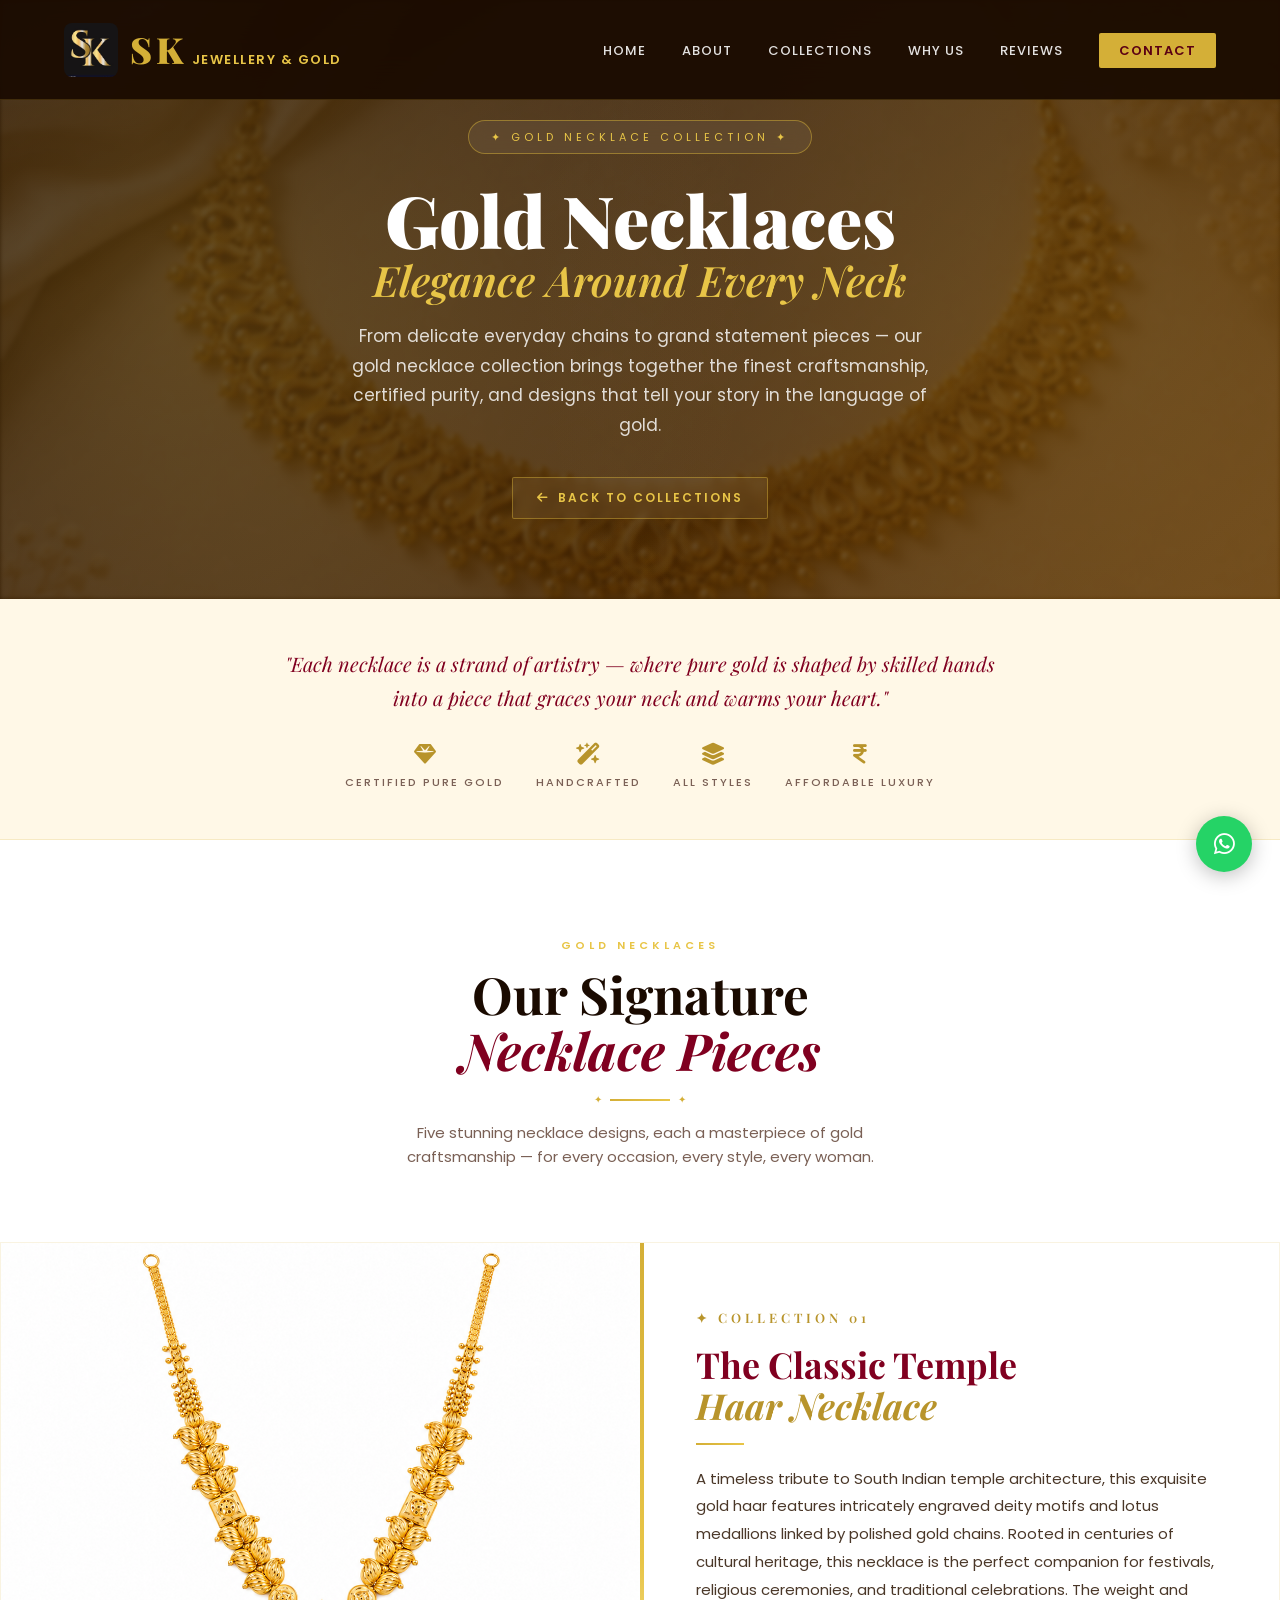
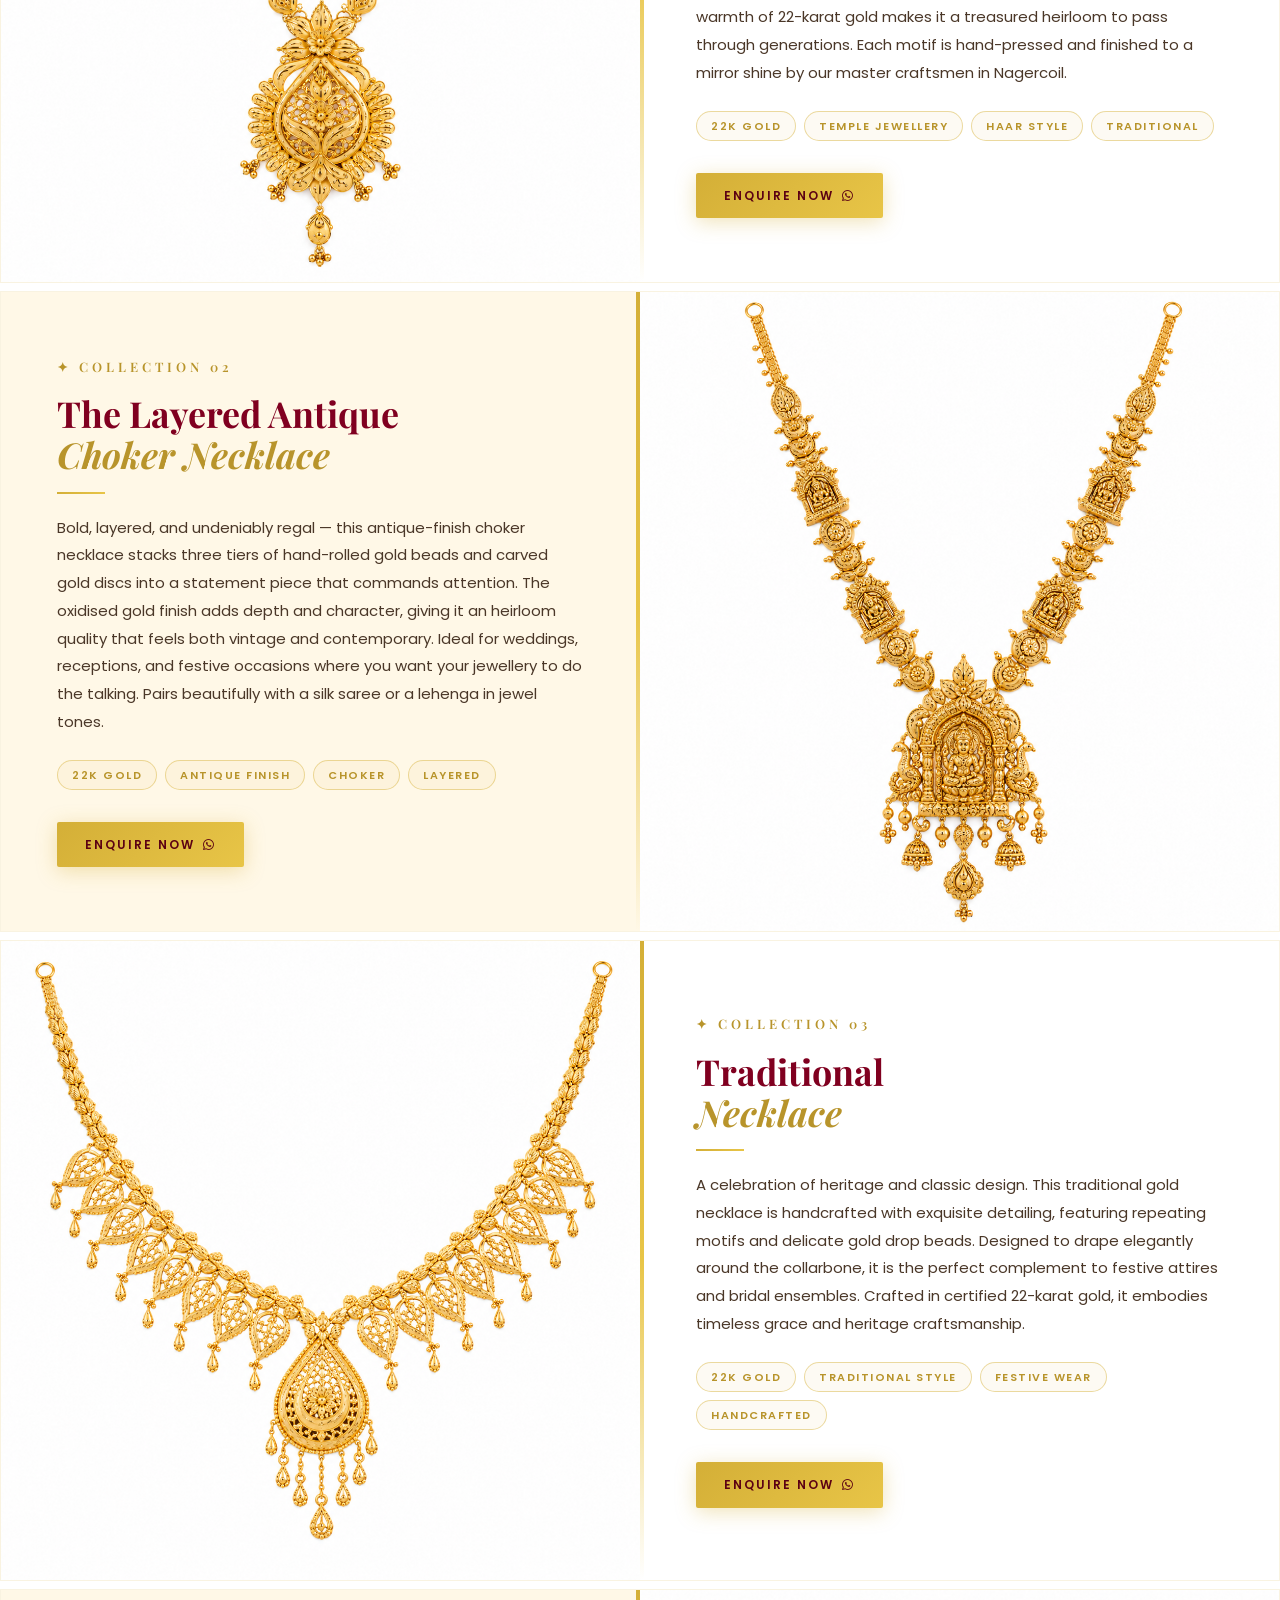
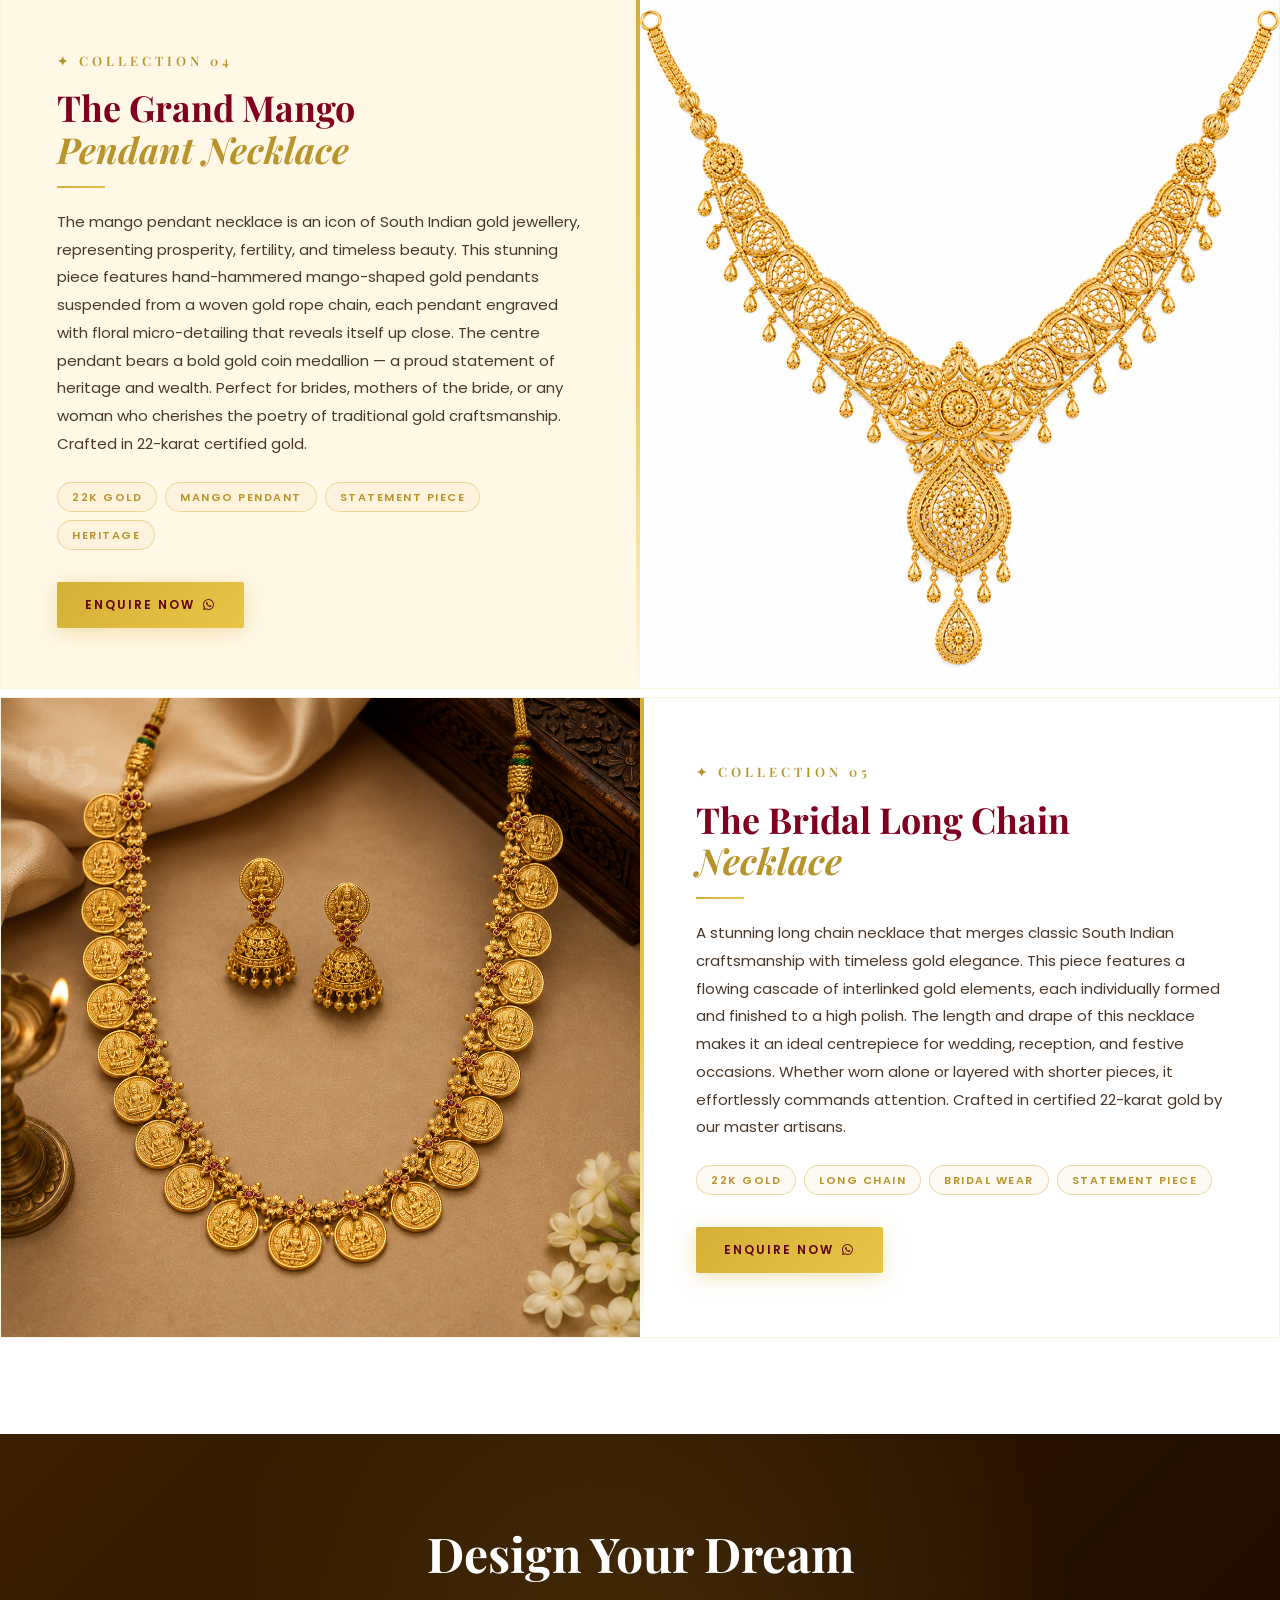
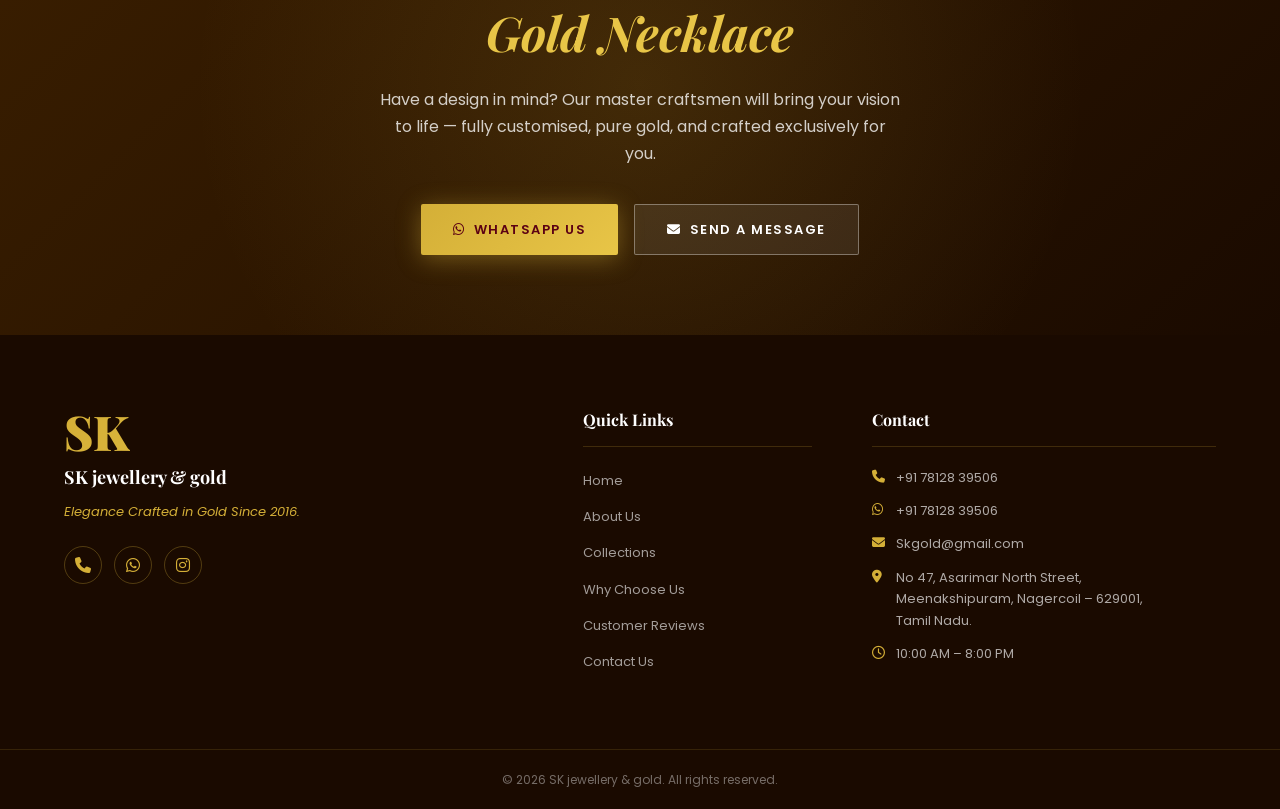
<file: necklace.html>
<!DOCTYPE html>
<html lang="en">
<head>
  <meta charset="UTF-8" />
  <meta name="viewport" content="width=device-width, initial-scale=1.0" />
  <title>Gold Necklace Collection – SK jewellery & gold</title>
  <meta name="description" content="Explore SK jewellery & gold's exquisite Gold Necklace collection — from delicate chains to statement pieces, elegance around every neck in certified pure gold." />
  <link rel="icon" href="/Favicon.png" type="image/x-png">
  <link rel="stylesheet" href="style.css" />
  <link rel="preconnect" href="https://fonts.googleapis.com" />
  <link rel="preconnect" href="https://fonts.gstatic.com" crossorigin />
  <link href="https://fonts.googleapis.com/css2?family=Playfair+Display:ital,wght@0,400;0,600;0,700;0,900;1,400;1,600&family=Poppins:wght@300;400;500;600&display=swap" rel="stylesheet" />
  <link rel="stylesheet" href="https://cdnjs.cloudflare.com/ajax/libs/font-awesome/6.5.0/css/all.min.css" />
  <style>
    /* ── NECKLACE PAGE SPECIFIC STYLES ── */

    /* Hero Banner */
    .necklace-hero {
      position: relative;
      min-height: 56vh;
      display: flex;
      align-items: center;
      justify-content: center;
      background: linear-gradient(135deg, #1a0a00 0%, #3b1f00 60%, #5a3200 100%);
      overflow: hidden;
      padding: 120px 24px 80px;
    }
    .necklace-hero-bg {
      position: absolute;
      inset: 0;
      background-image: url('images/Necklace.png');
      background-size: cover;
      background-position: center top;
      opacity: 0.18;
      filter: blur(2px);
    }
    .necklace-hero-pattern {
      position: absolute;
      inset: 0;
      background-image:
        radial-gradient(circle at 15% 50%, rgba(212,175,55,0.18) 0%, transparent 50%),
        radial-gradient(circle at 85% 50%, rgba(212,175,55,0.12) 0%, transparent 50%);
      pointer-events: none;
    }
    .necklace-hero-content {
      position: relative;
      z-index: 2;
      text-align: center;
      color: var(--white);
    }
    .necklace-hero-badge {
      display: inline-block;
      font-size: 11px;
      letter-spacing: 4px;
      text-transform: uppercase;
      color: var(--gold-soft);
      border: 1px solid rgba(212,175,55,0.5);
      padding: 7px 22px;
      border-radius: 50px;
      margin-bottom: 28px;
      backdrop-filter: blur(8px);
      background: rgba(255,255,255,0.06);
    }
    .necklace-hero-title {
      font-family: var(--font-display);
      font-size: clamp(38px, 6vw, 72px);
      font-weight: 900;
      line-height: 1.05;
      margin-bottom: 20px;
    }
    .necklace-hero-title span {
      display: block;
      color: var(--gold-soft);
      font-style: italic;
      font-size: clamp(24px, 3.5vw, 42px);
      font-weight: 600;
    }
    .necklace-hero-desc {
      font-size: clamp(14px, 1.6vw, 17px);
      color: rgba(255,255,255,0.82);
      max-width: 580px;
      margin: 0 auto 36px;
      line-height: 1.75;
    }
    .necklace-back-btn {
      display: inline-flex;
      align-items: center;
      gap: 8px;
      font-size: 12px;
      font-weight: 600;
      letter-spacing: 2px;
      text-transform: uppercase;
      color: var(--gold-soft);
      border: 1px solid rgba(212,175,55,0.45);
      padding: 10px 24px;
      border-radius: 2px;
      transition: var(--transition);
      backdrop-filter: blur(6px);
      background: rgba(255,255,255,0.06);
    }
    .necklace-back-btn:hover {
      background: var(--gold);
      color: var(--maroon-dark);
      border-color: var(--gold);
    }

    /* ── INTRO STRIP ── */
    .necklace-intro {
      background: var(--ivory);
      padding: 48px 0;
      text-align: center;
      border-bottom: 1px solid rgba(212,175,55,0.2);
    }
    .necklace-intro-inner {
      max-width: 760px;
      margin: 0 auto;
      padding: 0 24px;
    }
    .necklace-intro p {
      font-family: var(--font-display);
      font-size: clamp(16px, 2vw, 20px);
      font-style: italic;
      color: var(--maroon);
      line-height: 1.7;
    }
    .necklace-intro-icons {
      display: flex;
      justify-content: center;
      gap: 32px;
      margin-top: 28px;
      flex-wrap: wrap;
    }
    .necklace-intro-icon-item {
      display: flex;
      flex-direction: column;
      align-items: center;
      gap: 8px;
    }
    .necklace-intro-icon-item i {
      font-size: 22px;
      color: var(--gold-dark);
    }
    .necklace-intro-icon-item span {
      font-size: 11px;
      letter-spacing: 2px;
      text-transform: uppercase;
      color: var(--text-light);
      font-weight: 500;
    }

    /* ── COLLECTION GALLERY ── */
    .necklace-collection {
      background: #fff;
      padding: 96px 0;
    }
    .necklace-collection .section-header {
      margin-bottom: 72px;
    }

    /* Alternating full-width pieces */
    .necklace-piece {
      display: grid;
      grid-template-columns: 1fr 1fr;
      gap: 0;
      min-height: 520px;
      margin-bottom: 8px;
      overflow: hidden;
      border: 1px solid rgba(212,175,55,0.15);
    }
    .necklace-piece:last-child { margin-bottom: 0; }
    .necklace-piece.reverse { direction: rtl; }
    .necklace-piece.reverse > * { direction: ltr; }

    .necklace-piece-img {
      position: relative;
      overflow: hidden;
      min-height: 460px;
    }
    .necklace-piece-img img {
      width: 100%;
      height: 100%;
      object-fit: cover;
      object-position: center top;
      transition: transform 0.8s cubic-bezier(0.4, 0, 0.2, 1);
    }
    .necklace-piece:hover .necklace-piece-img img {
      transform: scale(1.06);
    }
    .necklace-piece-img-num {
      position: absolute;
      top: 24px;
      left: 24px;
      font-family: var(--font-display);
      font-size: 64px;
      font-weight: 900;
      color: rgba(255,255,255,0.12);
      line-height: 1;
      pointer-events: none;
      user-select: none;
    }
    .necklace-piece.reverse .necklace-piece-img-num {
      left: auto;
      right: 24px;
    }

    .necklace-piece-info {
      padding: 60px 56px;
      display: flex;
      flex-direction: column;
      justify-content: center;
      background: var(--white);
      position: relative;
    }
    .necklace-piece.reverse .necklace-piece-info {
      background: var(--ivory);
    }
    .necklace-piece-info::before {
      content: '';
      position: absolute;
      top: 0; left: 0;
      width: 4px;
      height: 100%;
      background: linear-gradient(to bottom, var(--gold), var(--gold-soft), transparent);
    }
    .necklace-piece.reverse .necklace-piece-info::before {
      left: auto;
      right: 0;
    }

    .necklace-piece-num {
      font-family: var(--font-display);
      font-size: 13px;
      font-weight: 600;
      letter-spacing: 4px;
      color: var(--gold-dark);
      text-transform: uppercase;
      margin-bottom: 16px;
    }
    .necklace-piece-name {
      font-family: var(--font-display);
      font-size: clamp(24px, 2.8vw, 36px);
      font-weight: 700;
      color: var(--maroon);
      line-height: 1.15;
      margin-bottom: 16px;
    }
    .necklace-piece-name em {
      font-style: italic;
      color: var(--gold-dark);
    }
    .necklace-piece-divider {
      width: 48px;
      height: 2px;
      background: linear-gradient(90deg, var(--gold), var(--gold-soft));
      margin-bottom: 20px;
      position: relative;
    }
    .necklace-piece-desc {
      font-size: 15px;
      color: var(--text-mid);
      line-height: 1.85;
      margin-bottom: 24px;
    }
    .necklace-piece-tags {
      display: flex;
      flex-wrap: wrap;
      gap: 8px;
      margin-bottom: 32px;
    }
    .necklace-tag {
      font-size: 11px;
      letter-spacing: 1.5px;
      text-transform: uppercase;
      font-weight: 600;
      padding: 5px 14px;
      border: 1px solid rgba(212,175,55,0.45);
      border-radius: 50px;
      color: var(--gold-dark);
      background: rgba(212,175,55,0.06);
    }
    .necklace-piece-cta {
      display: inline-flex;
      align-items: center;
      gap: 8px;
      font-size: 12px;
      font-weight: 600;
      letter-spacing: 2px;
      text-transform: uppercase;
      padding: 13px 28px;
      border-radius: 2px;
      background: linear-gradient(135deg, var(--gold), var(--gold-soft));
      color: var(--maroon-dark);
      box-shadow: 0 4px 20px rgba(212,175,55,0.35);
      transition: var(--transition);
      width: fit-content;
    }
    .necklace-piece-cta:hover {
      transform: translateY(-2px);
      box-shadow: 0 8px 30px rgba(212,175,55,0.55);
    }

    /* ── CTA BANNER ── */
    .necklace-cta-banner {
      background: linear-gradient(135deg, #3b1f00 0%, #1a0a00 100%);
      padding: 80px 24px;
      text-align: center;
      position: relative;
      overflow: hidden;
    }
    .necklace-cta-banner::before {
      content: '';
      position: absolute;
      inset: 0;
      background-image: radial-gradient(circle at 50% 50%, rgba(212,175,55,0.14) 0%, transparent 65%);
      pointer-events: none;
    }
    .necklace-cta-banner h2 {
      font-family: var(--font-display);
      font-size: clamp(28px, 4vw, 48px);
      font-weight: 700;
      color: var(--white);
      margin-bottom: 14px;
      position: relative;
    }
    .necklace-cta-banner h2 em {
      color: var(--gold-soft);
      font-style: italic;
    }
    .necklace-cta-banner p {
      font-size: 16px;
      color: rgba(255,255,255,0.78);
      max-width: 520px;
      margin: 0 auto 36px;
      line-height: 1.7;
      position: relative;
    }
    .necklace-cta-btns {
      display: flex;
      gap: 16px;
      justify-content: center;
      flex-wrap: wrap;
      position: relative;
    }
    .btn-gold-light {
      background: linear-gradient(135deg, var(--gold), var(--gold-soft));
      color: var(--maroon-dark);
      box-shadow: 0 4px 24px rgba(212,175,55,0.4);
    }
    .btn-gold-light:hover {
      transform: translateY(-2px);
      box-shadow: 0 8px 32px rgba(212,175,55,0.65);
    }
    .btn-outline-light {
      background: rgba(255,255,255,0.08);
      color: var(--white);
      border: 1px solid rgba(255,255,255,0.35);
    }
    .btn-outline-light:hover {
      background: rgba(255,255,255,0.16);
      border-color: var(--gold-soft);
      color: var(--gold-soft);
      transform: translateY(-2px);
    }

    /* ── RESPONSIVE ── */
    @media (max-width: 900px) {
      .necklace-piece,
      .necklace-piece.reverse {
        grid-template-columns: 1fr;
        direction: ltr;
      }
      .necklace-piece.reverse > * { direction: ltr; }
      .necklace-piece-img { min-height: 320px; }
      .necklace-piece-info { padding: 40px 32px; }
      .necklace-piece-info::before { width: 100%; height: 4px; top: 0; left: 0; right: auto; bottom: auto; }
      .necklace-piece.reverse .necklace-piece-info::before { left: 0; right: auto; top: 0; height: 4px; width: 100%; }
    }
    @media (max-width: 600px) {
      .necklace-hero { min-height: auto; padding: 110px 20px 70px; }
      .necklace-piece-info { padding: 32px 24px; }
      .necklace-intro-icons { gap: 20px; }
      .necklace-collection { padding: 64px 0; }
    }
  </style>
</head>
<body>

  <!-- NAVBAR -->
  <nav id="navbar" class="navbar-dark-bg">
    <div class="nav-container">
      <a href="index.html" class="nav-brand">
        <img src="images/SK Gold Logo.png" alt="SK Jewellery logo" class="nav-logo" />
        <span class="brand-text"><span class="brand-sk-text">SK</span> jewellery & gold</span>
      </a>
      <button class="nav-toggle" id="navToggle" aria-label="Toggle menu">
        <span></span><span></span><span></span>
      </button>
      <ul class="nav-links" id="navLinks">
        <li><a href="index.html#home">Home</a></li>
        <li><a href="index.html#about">About</a></li>
        <li><a href="index.html#collections">Collections</a></li>
        <li><a href="index.html#why-us">Why Us</a></li>
        <li><a href="index.html#testimonials">Reviews</a></li>
        <li><a href="index.html#contact" class="nav-cta">Contact</a></li>
      </ul>
    </div>
  </nav>

  <!-- HERO BANNER -->
  <section class="necklace-hero">
    <div class="necklace-hero-bg"></div>
    <div class="necklace-hero-pattern"></div>
    <div class="necklace-hero-content reveal">
      <div class="necklace-hero-badge">✦ Gold Necklace Collection ✦</div>
      <h1 class="necklace-hero-title">
        Gold Necklaces
        <span>Elegance Around Every Neck</span>
      </h1>
      <p class="necklace-hero-desc">
        From delicate everyday chains to grand statement pieces — our gold necklace
        collection brings together the finest craftsmanship, certified purity, and
        designs that tell your story in the language of gold.
      </p>
      <a href="index.html#collections" class="necklace-back-btn">
        <i class="fa-solid fa-arrow-left"></i> Back to Collections
      </a>
    </div>
  </section>

  <!-- INTRO STRIP -->
  <div class="necklace-intro">
    <div class="necklace-intro-inner">
      <p>"Each necklace is a strand of artistry — where pure gold is shaped by skilled hands into a piece that graces your neck and warms your heart."</p>
      <div class="necklace-intro-icons">
        <div class="necklace-intro-icon-item">
          <i class="fa-solid fa-gem"></i>
          <span>Certified Pure Gold</span>
        </div>
        <div class="necklace-intro-icon-item">
          <i class="fa-solid fa-wand-magic-sparkles"></i>
          <span>Handcrafted</span>
        </div>
        <div class="necklace-intro-icon-item">
          <i class="fa-solid fa-layer-group"></i>
          <span>All Styles</span>
        </div>
        <div class="necklace-intro-icon-item">
          <i class="fa-solid fa-indian-rupee-sign"></i>
          <span>Affordable Luxury</span>
        </div>
      </div>
    </div>
  </div>

  <!-- COLLECTION GALLERY -->
  <section class="necklace-collection">
    <div class="container">
      <div class="section-header reveal">
        <p class="section-eyebrow">Gold Necklaces</p>
        <h2 class="section-title">Our Signature<br/><em>Necklace Pieces</em></h2>
        <div class="gold-divider center"></div>
        <p class="section-desc">Five stunning necklace designs, each a masterpiece of gold craftsmanship — for every occasion, every style, every woman.</p>
      </div>
    </div>

    <!-- PIECE 1 -->
    <div class="necklace-piece reveal">
      <div class="necklace-piece-img">
        <div class="necklace-piece-img-num">01</div>
        <img src="images/Necklace-1.png" alt="Gold Necklace 1 – The Classic Temple Haar" loading="lazy" />
      </div>
      <div class="necklace-piece-info">
        <p class="necklace-piece-num">✦ Collection 01</p>
        <h2 class="necklace-piece-name">The Classic Temple<br/><em>Haar Necklace</em></h2>
        <div class="necklace-piece-divider"></div>
        <p class="necklace-piece-desc">
          A timeless tribute to South Indian temple architecture, this exquisite gold haar
          features intricately engraved deity motifs and lotus medallions linked by polished
          gold chains. Rooted in centuries of cultural heritage, this necklace is the perfect
          companion for festivals, religious ceremonies, and traditional celebrations. The
          weight and warmth of 22-karat gold makes it a treasured heirloom to pass through
          generations. Each motif is hand-pressed and finished to a mirror shine by our
          master craftsmen in Nagercoil.
        </p>
        <div class="necklace-piece-tags">
          <span class="necklace-tag">22K Gold</span>
          <span class="necklace-tag">Temple Jewellery</span>
          <span class="necklace-tag">Haar Style</span>
          <span class="necklace-tag">Traditional</span>
        </div>
        <a href="index.html#contact" class="necklace-piece-cta">
          Enquire Now <i class="fa-brands fa-whatsapp"></i>
        </a>
      </div>
    </div>

    <!-- PIECE 2 -->
    <div class="necklace-piece reverse reveal">
      <div class="necklace-piece-img">
        <div class="necklace-piece-img-num">02</div>
        <img src="images/Necklace-2.png" alt="Gold Necklace 2 – The Layered Antique Choker" loading="lazy" />
      </div>
      <div class="necklace-piece-info">
        <p class="necklace-piece-num">✦ Collection 02</p>
        <h2 class="necklace-piece-name">The Layered Antique<br/><em>Choker Necklace</em></h2>
        <div class="necklace-piece-divider"></div>
        <p class="necklace-piece-desc">
          Bold, layered, and undeniably regal — this antique-finish choker necklace stacks
          three tiers of hand-rolled gold beads and carved gold discs into a statement piece
          that commands attention. The oxidised gold finish adds depth and character, giving it
          an heirloom quality that feels both vintage and contemporary. Ideal for weddings,
          receptions, and festive occasions where you want your jewellery to do the talking.
          Pairs beautifully with a silk saree or a lehenga in jewel tones.
        </p>
        <div class="necklace-piece-tags">
          <span class="necklace-tag">22K Gold</span>
          <span class="necklace-tag">Antique Finish</span>
          <span class="necklace-tag">Choker</span>
          <span class="necklace-tag">Layered</span>
        </div>
        <a href="index.html#contact" class="necklace-piece-cta">
          Enquire Now <i class="fa-brands fa-whatsapp"></i>
        </a>
      </div>
    </div>

    <!-- PIECE 3 -->
    <div class="necklace-piece reveal">
      <div class="necklace-piece-img">
        <div class="necklace-piece-img-num">03</div>
        <img src="images/Necklace-3.png" alt="Gold Necklace 3 – Traditional Necklace" loading="lazy" />
      </div>
      <div class="necklace-piece-info">
        <p class="necklace-piece-num">✦ Collection 03</p>
        <h2 class="necklace-piece-name">Traditional<br/><em>Necklace</em></h2>
        <div class="necklace-piece-divider"></div>
        <p class="necklace-piece-desc">
          A celebration of heritage and classic design. This traditional gold necklace is handcrafted
          with exquisite detailing, featuring repeating motifs and delicate gold drop beads.
          Designed to drape elegantly around the collarbone, it is the perfect complement to festive
          attires and bridal ensembles. Crafted in certified 22-karat gold, it embodies timeless
          grace and heritage craftsmanship.
        </p>
        <div class="necklace-piece-tags">
          <span class="necklace-tag">22K Gold</span>
          <span class="necklace-tag">Traditional Style</span>
          <span class="necklace-tag">Festive Wear</span>
          <span class="necklace-tag">Handcrafted</span>
        </div>
        <a href="index.html#contact" class="necklace-piece-cta">
          Enquire Now <i class="fa-brands fa-whatsapp"></i>
        </a>
      </div>
    </div>

    <!-- PIECE 4 -->
    <div class="necklace-piece reverse reveal">
      <div class="necklace-piece-img">
        <div class="necklace-piece-img-num">04</div>
        <img src="images/Necklace-4.png" alt="Gold Necklace 4 – The Grand Mango Pendant Necklace" loading="lazy" />
      </div>
      <div class="necklace-piece-info">
        <p class="necklace-piece-num">✦ Collection 04</p>
        <h2 class="necklace-piece-name">The Grand Mango<br/><em>Pendant Necklace</em></h2>
        <div class="necklace-piece-divider"></div>
        <p class="necklace-piece-desc">
          The mango pendant necklace is an icon of South Indian gold jewellery, representing
          prosperity, fertility, and timeless beauty. This stunning piece features hand-hammered
          mango-shaped gold pendants suspended from a woven gold rope chain, each pendant
          engraved with floral micro-detailing that reveals itself up close. The centre pendant
          bears a bold gold coin medallion — a proud statement of heritage and wealth. Perfect
          for brides, mothers of the bride, or any woman who cherishes the poetry of traditional
          gold craftsmanship. Crafted in 22-karat certified gold.
        </p>
        <div class="necklace-piece-tags">
          <span class="necklace-tag">22K Gold</span>
          <span class="necklace-tag">Mango Pendant</span>
          <span class="necklace-tag">Statement Piece</span>
          <span class="necklace-tag">Heritage</span>
        </div>
        <a href="index.html#contact" class="necklace-piece-cta">
          Enquire Now <i class="fa-brands fa-whatsapp"></i>
        </a>
      </div>
    </div>


    <!-- PIECE 5 -->
    <div class="necklace-piece reveal">
      <div class="necklace-piece-img">
        <div class="necklace-piece-img-num">05</div>
        <img src="images/Necklace-5.png" alt="Gold Necklace 5 – The Bridal Long Chain Necklace" loading="lazy" />
      </div>
      <div class="necklace-piece-info">
        <p class="necklace-piece-num">✦ Collection 05</p>
        <h2 class="necklace-piece-name">The Bridal Long Chain<br/><em>Necklace</em></h2>
        <div class="necklace-piece-divider"></div>
        <p class="necklace-piece-desc">
          A stunning long chain necklace that merges classic South Indian craftsmanship with
          timeless gold elegance. This piece features a flowing cascade of interlinked gold
          elements, each individually formed and finished to a high polish. The length and
          drape of this necklace makes it an ideal centrepiece for wedding, reception, and
          festive occasions. Whether worn alone or layered with shorter pieces, it effortlessly
          commands attention. Crafted in certified 22-karat gold by our master artisans.
        </p>
        <div class="necklace-piece-tags">
          <span class="necklace-tag">22K Gold</span>
          <span class="necklace-tag">Long Chain</span>
          <span class="necklace-tag">Bridal Wear</span>
          <span class="necklace-tag">Statement Piece</span>
        </div>
        <a href="index.html#contact" class="necklace-piece-cta">
          Enquire Now <i class="fa-brands fa-whatsapp"></i>
        </a>
      </div>
    </div>

  </section>

  <!-- CTA BANNER -->
  <section class="necklace-cta-banner">
    <h2>Design Your Dream<br/><em>Gold Necklace</em></h2>
    <p>Have a design in mind? Our master craftsmen will bring your vision to life — fully customised, pure gold, and crafted exclusively for you.</p>
    <div class="necklace-cta-btns">
      <a href="https://wa.me/917812839506" target="_blank" class="btn btn-gold-light">
        <i class="fa-brands fa-whatsapp"></i> WhatsApp Us
      </a>
      <a href="index.html#contact" class="btn btn-outline-light">
        <i class="fa-solid fa-envelope"></i> Send a Message
      </a>
    </div>
  </section>

  <!-- FOOTER -->
  <footer class="footer">
    <div class="footer-top">
      <div class="container footer-grid">
        <div class="footer-brand">
          <div class="footer-logo">SK</div>
          <p class="footer-name">SK jewellery & gold</p>
          <p class="footer-tagline">Elegance Crafted in Gold Since 2016.</p>
          <div class="footer-social">
            <a href="tel:+917812839506"><i class="fa-solid fa-phone"></i></a>
            <a href="https://wa.me/917812839506" target="_blank"><i class="fa-brands fa-whatsapp"></i></a>
            <a href="https://instagram.com" target="_blank"><i class="fa-brands fa-instagram"></i></a>
          </div>
        </div>
        <div class="footer-links">
          <h4>Quick Links</h4>
          <ul>
            <li><a href="index.html#home">Home</a></li>
            <li><a href="index.html#about">About Us</a></li>
            <li><a href="index.html#collections">Collections</a></li>
            <li><a href="index.html#why-us">Why Choose Us</a></li>
            <li><a href="index.html#testimonials">Customer Reviews</a></li>
            <li><a href="index.html#contact">Contact Us</a></li>
          </ul>
        </div>
        <div class="footer-contact">
          <h4>Contact</h4>
          <p><i class="fa-solid fa-phone"></i> +91 78128 39506</p>
          <p><i class="fa-brands fa-whatsapp"></i> +91 78128 39506</p>
          <p><i class="fa-solid fa-envelope"></i> <a href="mailto:Skgold@gmail.com">Skgold@gmail.com</a></p>
          <p><i class="fa-solid fa-location-dot"></i> No 47, Asarimar North Street,<br/>Meenakshipuram, Nagercoil – 629001,<br/>Tamil Nadu.</p>
          <p><i class="fa-regular fa-clock"></i> 10:00 AM – 8:00 PM</p>
        </div>
      </div>
    </div>
    <div class="footer-bottom">
      <p>© 2026 SK jewellery & gold. All rights reserved.</p>
    </div>
  </footer>

  <!-- FLOATING BUTTONS -->
  <div class="float-btns">
    <a href="https://wa.me/917812839506" target="_blank" class="float-btn whatsapp-float" title="WhatsApp">
      <i class="fa-brands fa-whatsapp"></i>
    </a>
  </div>

  <!-- BACK TO TOP -->
  <button id="backToTop" title="Back to top"><i class="fa-solid fa-chevron-up"></i></button>

  <script>
    // ── NAVBAR SCROLL
    const navbar = document.getElementById('navbar');
    const navToggle = document.getElementById('navToggle');
    const navLinks = document.getElementById('navLinks');

    window.addEventListener('scroll', () => {
      navbar.classList.toggle('scrolled', window.scrollY > 60);
    });
    navToggle.addEventListener('click', () => {
      navLinks.classList.toggle('open');
      navToggle.classList.toggle('active');
    });
    navLinks.querySelectorAll('a').forEach(link => {
      link.addEventListener('click', () => {
        navLinks.classList.remove('open');
        navToggle.classList.remove('active');
      });
    });

    // ── SCROLL REVEAL
    const revealEls = document.querySelectorAll('.reveal, .reveal-left, .reveal-right');
    const observer = new IntersectionObserver((entries) => {
      entries.forEach((entry) => {
        if (entry.isIntersecting) {
          entry.target.classList.add('visible');
          observer.unobserve(entry.target);
        }
      });
    }, { threshold: 0.1, rootMargin: '0px 0px -40px 0px' });
    revealEls.forEach(el => observer.observe(el));

    // ── BACK TO TOP
    const backToTop = document.getElementById('backToTop');
    window.addEventListener('scroll', () => {
      backToTop.classList.toggle('visible', window.scrollY > 400);
    });
    backToTop.addEventListener('click', () => {
      window.scrollTo({ top: 0, behavior: 'smooth' });
    });
  </script>
</body>
</html>
</file>
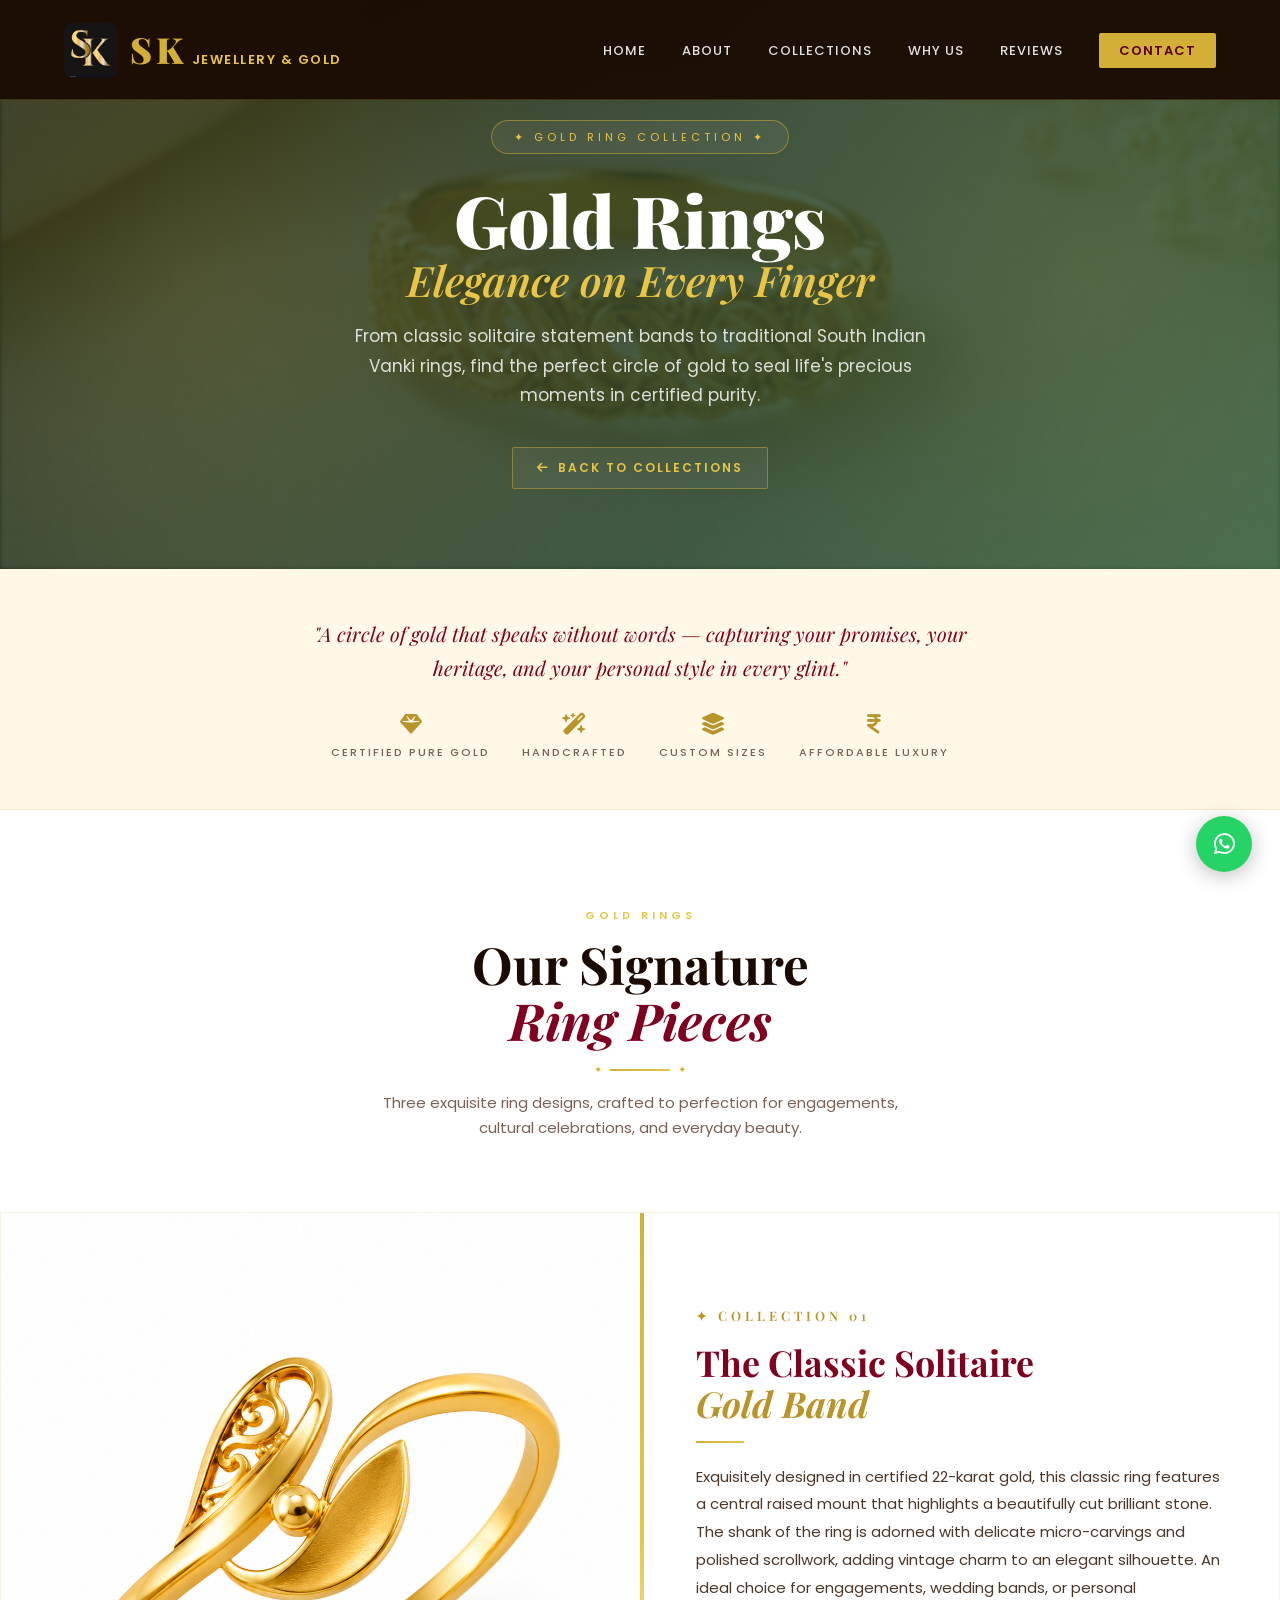
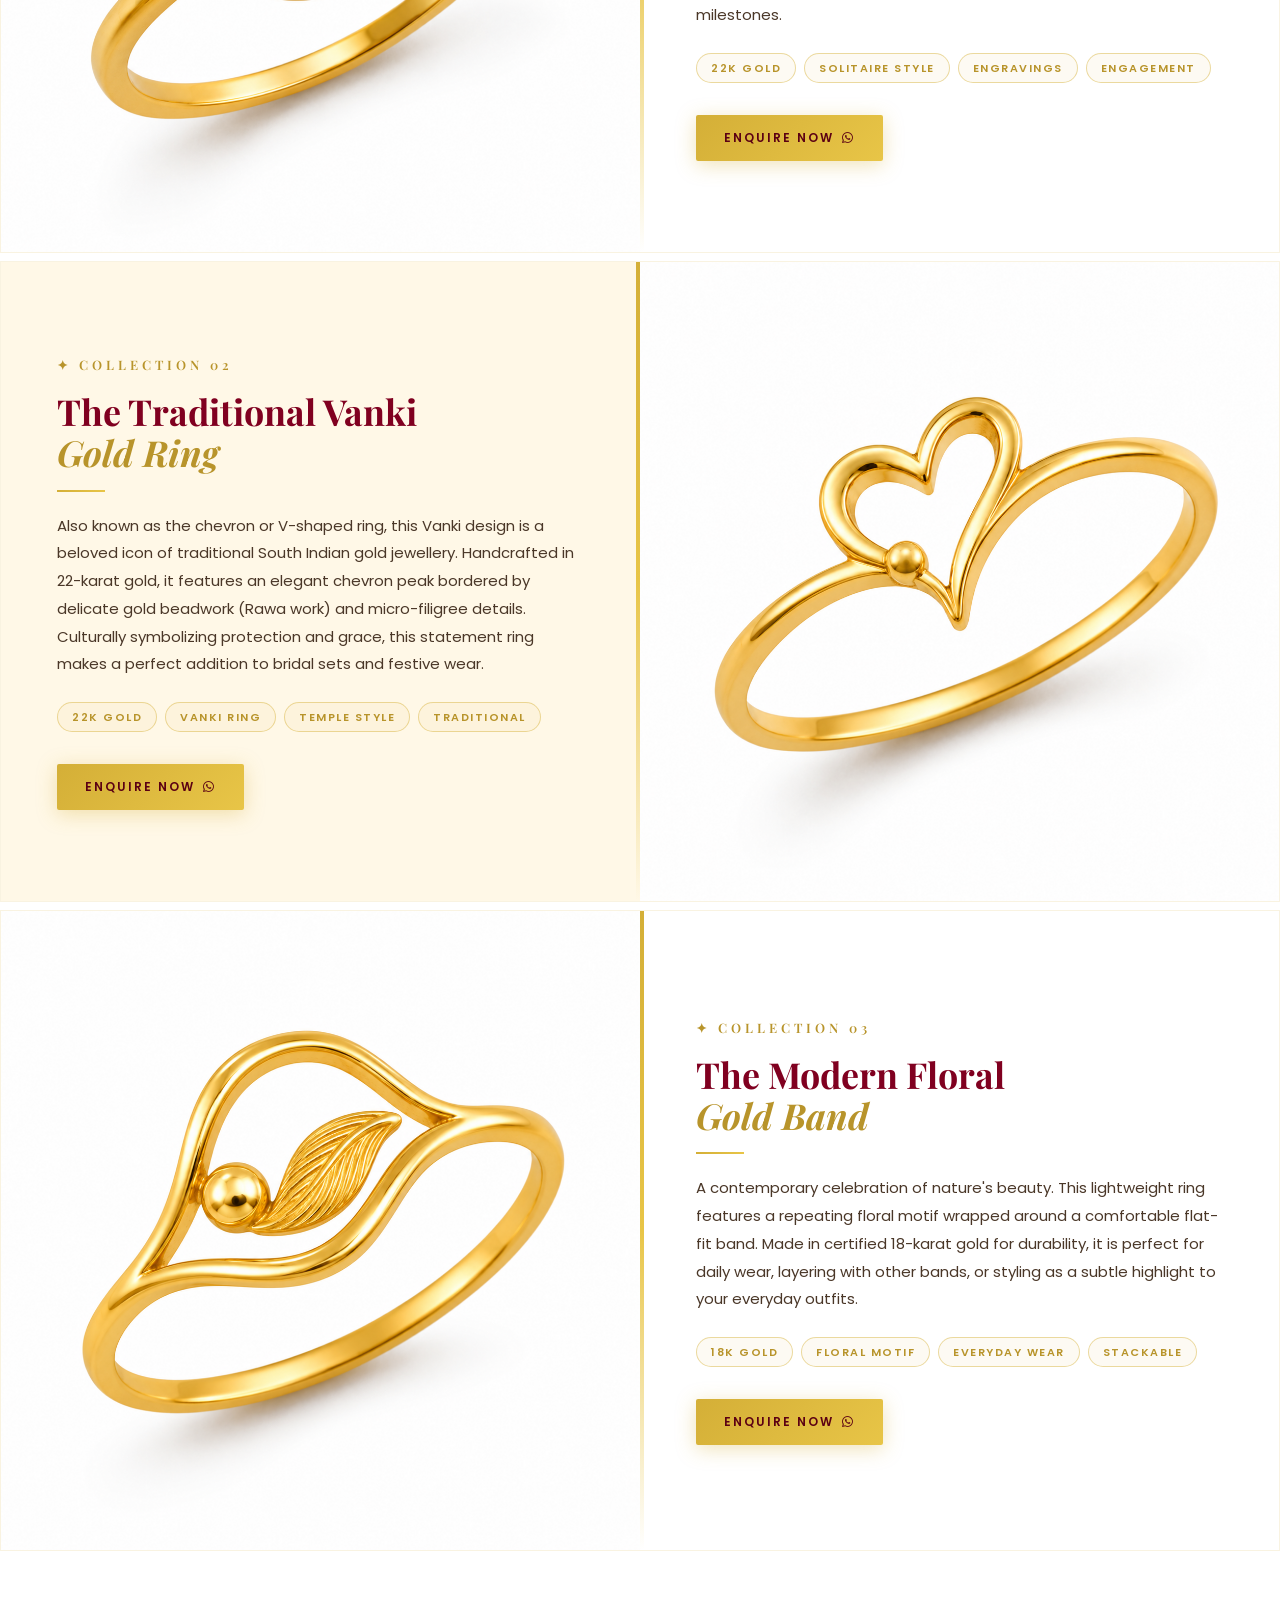
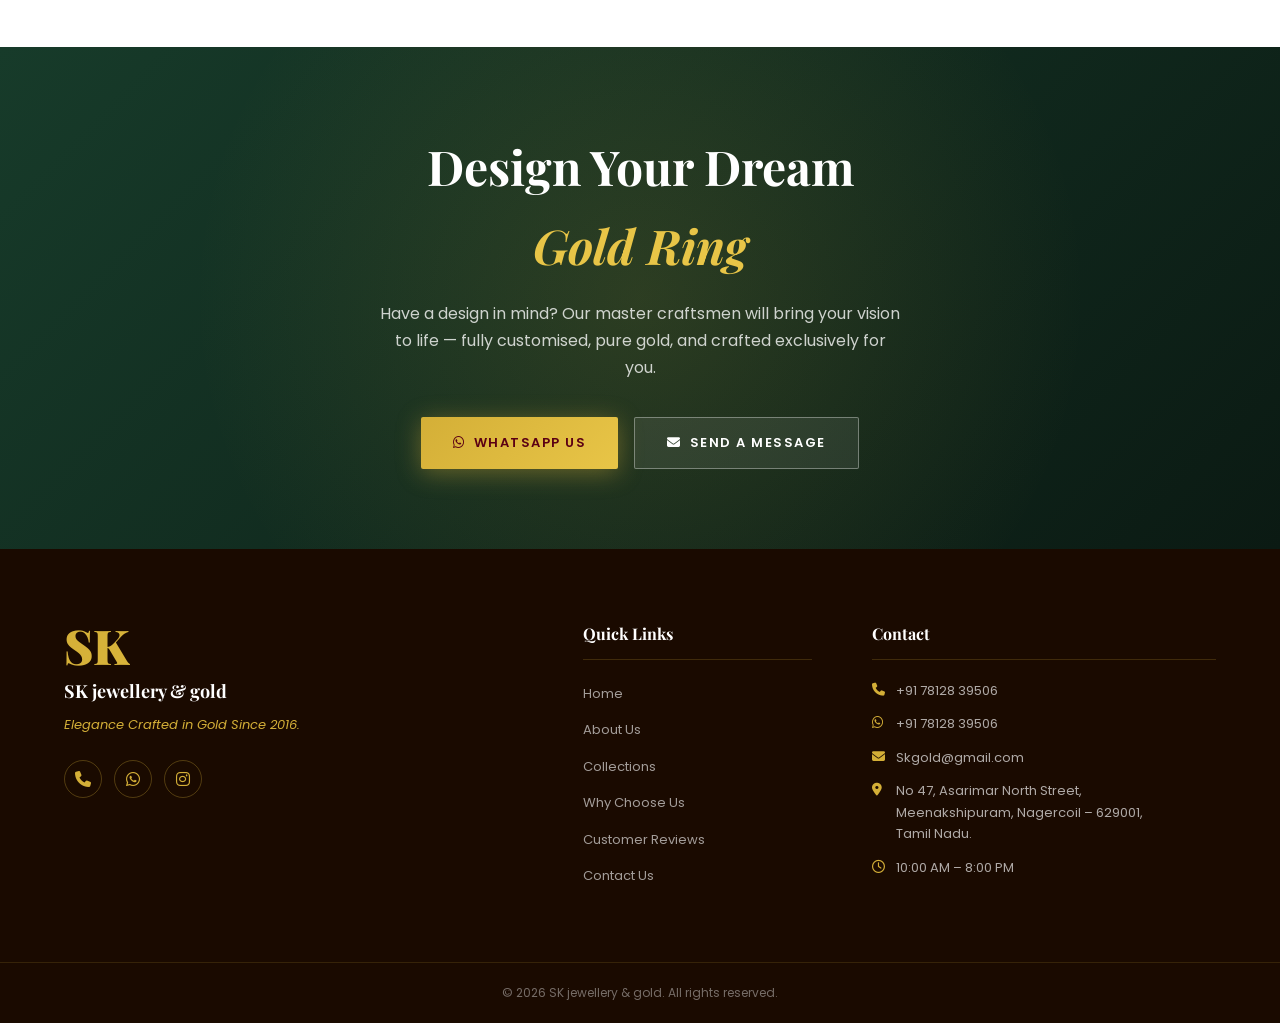
<file: ring.html>
<!DOCTYPE html>
<html lang="en">
<head>
  <meta charset="UTF-8" />
  <meta name="viewport" content="width=device-width, initial-scale=1.0" />
  <title>Gold Ring Collection – SK jewellery & gold</title>
  <meta name="description" content="Explore SK jewellery & gold's exquisite Gold Ring collection — from traditional temple Vanki rings to contemporary floral bands, handcrafted in certified pure gold." />
  <link rel="icon" href="/Favicon.png" type="image/x-png">
  <link rel="stylesheet" href="style.css" />
  <link rel="preconnect" href="https://fonts.googleapis.com" />
  <link rel="preconnect" href="https://fonts.gstatic.com" crossorigin />
  <link href="https://fonts.googleapis.com/css2?family=Playfair+Display:ital,wght@0,400;0,600;0,700;0,900;1,400;1,600&family=Poppins:wght@300;400;500;600&display=swap" rel="stylesheet" />
  <link rel="stylesheet" href="https://cdnjs.cloudflare.com/ajax/libs/font-awesome/6.5.0/css/all.min.css" />
  <style>
    /* ── RING PAGE SPECIFIC STYLES ── */

    /* Hero Banner */
    .ring-hero {
      position: relative;
      min-height: 56vh;
      display: flex;
      align-items: center;
      justify-content: center;
      background: linear-gradient(135deg, #0b1a13 0%, #173b2a 60%, #22573e 100%);
      overflow: hidden;
      padding: 120px 24px 80px;
    }
    .ring-hero-bg {
      position: absolute;
      inset: 0;
      background-image: url('images/Ring.png');
      background-size: cover;
      background-position: center center;
      opacity: 0.18;
      filter: blur(2px);
    }
    .ring-hero-pattern {
      position: absolute;
      inset: 0;
      background-image:
        radial-gradient(circle at 15% 50%, rgba(212,175,55,0.18) 0%, transparent 50%),
        radial-gradient(circle at 85% 50%, rgba(212,175,55,0.12) 0%, transparent 50%);
      pointer-events: none;
    }
    .ring-hero-content {
      position: relative;
      z-index: 2;
      text-align: center;
      color: var(--white);
    }
    .ring-hero-badge {
      display: inline-block;
      font-size: 11px;
      letter-spacing: 4px;
      text-transform: uppercase;
      color: var(--gold-soft);
      border: 1px solid rgba(212,175,55,0.5);
      padding: 7px 22px;
      border-radius: 50px;
      margin-bottom: 28px;
      backdrop-filter: blur(8px);
      background: rgba(255,255,255,0.06);
    }
    .ring-hero-title {
      font-family: var(--font-display);
      font-size: clamp(38px, 6vw, 72px);
      font-weight: 900;
      line-height: 1.05;
      margin-bottom: 20px;
    }
    .ring-hero-title span {
      display: block;
      color: var(--gold-soft);
      font-style: italic;
      font-size: clamp(24px, 3.5vw, 42px);
      font-weight: 600;
    }
    .ring-hero-desc {
      font-size: clamp(14px, 1.6vw, 17px);
      color: rgba(255,255,255,0.82);
      max-width: 580px;
      margin: 0 auto 36px;
      line-height: 1.75;
    }
    .ring-back-btn {
      display: inline-flex;
      align-items: center;
      gap: 8px;
      font-size: 12px;
      font-weight: 600;
      letter-spacing: 2px;
      text-transform: uppercase;
      color: var(--gold-soft);
      border: 1px solid rgba(212,175,55,0.45);
      padding: 10px 24px;
      border-radius: 2px;
      transition: var(--transition);
      backdrop-filter: blur(6px);
      background: rgba(255,255,255,0.06);
    }
    .ring-back-btn:hover {
      background: var(--gold);
      color: var(--maroon-dark);
      border-color: var(--gold);
    }

    /* ── INTRO STRIP ── */
    .ring-intro {
      background: var(--ivory);
      padding: 48px 0;
      text-align: center;
      border-bottom: 1px solid rgba(212,175,55,0.2);
    }
    .ring-intro-inner {
      max-width: 760px;
      margin: 0 auto;
      padding: 0 24px;
    }
    .ring-intro p {
      font-family: var(--font-display);
      font-size: clamp(16px, 2vw, 20px);
      font-style: italic;
      color: var(--maroon);
      line-height: 1.7;
    }
    .ring-intro-icons {
      display: flex;
      justify-content: center;
      gap: 32px;
      margin-top: 28px;
      flex-wrap: wrap;
    }
    .ring-intro-icon-item {
      display: flex;
      flex-direction: column;
      align-items: center;
      gap: 8px;
    }
    .ring-intro-icon-item i {
      font-size: 22px;
      color: var(--gold-dark);
    }
    .ring-intro-icon-item span {
      font-size: 11px;
      letter-spacing: 2px;
      text-transform: uppercase;
      color: var(--text-light);
      font-weight: 500;
    }

    /* ── COLLECTION GALLERY ── */
    .ring-collection {
      background: #fff;
      padding: 96px 0;
    }
    .ring-collection .section-header {
      margin-bottom: 72px;
    }

    /* Alternating full-width pieces */
    .ring-piece {
      display: grid;
      grid-template-columns: 1fr 1fr;
      gap: 0;
      min-height: 520px;
      margin-bottom: 8px;
      overflow: hidden;
      border: 1px solid rgba(212,175,55,0.15);
    }
    .ring-piece:last-child { margin-bottom: 0; }
    .ring-piece.reverse { direction: rtl; }
    .ring-piece.reverse > * { direction: ltr; }

    .ring-piece-img {
      position: relative;
      overflow: hidden;
      min-height: 460px;
    }
    .ring-piece-img img {
      width: 100%;
      height: 100%;
      object-fit: cover;
      object-position: center center;
      transition: transform 0.8s cubic-bezier(0.4, 0, 0.2, 1);
    }
    .ring-piece:hover .ring-piece-img img {
      transform: scale(1.06);
    }
    .ring-piece-img-num {
      position: absolute;
      top: 24px;
      left: 24px;
      font-family: var(--font-display);
      font-size: 64px;
      font-weight: 900;
      color: rgba(255,255,255,0.12);
      line-height: 1;
      pointer-events: none;
      user-select: none;
    }
    .ring-piece.reverse .ring-piece-img-num {
      left: auto;
      right: 24px;
    }

    .ring-piece-info {
      padding: 60px 56px;
      display: flex;
      flex-direction: column;
      justify-content: center;
      background: var(--white);
      position: relative;
    }
    .ring-piece.reverse .ring-piece-info {
      background: var(--ivory);
    }
    .ring-piece-info::before {
      content: '';
      position: absolute;
      top: 0; left: 0;
      width: 4px;
      height: 100%;
      background: linear-gradient(to bottom, var(--gold), var(--gold-soft), transparent);
    }
    .ring-piece.reverse .ring-piece-info::before {
      left: auto;
      right: 0;
    }

    .ring-piece-num {
      font-family: var(--font-display);
      font-size: 13px;
      font-weight: 600;
      letter-spacing: 4px;
      color: var(--gold-dark);
      text-transform: uppercase;
      margin-bottom: 16px;
    }
    .ring-piece-name {
      font-family: var(--font-display);
      font-size: clamp(24px, 2.8vw, 36px);
      font-weight: 700;
      color: var(--maroon);
      line-height: 1.15;
      margin-bottom: 16px;
    }
    .ring-piece-name em {
      font-style: italic;
      color: var(--gold-dark);
    }
    .ring-piece-divider {
      width: 48px;
      height: 2px;
      background: linear-gradient(90deg, var(--gold), var(--gold-soft));
      margin-bottom: 20px;
      position: relative;
    }
    .ring-piece-desc {
      font-size: 15px;
      color: var(--text-mid);
      line-height: 1.85;
      margin-bottom: 24px;
    }
    .ring-piece-tags {
      display: flex;
      flex-wrap: wrap;
      gap: 8px;
      margin-bottom: 32px;
    }
    .ring-tag {
      font-size: 11px;
      letter-spacing: 1.5px;
      text-transform: uppercase;
      font-weight: 600;
      padding: 5px 14px;
      border: 1px solid rgba(212,175,55,0.45);
      border-radius: 50px;
      color: var(--gold-dark);
      background: rgba(212,175,55,0.06);
    }
    .ring-piece-cta {
      display: inline-flex;
      align-items: center;
      gap: 8px;
      font-size: 12px;
      font-weight: 600;
      letter-spacing: 2px;
      text-transform: uppercase;
      padding: 13px 28px;
      border-radius: 2px;
      background: linear-gradient(135deg, var(--gold), var(--gold-soft));
      color: var(--maroon-dark);
      box-shadow: 0 4px 20px rgba(212,175,55,0.35);
      transition: var(--transition);
      width: fit-content;
    }
    .ring-piece-cta:hover {
      transform: translateY(-2px);
      box-shadow: 0 8px 30px rgba(212,175,55,0.55);
    }

    /* ── CTA BANNER ── */
    .ring-cta-banner {
      background: linear-gradient(135deg, #173b2a 0%, #0b1a13 100%);
      padding: 80px 24px;
      text-align: center;
      position: relative;
      overflow: hidden;
    }
    .ring-cta-banner::before {
      content: '';
      position: absolute;
      inset: 0;
      background-image: radial-gradient(circle at 50% 50%, rgba(212,175,55,0.14) 0%, transparent 65%);
      pointer-events: none;
    }
    .ring-cta-banner h2 {
      font-family: var(--font-display);
      font-size: clamp(28px, 4vw, 48px);
      font-weight: 700;
      color: var(--white);
      margin-bottom: 14px;
      position: relative;
    }
    .ring-cta-banner h2 em {
      color: var(--gold-soft);
      font-style: italic;
    }
    .ring-cta-banner p {
      font-size: 16px;
      color: rgba(255,255,255,0.78);
      max-width: 520px;
      margin: 0 auto 36px;
      line-height: 1.7;
      position: relative;
    }
    .ring-cta-btns {
      display: flex;
      gap: 16px;
      justify-content: center;
      flex-wrap: wrap;
      position: relative;
    }
    .btn-gold-light {
      background: linear-gradient(135deg, var(--gold), var(--gold-soft));
      color: var(--maroon-dark);
      box-shadow: 0 4px 24px rgba(212,175,55,0.4);
    }
    .btn-gold-light:hover {
      transform: translateY(-2px);
      box-shadow: 0 8px 32px rgba(212,175,55,0.65);
    }
    .btn-outline-light {
      background: rgba(255,255,255,0.08);
      color: var(--white);
      border: 1px solid rgba(255,255,255,0.35);
    }
    .btn-outline-light:hover {
      background: rgba(255,255,255,0.16);
      border-color: var(--gold-soft);
      color: var(--gold-soft);
      transform: translateY(-2px);
    }

    /* ── RESPONSIVE ── */
    @media (max-width: 900px) {
      .ring-piece,
      .ring-piece.reverse {
        grid-template-columns: 1fr;
        direction: ltr;
      }
      .ring-piece.reverse > * { direction: ltr; }
      .ring-piece-img { min-height: 320px; }
      .ring-piece-info { padding: 40px 32px; }
      .ring-piece-info::before { width: 100%; height: 4px; top: 0; left: 0; right: auto; bottom: auto; }
      .ring-piece.reverse .ring-piece-info::before { left: 0; right: auto; top: 0; height: 4px; width: 100%; }
    }
    @media (max-width: 600px) {
      .ring-hero { min-height: auto; padding: 110px 20px 70px; }
      .ring-piece-info { padding: 32px 24px; }
      .ring-intro-icons { gap: 20px; }
      .ring-collection { padding: 64px 0; }
    }
  </style>
</head>
<body>

  <!-- NAVBAR -->
  <nav id="navbar" class="navbar-dark-bg">
    <div class="nav-container">
      <a href="index.html" class="nav-brand">
        <img src="images/SK Gold Logo.png" alt="SK Jewellery logo" class="nav-logo" />
        <span class="brand-text"><span class="brand-sk-text">SK</span> jewellery & gold</span>
      </a>
      <button class="nav-toggle" id="navToggle" aria-label="Toggle menu">
        <span></span><span></span><span></span>
      </button>
      <ul class="nav-links" id="navLinks">
        <li><a href="index.html#home">Home</a></li>
        <li><a href="index.html#about">About</a></li>
        <li><a href="index.html#collections">Collections</a></li>
        <li><a href="index.html#why-us">Why Us</a></li>
        <li><a href="index.html#testimonials">Reviews</a></li>
        <li><a href="index.html#contact" class="nav-cta">Contact</a></li>
      </ul>
    </div>
  </nav>

  <!-- HERO BANNER -->
  <section class="ring-hero">
    <div class="ring-hero-bg"></div>
    <div class="ring-hero-pattern"></div>
    <div class="ring-hero-content reveal">
      <div class="ring-hero-badge">✦ Gold Ring Collection ✦</div>
      <h1 class="ring-hero-title">
        Gold Rings
        <span>Elegance on Every Finger</span>
      </h1>
      <p class="ring-hero-desc">
        From classic solitaire statement bands to traditional South Indian Vanki rings, find the perfect circle of gold to seal life's precious moments in certified purity.
      </p>
      <a href="index.html#collections" class="ring-back-btn">
        <i class="fa-solid fa-arrow-left"></i> Back to Collections
      </a>
    </div>
  </section>

  <!-- INTRO STRIP -->
  <div class="ring-intro">
    <div class="ring-intro-inner">
      <p>"A circle of gold that speaks without words — capturing your promises, your heritage, and your personal style in every glint."</p>
      <div class="ring-intro-icons">
        <div class="ring-intro-icon-item">
          <i class="fa-solid fa-gem"></i>
          <span>Certified Pure Gold</span>
        </div>
        <div class="ring-intro-icon-item">
          <i class="fa-solid fa-wand-magic-sparkles"></i>
          <span>Handcrafted</span>
        </div>
        <div class="ring-intro-icon-item">
          <i class="fa-solid fa-layer-group"></i>
          <span>Custom Sizes</span>
        </div>
        <div class="ring-intro-icon-item">
          <i class="fa-solid fa-indian-rupee-sign"></i>
          <span>Affordable Luxury</span>
        </div>
      </div>
    </div>
  </div>

  <!-- COLLECTION GALLERY -->
  <section class="ring-collection">
    <div class="container">
      <div class="section-header reveal">
        <p class="section-eyebrow">Gold Rings</p>
        <h2 class="section-title">Our Signature<br/><em>Ring Pieces</em></h2>
        <div class="gold-divider center"></div>
        <p class="section-desc">Three exquisite ring designs, crafted to perfection for engagements, cultural celebrations, and everyday beauty.</p>
      </div>
    </div>

    <!-- PIECE 1 -->
    <div class="ring-piece reveal">
      <div class="ring-piece-img">
        <div class="ring-piece-img-num">01</div>
        <img src="images/Ring-1.png" alt="Gold Ring 1 – The Classic Solitaire Band" loading="lazy" />
      </div>
      <div class="ring-piece-info">
        <p class="ring-piece-num">✦ Collection 01</p>
        <h2 class="ring-piece-name">The Classic Solitaire<br/><em>Gold Band</em></h2>
        <div class="ring-piece-divider"></div>
        <p class="ring-piece-desc">
          Exquisitely designed in certified 22-karat gold, this classic ring features a central raised mount that highlights a beautifully cut brilliant stone. The shank of the ring is adorned with delicate micro-carvings and polished scrollwork, adding vintage charm to an elegant silhouette. An ideal choice for engagements, wedding bands, or personal milestones.
        </p>
        <div class="ring-piece-tags">
          <span class="ring-tag">22K Gold</span>
          <span class="ring-tag">Solitaire Style</span>
          <span class="ring-tag">Engravings</span>
          <span class="ring-tag">Engagement</span>
        </div>
        <a href="index.html#contact" class="ring-piece-cta">
          Enquire Now <i class="fa-brands fa-whatsapp"></i>
        </a>
      </div>
    </div>

    <!-- PIECE 2 -->
    <div class="ring-piece reverse reveal">
      <div class="ring-piece-img">
        <div class="ring-piece-img-num">02</div>
        <img src="images/Ring-2.png" alt="Gold Ring 2 – The Vanki Ring" loading="lazy" />
      </div>
      <div class="ring-piece-info">
        <p class="ring-piece-num">✦ Collection 02</p>
        <h2 class="ring-piece-name">The Traditional Vanki<br/><em>Gold Ring</em></h2>
        <div class="ring-piece-divider"></div>
        <p class="ring-piece-desc">
          Also known as the chevron or V-shaped ring, this Vanki design is a beloved icon of traditional South Indian gold jewellery. Handcrafted in 22-karat gold, it features an elegant chevron peak bordered by delicate gold beadwork (Rawa work) and micro-filigree details. Culturally symbolizing protection and grace, this statement ring makes a perfect addition to bridal sets and festive wear.
        </p>
        <div class="ring-piece-tags">
          <span class="ring-tag">22K Gold</span>
          <span class="ring-tag">Vanki Ring</span>
          <span class="ring-tag">Temple Style</span>
          <span class="ring-tag">Traditional</span>
        </div>
        <a href="index.html#contact" class="ring-piece-cta">
          Enquire Now <i class="fa-brands fa-whatsapp"></i>
        </a>
      </div>
    </div>

    <!-- PIECE 3 -->
    <div class="ring-piece reveal">
      <div class="ring-piece-img">
        <div class="ring-piece-img-num">03</div>
        <img src="images/Ring-3.png" alt="Gold Ring 3 – The Modern Floral Band" loading="lazy" />
      </div>
      <div class="ring-piece-info">
        <p class="ring-piece-num">✦ Collection 03</p>
        <h2 class="ring-piece-name">The Modern Floral<br/><em>Gold Band</em></h2>
        <div class="ring-piece-divider"></div>
        <p class="ring-piece-desc">
          A contemporary celebration of nature's beauty. This lightweight ring features a repeating floral motif wrapped around a comfortable flat-fit band. Made in certified 18-karat gold for durability, it is perfect for daily wear, layering with other bands, or styling as a subtle highlight to your everyday outfits.
        </p>
        <div class="ring-piece-tags">
          <span class="ring-tag">18K Gold</span>
          <span class="ring-tag">Floral Motif</span>
          <span class="ring-tag">Everyday Wear</span>
          <span class="ring-tag">Stackable</span>
        </div>
        <a href="index.html#contact" class="ring-piece-cta">
          Enquire Now <i class="fa-brands fa-whatsapp"></i>
        </a>
      </div>
    </div>

  </section>

  <!-- CTA BANNER -->
  <section class="ring-cta-banner">
    <h2>Design Your Dream<br/><em>Gold Ring</em></h2>
    <p>Have a design in mind? Our master craftsmen will bring your vision to life — fully customised, pure gold, and crafted exclusively for you.</p>
    <div class="ring-cta-btns">
      <a href="https://wa.me/917812839506" target="_blank" class="btn btn-gold-light">
        <i class="fa-brands fa-whatsapp"></i> WhatsApp Us
      </a>
      <a href="index.html#contact" class="btn btn-outline-light">
        <i class="fa-solid fa-envelope"></i> Send a Message
      </a>
    </div>
  </section>

  <!-- FOOTER -->
  <footer class="footer">
    <div class="footer-top">
      <div class="container footer-grid">
        <div class="footer-brand">
          <div class="footer-logo">SK</div>
          <p class="footer-name">SK jewellery & gold</p>
          <p class="footer-tagline">Elegance Crafted in Gold Since 2016.</p>
          <div class="footer-social">
            <a href="tel:+917812839506"><i class="fa-solid fa-phone"></i></a>
            <a href="https://wa.me/917812839506" target="_blank"><i class="fa-brands fa-whatsapp"></i></a>
            <a href="https://instagram.com" target="_blank"><i class="fa-brands fa-instagram"></i></a>
          </div>
        </div>
        <div class="footer-links">
          <h4>Quick Links</h4>
          <ul>
            <li><a href="index.html#home">Home</a></li>
            <li><a href="index.html#about">About Us</a></li>
            <li><a href="index.html#collections">Collections</a></li>
            <li><a href="index.html#why-us">Why Choose Us</a></li>
            <li><a href="index.html#testimonials">Customer Reviews</a></li>
            <li><a href="index.html#contact">Contact Us</a></li>
          </ul>
        </div>
        <div class="footer-contact">
          <h4>Contact</h4>
          <p><i class="fa-solid fa-phone"></i> +91 78128 39506</p>
          <p><i class="fa-brands fa-whatsapp"></i> +91 78128 39506</p>
          <p><i class="fa-solid fa-envelope"></i> <a href="mailto:Skgold@gmail.com">Skgold@gmail.com</a></p>
          <p><i class="fa-solid fa-location-dot"></i> No 47, Asarimar North Street,<br/>Meenakshipuram, Nagercoil – 629001,<br/>Tamil Nadu.</p>
          <p><i class="fa-regular fa-clock"></i> 10:00 AM – 8:00 PM</p>
        </div>
      </div>
    </div>
    <div class="footer-bottom">
      <p>© 2026 SK jewellery & gold. All rights reserved.</p>
    </div>
  </footer>

  <!-- FLOATING BUTTONS -->
  <div class="float-btns">
    <a href="https://wa.me/917812839506" target="_blank" class="float-btn whatsapp-float" title="WhatsApp">
      <i class="fa-brands fa-whatsapp"></i>
    </a>
  </div>

  <!-- BACK TO TOP -->
  <button id="backToTop" title="Back to top"><i class="fa-solid fa-chevron-up"></i></button>

  <script>
    // ── NAVBAR SCROLL
    const navbar = document.getElementById('navbar');
    const navToggle = document.getElementById('navToggle');
    const navLinks = document.getElementById('navLinks');

    window.addEventListener('scroll', () => {
      navbar.classList.toggle('scrolled', window.scrollY > 60);
    });
    navToggle.addEventListener('click', () => {
      navLinks.classList.toggle('open');
      navToggle.classList.toggle('active');
    });
    navLinks.querySelectorAll('a').forEach(link => {
      link.addEventListener('click', () => {
        navLinks.classList.remove('open');
        navToggle.classList.remove('active');
      });
    });

    // ── SCROLL REVEAL
    const revealEls = document.querySelectorAll('.reveal, .reveal-left, .reveal-right');
    const observer = new IntersectionObserver((entries) => {
      entries.forEach((entry) => {
        if (entry.isIntersecting) {
          entry.target.classList.add('visible');
          observer.unobserve(entry.target);
        }
      });
    }, { threshold: 0.1, rootMargin: '0px 0px -40px 0px' });
    revealEls.forEach(el => observer.observe(el));

    // ── BACK TO TOP
    const backToTop = document.getElementById('backToTop');
    window.addEventListener('scroll', () => {
      backToTop.classList.toggle('visible', window.scrollY > 400);
    });
    backToTop.addEventListener('click', () => {
      window.scrollTo({ top: 0, behavior: 'smooth' });
    });
  </script>
</body>
</html>
</file>
<file: style.css>
:root {
  --white: #FFFFFF;
  --ivory: #FFF8E7;
  --ivory-dark: #F5EDD0;
  --gold: #D4AF37;
  --gold-soft: #E8C547;
  --gold-pale: #F5E9B0;
  --gold-dark: #B8942B;
  --maroon: #800020;
  --maroon-dark: #5B0013;
  --text-dark: #1A0A00;
  --text-mid: #4A3728;
  --text-light: #7A6055;
  --shadow-gold: 0 8px 40px rgba(212, 175, 55, 0.25);
  --shadow-soft: 0 4px 24px rgba(90, 30, 0, 0.10);
  --radius: 4px;
  --transition: 0.35s cubic-bezier(0.4, 0, 0.2, 1);
  --font-display: 'Playfair Display', Georgia, serif;
  --font-body: 'Poppins', sans-serif;
}

*, *::before, *::after { box-sizing: border-box; margin: 0; padding: 0; }

html {
  scroll-behavior: smooth;
  overflow-x: hidden;
}

body {
  font-family: var(--font-body);
  background: #f8efe0;
  color: var(--text-dark);
  overflow-x: hidden;
  line-height: 1.65;
}

img, picture, video {
  display: block;
  width: 100%;
  max-width: 100%;
  height: auto;
  min-width: 0;
}

.about-img-frame,
.col-img-wrap,
.showcase-img {
  width: 100%;
  max-width: 100%;
  min-width: 0;
}

.about-img-frame img,
.col-img-wrap img,
.showcase-img img {
  width: 100%;
  height: 100%;
  object-fit: cover;
  object-position: center top;
}

a { text-decoration: none; color: inherit; }
ul { list-style: none; }

.container { max-width: 1200px; margin: 0 auto; padding: 0 24px; }
.section-pad { padding: 96px 0; }
.bg-ivory { background: var(--ivory); }
.mt-2 { margin-top: 28px; display: inline-flex; }


/* ── NAVBAR ── */
#navbar {
  position: fixed; top: 0; left: 0; right: 0; z-index: 1000;
  padding: 20px 0;
  transition: var(--transition);
}
#navbar.scrolled {
  background: rgba(255, 248, 231, 0.96);
  backdrop-filter: blur(20px);
  -webkit-backdrop-filter: blur(20px);
  box-shadow: 0 2px 30px rgba(212,175,55,0.15);
  padding: 12px 0;
  border-bottom: 1px solid rgba(212,175,55,0.25);
}

.nav-container {
  max-width: 1200px; margin: 0 auto; padding: 0 24px;
  display: flex; align-items: center; justify-content: space-between;
}

.nav-brand {
  display: flex; align-items: center; gap: 12px;
}
.nav-logo {
  display: block;
  width: 54px;
  height: 54px;
  object-fit: contain;
  border-radius: 8px;
}
.brand-sk {
  display: none;
  font-family: var(--font-display);
  font-size: 32px; font-weight: 900;
  background: linear-gradient(135deg, var(--gold), var(--gold-soft));
  -webkit-background-clip: text; -webkit-text-fill-color: transparent;
  background-clip: text;
  line-height: 1;
}
.brand-text {
  font-family: var(--font-body);
  font-size: 13px; font-weight: 600;
  letter-spacing: 1.5px; text-transform: uppercase;
  color: #000000;
  transition: color var(--transition);
}
.brand-sk-text {
  font-family: var(--font-display);
  font-size: 36px;
  font-weight: 900;
  letter-spacing: 4px;
  color: var(--maroon-dark);
  transition: color var(--transition);
}
#navbar.scrolled .brand-text { color: #000000; }

.nav-links {
  display: flex; align-items: center; gap: 36px;
}
.nav-links a {
  font-size: 13px; font-weight: 500;
  letter-spacing: 1px; text-transform: uppercase;
  color: var(--text-dark);
  transition: color var(--transition);
  position: relative;
}
.nav-links a::after {
  content: ''; position: absolute; bottom: -4px; left: 0;
  width: 0; height: 1px; background: var(--gold);
  transition: width var(--transition);
}
.nav-links a:hover { color: var(--maroon); }
.nav-links a:hover::after { width: 100%; }
#navbar.scrolled .nav-links a { color: var(--text-mid); }
#navbar.scrolled .nav-links a:hover { color: var(--maroon); }

.nav-cta {
  background: var(--gold) !important;
  color: var(--maroon-dark) !important;
  padding: 8px 20px !important;
  border-radius: 2px;
  font-weight: 600 !important;
}
.nav-cta:hover { background: var(--gold-soft) !important; }
.nav-cta::after { display: none !important; }

/* ── HAMBURGER TOGGLE ── */
.nav-toggle {
  display: none;
  flex-direction: column;
  gap: 5px;
  background: none;
  border: none;
  cursor: pointer;
  padding: 4px;
  z-index: 1100;
  position: relative;
}
.nav-toggle span {
  display: block;
  width: 24px;
  height: 2px;
  background: var(--text-dark);
  border-radius: 2px;
  transition: transform 0.35s ease, opacity 0.35s ease, background 0.35s ease;
  transform-origin: center;
}
#navbar.scrolled .nav-toggle span { background: var(--maroon); }

/* X (close) animation */
.nav-toggle.active span:nth-child(1) {
  transform: translateY(7px) rotate(45deg);
}
.nav-toggle.active span:nth-child(2) {
  opacity: 0;
  transform: scaleX(0);
}
.nav-toggle.active span:nth-child(3) {
  transform: translateY(-7px) rotate(-45deg);
}

/* ── HERO ── */
.hero {
  position: relative; min-height: 100vh;
  display: flex; flex-direction: column;
  background: linear-gradient(180deg, #fdf7ef 0%, #f0e3d2 100%);
  overflow: hidden;
}

.hero-overlay {
  position: absolute; inset: 0;
  background: rgba(255,255,255,0.45);
}

#sparkleCanvas {
  position: absolute; inset: 0; pointer-events: none; z-index: 1;
}

.hero-content {
  position: relative; z-index: 2;
  display: flex; flex-direction: column;
  justify-content: center; align-items: flex-start;
  color: var(--text-dark);
  padding: 120px 60px 100px 64px;
  text-align: left;
  background: linear-gradient(135deg, rgba(253,247,239,0.98) 0%, rgba(240,227,210,0.95) 100%);
}

.hero-badge {
  display: inline-block;
  font-size: 11px; letter-spacing: 4px; text-transform: uppercase;
  color: var(--maroon);
  border: 1px solid rgba(212,175,55,0.45);
  padding: 6px 20px; border-radius: 50px;
  margin-bottom: 24px;
  backdrop-filter: blur(10px);
  background: rgba(255,255,255,0.92);
}

.hero-title {
  font-family: var(--font-display);
  margin-bottom: 12px;
  line-height: 0.9;
  text-transform: uppercase;
}
.hero-title-line {
  display: block;
}
.hero-title-line--primary {
  font-size: clamp(68px, 11vw, 96px);
  font-weight: 900;
  letter-spacing: -1px;
  color: var(--maroon);
}
.hero-title-line--secondary {
  font-size: clamp(42px, 8vw, 62px);
  font-weight: 700;
  color: var(--gold-dark);
  font-style: italic;
  letter-spacing: 1px;
}

.hero-sub {
  font-size: 13px; letter-spacing: 4px; text-transform: uppercase;
  color: var(--text-mid);
  margin-bottom: 16px;
}

.hero-tagline {
  font-family: var(--font-display);
  font-size: clamp(16px, 2.2vw, 22px);
  font-style: italic;
  color: var(--maroon-dark);
  margin-bottom: 40px;
  line-height: 1.4;
}

.hero-buttons { display: flex; gap: 16px; justify-content: flex-start; flex-wrap: wrap; }

/* ── HERO STATS ROW ── */
.hero-stats {
  display: flex;
  align-items: center;
  justify-content: center;
  gap: 0;
  margin-bottom: 28px;
  background: rgba(255,255,255,0.65);
  border: 1px solid rgba(212,175,55,0.25);
  border-radius: 12px;
  padding: 22px 20px;
  backdrop-filter: blur(8px);
}
.hero-stat {
  display: flex;
  flex-direction: column;
  align-items: center;
  justify-content: center;
  flex: 1;
  gap: 4px;
  padding: 0 12px;
  text-align: center;
}
.hero-stat-num {
  font-family: var(--font-display);
  font-size: clamp(26px, 2.8vw, 34px);
  font-weight: 900;
  background: linear-gradient(135deg, var(--maroon), var(--gold-dark));
  -webkit-background-clip: text;
  -webkit-text-fill-color: transparent;
  background-clip: text;
  line-height: 1.1;
  white-space: nowrap;
}
.hero-stat-label {
  font-size: 10px;
  letter-spacing: 1.5px;
  text-transform: uppercase;
  color: var(--text-light);
  font-weight: 500;
  white-space: nowrap;
}
.hero-stat-divider {
  width: 1px;
  height: 40px;
  background: rgba(212,175,55,0.35);
  flex-shrink: 0;
}

/* ── HERO FEATURES ── */
.hero-features {
  display: flex;
  flex-direction: column;
  gap: 10px;
  margin-bottom: 32px;
}
.hero-feature {
  display: flex;
  align-items: center;
  gap: 10px;
  font-size: 13px;
  font-weight: 500;
  color: var(--text-mid);
}
.hero-feature i {
  color: var(--gold-dark);
  font-size: 14px;
  width: 18px;
  text-align: center;
}

.hero-scroll-hint {
  position: absolute; bottom: 36px; left: 50%; transform: translateX(-50%);
  z-index: 2; display: flex; flex-direction: column; align-items: center; gap: 8px;
  color: var(--text-mid);
  font-size: 10px; letter-spacing: 3px; text-transform: uppercase;
}
.scroll-line {
  width: 1px; height: 48px;
  background: linear-gradient(to bottom, rgba(212,175,55,0.6), transparent);
  animation: scrollLine 1.8s ease-in-out infinite;
}
@keyframes scrollLine {
  0%, 100% { transform: scaleY(1); opacity: 1; }
  50% { transform: scaleY(0.4); opacity: 0.4; }
}

/* ── HERO SPLIT LAYOUT ── */
.hero-split {
  position: relative;
  z-index: 2;
  display: grid;
  grid-template-columns: 42% 58%;
  flex: 1;
  min-height: 100vh;
  width: 100%;
}

/* ── HERO IMAGE CAROUSEL (Left Column) ── */
.hero-carousel-wrap {
  position: relative;
  overflow: hidden;
  min-height: 75vh;
  max-height: 75vh;
  margin: auto 0 auto 32px;
  border-radius: 18px;
  box-shadow: 0 8px 40px rgba(0,0,0,0.22);
}

.hero-carousel {
  position: relative;
  width: 100%;
  height: 100%;
  min-height: 75vh;
}

/* ── NAVBAR DARK BG (collection pages) ── */
.navbar-dark-bg {
  background: rgba(26, 10, 0, 0.92);
  backdrop-filter: blur(20px);
  -webkit-backdrop-filter: blur(20px);
  border-bottom: 1px solid rgba(212,175,55,0.2);
}
.navbar-dark-bg .brand-text { color: var(--gold-soft); }
.navbar-dark-bg .brand-sk-text { color: var(--gold); }
.navbar-dark-bg .nav-links a { color: rgba(255,255,255,0.88); }
.navbar-dark-bg .nav-links a:hover { color: var(--gold-soft); }
.navbar-dark-bg .nav-toggle span { background: var(--gold-soft); }

.hero-slide {
  position: absolute;
  inset: 0;
  opacity: 0;
  visibility: hidden;
  pointer-events: none;
  transition: opacity 1s cubic-bezier(0.4, 0, 0.2, 1), visibility 1s;
}
.hero-slide.active {
  opacity: 1;
  visibility: visible;
  pointer-events: auto;
}

.hero-slide img {
  width: 100%;
  height: 100%;
  object-fit: cover;
  object-position: center top;
  display: block;
}

.hero-slide-caption {
  position: absolute;
  bottom: 0; left: 0; right: 0;
  padding: 80px 40px 52px;
  background: linear-gradient(
    to top,
    rgba(91,0,19,0.94) 0%,
    rgba(91,0,19,0.55) 45%,
    transparent 100%
  );
  color: var(--white);
}

.hero-slide-tag {
  display: inline-block;
  font-size: 10px;
  letter-spacing: 3px;
  text-transform: uppercase;
  color: var(--gold-soft);
  border: 1px solid rgba(212,175,55,0.55);
  padding: 4px 14px;
  border-radius: 50px;
  margin-bottom: 12px;
  backdrop-filter: blur(4px);
  background: rgba(0,0,0,0.15);
}

.hero-slide-title {
  font-family: var(--font-display);
  font-size: clamp(20px, 2.4vw, 30px);
  font-weight: 700;
  color: var(--white);
  margin-bottom: 8px;
  line-height: 1.2;
}

.hero-slide-sub {
  font-size: 13px;
  color: rgba(255,255,255,0.84);
  line-height: 1.65;
  max-width: 360px;
}

/* Arrows */
.hero-carousel-arrow {
  position: absolute;
  top: 50%;
  transform: translateY(-50%);
  z-index: 10;
  width: 44px; height: 44px;
  border-radius: 50%;
  border: 1px solid rgba(212,175,55,0.55);
  background: rgba(0,0,0,0.32);
  backdrop-filter: blur(6px);
  color: var(--gold-soft);
  font-size: 14px;
  display: flex; align-items: center; justify-content: center;
  cursor: pointer;
  transition: var(--transition);
}
.hero-carousel-arrow:hover {
  background: var(--gold);
  color: var(--maroon-dark);
  border-color: var(--gold);
  transform: translateY(-50%) scale(1.08);
}
.hero-carousel-prev { left: 18px; }
.hero-carousel-next { right: 18px; }

/* Dots */
.hero-carousel-dots {
  position: absolute;
  bottom: 22px;
  right: 24px;
  display: flex;
  gap: 7px;
  z-index: 10;
  align-items: center;
}
.hero-dot {
  width: 8px; height: 8px;
  border-radius: 50%;
  border: none;
  background: rgba(255,255,255,0.38);
  cursor: pointer;
  transition: var(--transition);
  padding: 0;
}
.hero-dot.active {
  background: var(--gold-soft);
  width: 22px;
  border-radius: 4px;
  transform: none;
}

/* Responsive: stack on smaller screens */
@media (max-width: 1024px) {
  .hero-split {
    grid-template-columns: 45% 55%;
  }
  .hero-content {
    padding: 80px 40px 80px 40px;
  }
}

@media (max-width: 900px) {
  .hero-split {
    grid-template-columns: 1fr;
    grid-template-rows: auto auto;
    min-height: auto;
  }
  .hero {
    padding-top: 70px;
  }
  .hero-carousel-wrap {
    min-height: 52vh;
    max-height: 56vh;
    margin: 20px 20px 0 20px;
    border-radius: 16px;
  }
  .hero-carousel {
    min-height: 52vh;
  }
  .hero-content {
    padding: 48px 36px 72px !important;
    align-items: center !important;
    text-align: center !important;
    background: linear-gradient(180deg, rgba(253,247,239,1) 0%, rgba(240,227,210,1) 100%) !important;
  }
  .hero-buttons { justify-content: center !important; }
  .hero-stats { justify-content: center; }
  .hero-features { align-items: center; }
}

@media (max-width: 600px) {
  .hero {
    padding-top: 64px;
  }
  .hero-carousel-wrap {
    min-height: 44vh;
    max-height: 50vh;
    margin: 12px 12px 0 12px;
    border-radius: 12px;
  }
  .hero-carousel {
    min-height: 44vh;
  }
  .hero-carousel-arrow {
    display: none;
  }
  .hero-slide-caption {
    padding: 60px 20px 40px;
  }
  .hero-content {
    padding: 36px 20px 56px !important;
  }
  .hero-stats {
    flex-direction: row;
    flex-wrap: wrap;
    gap: 0;
  }
}

/* ── BUTTONS ── */
.btn {
  display: inline-flex; align-items: center; gap: 8px;
  font-family: var(--font-body); font-size: 13px;
  font-weight: 600; letter-spacing: 1.5px; text-transform: uppercase;
  padding: 14px 32px; border-radius: 2px;
  transition: var(--transition); cursor: pointer; border: none;
}
.btn-gold {
  background: linear-gradient(135deg, var(--gold), var(--gold-soft));
  color: var(--maroon-dark);
  box-shadow: 0 4px 20px rgba(212,175,55,0.4);
}
.btn-gold:hover {
  background: linear-gradient(135deg, var(--gold-soft), var(--gold));
  box-shadow: 0 8px 32px rgba(212,175,55,0.6);
  transform: translateY(-2px);
}
.btn-outline {
  background: rgba(255,255,255,0.92);
  color: var(--text-dark);
  border: 1px solid rgba(128,0,32,0.15);
}
.btn-outline:hover {
  border-color: var(--maroon);
  color: var(--maroon);
  background: rgba(255,255,255,1);
  transform: translateY(-2px);
}

/* ── SECTION TYPOGRAPHY ── */
.section-eyebrow {
  font-size: 11px; letter-spacing: 4px; text-transform: uppercase;
  color: var(--gold-dark); font-weight: 600;
  margin-bottom: 12px;
}
.section-title {
  font-family: var(--font-display);
  font-size: clamp(32px, 4vw, 52px);
  font-weight: 700; line-height: 1.1;
  color: var(--text-dark); margin-bottom: 20px;
}
.section-title em {
  font-style: italic; color: var(--maroon);
}
.about .section-title { color: var(--white); }
.about .section-title em { color: var(--gold-soft); }
.section-desc {
  color: var(--text-light); max-width: 520px; font-size: 15px;
}
.section-header { margin-bottom: 60px; }
.section-header.reveal { text-align: center; }
.section-header .section-desc { margin: 0 auto; }

.gold-divider {
  width: 60px; height: 2px;
  background: linear-gradient(90deg, var(--gold), var(--gold-soft));
  margin: 20px 0;
  position: relative;
}
.gold-divider::before, .gold-divider::after {
  content: '✦';
  position: absolute; top: 50%; transform: translateY(-50%);
  color: var(--gold); font-size: 10px;
}
.gold-divider::before { left: -16px; }
.gold-divider::after { right: -16px; }
.gold-divider.center { margin: 20px auto; }

/* ── ABOUT ── */
.about {
  position: relative;
  padding: 140px 0;
  min-height: 720px;
  background: var(--maroon-dark);
  color: var(--white);
  overflow: hidden;
}

/* Background Carousel */
.about-bg-carousel {
  position: absolute;
  inset: 0;
  z-index: 0;
}

.about-slide {
  position: absolute;
  inset: 0;
  background-size: cover;
  background-position: center top;
  opacity: 0;
  transition: opacity 1.4s ease-in-out;
  will-change: opacity, transform;
}

.about-slide.active {
  opacity: 1;
  animation: aboutKenBurns 7s ease-in-out forwards;
}

.about-slide.prev {
  opacity: 0;
  transition: opacity 1.4s ease-in-out;
}

@keyframes aboutKenBurns {
  0%   { transform: scale(1)    translate(0%, 0%); }
  50%  { transform: scale(1.06) translate(-1%, -0.5%); }
  100% { transform: scale(1.10) translate(-2%, -1%); }
}

.about-overlay {
  position: absolute; inset: 0;
  background: linear-gradient(180deg, rgba(0, 0, 0, 0.35), rgba(0, 0, 0, 0.65));
  pointer-events: none;
  z-index: 1;
}

.about .container {
  position: relative;
  z-index: 2;
}

.about-grid {
  display: grid;
  grid-template-columns: 1fr 1fr;
  gap: 32px;
  align-items: center;
  width: 100%;
  min-width: 0;
}

.about-text {
  width: 100%;
  max-width: 560px;
  text-align: left;
  padding: 40px 32px;
  background: rgba(0, 0, 0, 0.42);
  border-radius: 18px;
  box-shadow: 0 24px 60px rgba(0, 0, 0, 0.18);
  /* Explicitly keep text on left column */
  grid-column: 1;
}

.about-desc { color: rgba(255,255,255,0.98); font-size: 15px; margin-bottom: 28px; }
.about-pillars {
  margin-bottom: 40px;
  border-radius: 12px;
  background: rgba(255,255,255,0.08);
  padding: 22px 20px;
}
.about-pillars li {
  color: rgba(255,255,255,0.95);
  border-bottom: 1px solid rgba(255,255,255,0.14);
}
.about-pillars li i { color: var(--gold-soft); }

.counters {
  display: flex; gap: 32px;
  flex-wrap: wrap;
  padding: 28px 0;
  border-top: 1px solid rgba(255,255,255,0.16);
}

.counter-item p {
  color: var(--white);
}

.counter-item span.counter-num {
  background: linear-gradient(135deg, var(--gold-soft), var(--gold-dark));
  -webkit-background-clip: text;
  -webkit-text-fill-color: transparent;
  background-clip: text;
}

.section-eyebrow {
  color: var(--gold-soft);
}

@media (max-width: 1024px) {
  .about-grid { gap: 20px; }
  .about-text { max-width: 100%; }
}

@media (max-width: 768px) {
  .about {
    min-height: auto;
    padding: 60px 0 80px;
  }
  .about-slide {
    background-position: center top;
    background-size: cover;
  }
  .about-grid {
    grid-template-columns: 1fr;
    max-width: 100%;
    margin: 0;
  }
  .about-text {
    max-width: 100%;
    width: 100%;
    padding: 32px 24px;
    grid-column: 1;
  }
}

@media (max-width: 480px) {
  .about {
    padding: 48px 0 64px;
  }
  .about-slide {
    background-position: center top;
    background-size: cover;
  }
  .about-grid {
    grid-template-columns: 1fr;
    padding: 0;
    margin: 0;
  }
  .about-desc { font-size: 14px; }
  .about-text { padding: 28px 20px; grid-column: 1; }
}

.about-pillars { margin-bottom: 40px; }
.about-pillars li {
  display: flex; align-items: center; gap: 12px;
  font-size: 14px; color: rgba(255,255,255,0.94);
  padding: 8px 0;
  border-bottom: 1px solid rgba(255,255,255,0.18);
}
.about-pillars li i { color: var(--gold-soft); font-size: 10px; }

.counters {
  display: flex; gap: 32px;
  padding: 28px 0; border-top: 1px solid rgba(255,255,255,0.18);
}
.counter-item { text-align: center; }
.counter-item span.counter-num {
  font-family: var(--font-display);
  font-size: 38px; font-weight: 900;
  background: linear-gradient(135deg, var(--gold), var(--gold-dark));
  -webkit-background-clip: text; -webkit-text-fill-color: transparent;
  background-clip: text;
}
.counter-item > span:not(.counter-num) {
  font-family: var(--font-display);
  font-size: 24px; font-weight: 700; color: var(--gold);
}
.counter-item p {
  font-size: 11px; letter-spacing: 1px;
  text-transform: uppercase; color: var(--text-light);
  margin-top: 4px;
}

/* ── COLLECTIONS ── */
.collections-grid {
  display: grid; grid-template-columns: repeat(3, 1fr);
  gap: 28px;
}

.col-card {
  border: 1px solid rgba(212,175,55,0.3);
  border-radius: 2px; overflow: hidden;
  background: var(--white);
  box-shadow: var(--shadow-soft);
  transition: transform var(--transition), box-shadow var(--transition);
}
.col-card:hover {
  transform: translateY(-8px);
  box-shadow: 0 20px 60px rgba(212,175,55,0.2);
}

.col-img-wrap {
  position: relative;
  width: 100%;
  aspect-ratio: 3/2;
  overflow: hidden;
}
.col-img-wrap img {
  width: 100%;
  height: 100%;
  object-fit: cover;
  object-position: center;
  transition: transform 0.7s ease;
}
.col-card:hover .col-img-wrap img { transform: scale(1.08); }

.col-overlay {
  position: absolute; inset: 0;
  background: linear-gradient(to top, rgba(91,0,19,0.85) 0%, transparent 60%);
  display: flex; align-items: flex-end; justify-content: center;
  padding-bottom: 24px;
  opacity: 0; transition: opacity var(--transition);
}
.col-card:hover .col-overlay { opacity: 1; }

.col-btn {
  font-size: 11px; letter-spacing: 2px; text-transform: uppercase;
  font-weight: 600; color: var(--gold-soft);
  border: 1px solid rgba(212,175,55,0.6);
  padding: 8px 20px; border-radius: 2px;
  transition: var(--transition);
  backdrop-filter: blur(4px);
  background: rgba(0,0,0,0.2);
}
.col-btn:hover { background: var(--gold); color: var(--maroon-dark); }

.col-info {
  padding: 20px 22px 24px;
  display: flex;
  flex-direction: column;
  gap: 0;
}
.col-info h3 {
  font-family: var(--font-display);
  font-size: 20px; font-weight: 700;
  color: var(--maroon); margin-bottom: 8px;
}
.col-info p { font-size: 13px; color: var(--text-light); line-height: 1.6; margin-bottom: 18px; }

/* Always-visible button inside card description */
.col-info-btn {
  display: inline-flex;
  align-items: center;
  gap: 7px;
  align-self: flex-start;
  font-size: 11px;
  font-weight: 600;
  letter-spacing: 1.8px;
  text-transform: uppercase;
  color: var(--maroon-dark);
  background: linear-gradient(135deg, var(--gold), var(--gold-soft));
  padding: 9px 20px;
  border-radius: 2px;
  box-shadow: 0 3px 14px rgba(212,175,55,0.35);
  transition: var(--transition);
  border: none;
  cursor: pointer;
  margin-top: auto;
}
.col-info-btn i { font-size: 10px; }
.col-info-btn:hover {
  transform: translateY(-2px);
  box-shadow: 0 6px 22px rgba(212,175,55,0.55);
  background: linear-gradient(135deg, var(--gold-soft), var(--gold));
}

/* ── SHOWCASE ── */
.showcase {
  background: var(--white);
  position: relative; overflow: hidden;
}
.showcase-pattern {
  position: absolute; inset: 0;
  background-image:
    radial-gradient(circle at 20% 50%, rgba(212,175,55,0.05) 0%, transparent 50%),
    radial-gradient(circle at 80% 50%, rgba(128,0,32,0.04) 0%, transparent 50%);
  pointer-events: none;
}

.showcase-grid {
  display: grid; grid-template-columns: 1fr 1fr;
  gap: 80px; align-items: center;
}

.showcase-img {
  border-radius: 2px;
  overflow: hidden;
  border: 1px solid rgba(212,175,55,0.3);
  box-shadow: var(--shadow-gold);
  width: 100%;
  position: relative;
}
.showcase-img img {
  display: block;
  width: 100%;
  height: auto;
  object-fit: cover;
  object-position: center top;
}
.showcase-img::before {
  content: '';
  position: absolute; inset: -1px;
  border: 2px solid transparent;
  background: linear-gradient(135deg, var(--gold), transparent, var(--gold)) border-box;
  -webkit-mask: linear-gradient(#fff 0 0) padding-box, linear-gradient(#fff 0 0);
  -webkit-mask-composite: destination-out;
  mask-composite: exclude;
  border-radius: 2px;
  pointer-events: none;
}
.showcase-text p { color: var(--text-mid); font-size: 15px; line-height: 1.8; }

/* ── WHY CHOOSE US ── */
.why-grid {
  display: grid; grid-template-columns: repeat(3, 1fr);
  gap: 28px;
}

.why-card {
  background: var(--white);
  border: 1px solid rgba(212,175,55,0.2);
  border-radius: 2px; padding: 36px 28px;
  text-align: center;
  box-shadow: var(--shadow-soft);
  transition: transform var(--transition), box-shadow var(--transition), border-color var(--transition);
  position: relative; overflow: hidden;
}
.why-card::before {
  content: '';
  position: absolute; inset: 0;
  background: linear-gradient(135deg, rgba(212,175,55,0.05), transparent);
  opacity: 0; transition: opacity var(--transition);
}
.why-card:hover { transform: translateY(-6px); box-shadow: var(--shadow-gold); border-color: rgba(212,175,55,0.5); }
.why-card:hover::before { opacity: 1; }

.why-icon {
  width: 64px; height: 64px;
  background: linear-gradient(135deg, var(--gold), var(--gold-soft));
  border-radius: 50%; display: flex; align-items: center; justify-content: center;
  margin: 0 auto 20px;
  font-size: 24px; color: var(--maroon-dark);
  transition: transform var(--transition), box-shadow var(--transition);
}
.why-card:hover .why-icon {
  transform: scale(1.1);
  box-shadow: 0 8px 24px rgba(212,175,55,0.4);
}

.why-card h3 {
  font-family: var(--font-display);
  font-size: 20px; font-weight: 700; color: var(--maroon);
  margin-bottom: 12px;
}
.why-card p { font-size: 13px; color: var(--text-light); line-height: 1.7; }

/* ── TESTIMONIALS ── */
.testimonials { background: var(--white); }

.testimonial-slider { overflow: hidden; }
.testimonial-track {
  display: flex; gap: 28px;
  transition: transform 0.5s cubic-bezier(0.4, 0, 0.2, 1);
}

.testimonial-card {
  min-width: calc(33.333% - 19px);
  width: calc(33.333% - 19px);
  max-width: calc(33.333% - 19px);
  background: var(--ivory);
  border: 1px solid rgba(212,175,55,0.25);
  border-radius: 2px; padding: 36px 28px;
  box-shadow: var(--shadow-soft);
  flex-shrink: 0;
}

.stars { color: var(--gold); margin-bottom: 16px; font-size: 14px; gap: 3px; display: flex; }

.testi-text {
  font-family: var(--font-display);
  font-size: 16px; font-style: italic;
  color: var(--text-mid); line-height: 1.7; margin-bottom: 24px;
}

.testi-author { display: flex; align-items: center; gap: 14px; }
.author-avatar {
  width: 44px; height: 44px; border-radius: 50%;
  background: linear-gradient(135deg, var(--maroon), var(--maroon-dark));
  display: flex; align-items: center; justify-content: center;
  font-family: var(--font-display); font-size: 18px;
  font-weight: 700; color: var(--gold-soft);
  flex-shrink: 0;
}
.testi-author strong { display: block; font-size: 14px; color: var(--text-dark); }
.testi-author span { font-size: 12px; color: var(--text-light); }

.slider-controls {
  display: flex; align-items: center; justify-content: center;
  gap: 20px; margin-top: 40px;
}
.slider-btn {
  width: 44px; height: 44px;
  border: 1px solid rgba(212,175,55,0.4);
  background: var(--white); border-radius: 50%;
  color: var(--gold-dark); font-size: 14px;
  cursor: pointer; display: flex; align-items: center; justify-content: center;
  transition: var(--transition);
}
.slider-btn:hover {
  background: var(--gold); color: var(--maroon-dark);
  box-shadow: 0 4px 16px rgba(212,175,55,0.4);
}
.slider-dots { display: flex; gap: 8px; }
.dot {
  width: 8px; height: 8px; border-radius: 50%;
  background: rgba(212,175,55,0.3); cursor: pointer;
  transition: var(--transition);
}
.dot.active { background: var(--gold); transform: scale(1.3); }

/* ── CONTACT ── */
.contact-grid {
  display: grid; grid-template-columns: minmax(0, 720px);
  justify-content: center;
  gap: 40px; align-items: start;
}

.contact-card {
  background: var(--white);
  border: 1px solid rgba(212,175,55,0.25);
  border-radius: 2px; padding: 44px;
  box-shadow: var(--shadow-soft);
  width: 100%;
  max-width: 720px;
  margin: 0 auto;
}
.contact-card h3 {
  font-family: var(--font-display);
  font-size: 28px; font-weight: 700; color: var(--maroon);
  margin-bottom: 32px;
}

.contact-items { display: flex; flex-direction: column; gap: 20px; }

.whatsapp-form {
  display: flex;
  flex-direction: column;
  gap: 18px;
}

.form-field {
  display: flex;
  flex-direction: column;
  gap: 10px;
}

.form-field span {
  font-size: 13px;
  font-weight: 700;
  letter-spacing: 0.8px;
  color: var(--maroon);
}

.form-field input,
.form-field textarea {
  width: 100%;
  padding: 14px 16px;
  border: 1px solid rgba(128,0,32,0.15);
  border-radius: 4px;
  background: #fff;
  color: var(--text-dark);
  font-family: var(--font-body);
  font-size: 14px;
  transition: border-color var(--transition), box-shadow var(--transition);
}

.form-field input:focus,
.form-field textarea:focus {
  outline: none;
  border-color: var(--gold);
  box-shadow: 0 0 0 4px rgba(212,175,55,0.1);
}

.form-field textarea {
  min-height: 140px;
  resize: vertical;
}

.form-note {
  margin-top: 8px;
  font-size: 13px;
  color: var(--text-light);
}

.contact-item {
  display: flex; align-items: center; gap: 16px;
  padding: 16px 20px;
  border: 1px solid rgba(212,175,55,0.2);
  border-radius: 2px; background: var(--ivory);
  transition: var(--transition);
}
.contact-item:hover {
  border-color: var(--gold);
  box-shadow: var(--shadow-gold);
  transform: translateX(4px);
}

.ci-icon {
  width: 48px; height: 48px; border-radius: 50%;
  background: linear-gradient(135deg, var(--gold), var(--gold-soft));
  display: flex; align-items: center; justify-content: center;
  font-size: 18px; color: var(--maroon-dark);
  flex-shrink: 0;
}
.ci-icon.whatsapp { background: linear-gradient(135deg, #25d366, #128c7e); color: white; }
.ci-icon.insta { background: linear-gradient(135deg, #f09433, #e6683c, #dc2743, #cc2366, #bc1888); color: white; }
.ci-icon.maps { background: linear-gradient(135deg, #4285f4, #34a853); color: white; }

.ci-text span { display: block; font-size: 11px; color: var(--text-light); letter-spacing: 1px; text-transform: uppercase; margin-bottom: 2px; }
.ci-text strong { font-size: 14px; color: var(--text-dark); font-weight: 600; }

.contact-hours { position: sticky; top: 100px; }
.hours-card {
  background: linear-gradient(135deg, var(--maroon), var(--maroon-dark));
  border-radius: 2px; padding: 48px 40px; text-align: center;
  color: var(--white);
  box-shadow: 0 20px 60px rgba(91,0,19,0.3);
}
.glass {
  backdrop-filter: blur(20px);
  border: 1px solid rgba(212,175,55,0.3);
}

.hours-icon { font-size: 36px; color: var(--gold-soft); margin-bottom: 20px; }
.hours-card h3 {
  font-family: var(--font-display);
  font-size: 24px; font-weight: 700; color: var(--gold-soft);
  margin-bottom: 16px;
}
.hours-time {
  font-family: var(--font-display);
  font-size: 38px; font-weight: 900;
  color: var(--gold); margin-bottom: 8px;
}
.hours-card > p { font-size: 13px; color: rgba(255,255,255,0.6); margin-bottom: 32px; letter-spacing: 2px; text-transform: uppercase; }

.hours-address {
  display: flex; align-items: flex-start; gap: 12px;
  background: rgba(255,255,255,0.08);
  border: 1px solid rgba(212,175,55,0.2);
  border-radius: 2px; padding: 20px;
  text-align: left;
}
.hours-address i { color: var(--gold); margin-top: 3px; flex-shrink: 0; }
.hours-address p { font-size: 13px; color: rgba(255,255,255,0.8); line-height: 1.7; }

/* ── FOOTER ── */
.footer { background: var(--text-dark); color: rgba(255,255,255,0.7); }

.footer-top { padding: 72px 0; }
.footer-grid {
  display: grid; grid-template-columns: 2fr 1fr 1.5fr;
  gap: 60px;
}

.footer-logo {
  font-family: var(--font-display);
  font-size: 48px; font-weight: 900;
  background: linear-gradient(135deg, var(--gold), var(--gold-soft));
  -webkit-background-clip: text; -webkit-text-fill-color: transparent;
  background-clip: text;
  line-height: 1; margin-bottom: 8px;
}
.footer-name {
  font-family: var(--font-display);
  font-size: 18px; font-weight: 700; color: var(--white);
  margin-bottom: 8px;
}
.footer-tagline { font-size: 13px; color: var(--gold); font-style: italic; margin-bottom: 24px; }

.footer-social { display: flex; gap: 12px; }
.footer-social a {
  width: 38px; height: 38px; border-radius: 50%;
  border: 1px solid rgba(212,175,55,0.3);
  display: flex; align-items: center; justify-content: center;
  color: var(--gold); font-size: 16px;
  transition: var(--transition);
}
.footer-social a:hover {
  background: var(--gold); color: var(--maroon-dark);
  border-color: var(--gold);
}

.footer-links h4, .footer-contact h4 {
  font-family: var(--font-display);
  font-size: 16px; font-weight: 700;
  color: var(--white); margin-bottom: 20px;
  padding-bottom: 12px;
  border-bottom: 1px solid rgba(212,175,55,0.2);
}
.footer-links ul { display: flex; flex-direction: column; gap: 10px; }
.footer-links a { font-size: 13px; color: rgba(255,255,255,0.6); transition: color var(--transition); }
.footer-links a:hover { color: var(--gold); }

.footer-contact p {
  display: flex; align-items: flex-start; gap: 10px;
  font-size: 13px; margin-bottom: 12px; color: rgba(255,255,255,0.65);
}
.footer-contact i { color: var(--gold); margin-top: 3px; width: 14px; flex-shrink: 0; }
.footer-contact a {
  transition: color var(--transition);
}
.footer-contact a:hover {
  color: var(--gold);
}


.footer-bottom {
  border-top: 1px solid rgba(212,175,55,0.15);
  padding: 20px 0; text-align: center;
}
.footer-bottom p { font-size: 12px; color: rgba(255,255,255,0.4); }
.footer-bottom i { color: var(--maroon); margin: 0 2px; }

/* ── FLOATING BUTTONS ── */
.float-btns {
  position: fixed; bottom: 28px; right: 28px;
  z-index: 900; display: flex; flex-direction: column; gap: 14px;
}
.float-btn {
  width: 56px; height: 56px; border-radius: 50%;
  display: flex; align-items: center; justify-content: center;
  font-size: 24px; color: var(--white);
  box-shadow: 0 4px 20px rgba(0,0,0,0.25);
  transition: transform var(--transition), box-shadow var(--transition);
}
.float-btn:hover { transform: scale(1.12); }
.whatsapp-float {
  background: #25d366;
  animation: pulse 2s ease-in-out infinite;
}
@keyframes pulse {
  0%, 100% { box-shadow: 0 4px 20px rgba(37,211,102,0.4), 0 0 0 0 rgba(37,211,102,0.4); }
  50% { box-shadow: 0 4px 20px rgba(37,211,102,0.4), 0 0 0 12px rgba(37,211,102,0); }
}

/* ── BACK TO TOP ── */
#backToTop {
  position: fixed; bottom: 28px; left: 28px; z-index: 900;
  width: 44px; height: 44px; border-radius: 50%;
  background: var(--maroon); color: var(--gold-soft);
  border: none; font-size: 16px; cursor: pointer;
  display: flex; align-items: center; justify-content: center;
  box-shadow: 0 4px 20px rgba(91,0,19,0.3);
  opacity: 0; visibility: hidden;
  transition: var(--transition);
}
#backToTop.visible { opacity: 1; visibility: visible; }
#backToTop:hover { background: var(--maroon-dark); transform: translateY(-3px); }

/* ── SCROLL REVEAL ANIMATIONS ── */
.reveal, .reveal-left, .reveal-right {
  opacity: 0; transition: opacity 0.7s ease, transform 0.7s ease;
}
.reveal { transform: translateY(40px); }
.reveal-left { transform: translateX(-50px); }
.reveal-right { transform: translateX(50px); }

.reveal.visible, .reveal-left.visible, .reveal-right.visible {
  opacity: 1; transform: translate(0, 0);
}

/* ── RESPONSIVE ── */
@media (max-width: 1024px) {
  .collections-grid { grid-template-columns: repeat(3, 1fr); gap: 20px; }
  .why-grid { grid-template-columns: repeat(2, 1fr); }
  .about-grid { gap: 40px; }
  .footer-grid { grid-template-columns: 1fr 1fr; }
  .footer-brand { grid-column: 1 / -1; }
  .testimonial-card {
    min-width: calc(50% - 14px);
    width: calc(50% - 14px);
    max-width: calc(50% - 14px);
  }
}

@media (max-width: 768px) {
  .section-pad { padding: 64px 0; }

  /* Show hamburger */
  .nav-toggle { display: flex; }

  /* Slide-in mobile menu */
  .nav-links {
    position: fixed; top: 0; right: -100%; bottom: 0;
    width: min(320px, 90%); background: var(--ivory);
    flex-direction: column; gap: 0;
    padding: 80px 0 40px; z-index: 999;
    box-shadow: -4px 0 40px rgba(0,0,0,0.15);
    transition: right var(--transition);
  }
  .nav-links.open { right: 0; }
  .nav-links a {
    display: block; padding: 14px 24px;
    color: var(--text-dark) !important; font-size: 14px;
    border-bottom: 1px solid rgba(212,175,55,0.1);
  }
  .nav-links a:hover { color: var(--maroon) !important; }
  .nav-cta { margin: 16px 24px; }

  /* About section */
  .about-grid { grid-template-columns: 1fr; gap: 36px; }
  .about-image { order: -1; }
  .about-img-frame {
    width: 100%;
    max-height: none;
  }
  .about-img-frame img {
    width: 100%;
    height: auto;
    max-height: 420px;
    object-fit: cover;
    object-position: center top;
  }

  /* Collections */
  .collections-grid { grid-template-columns: repeat(2, 1fr); gap: 16px; }
  .col-img-wrap { aspect-ratio: 4/3; }

  /* Showcase */
  .showcase-grid { grid-template-columns: 1fr; gap: 40px; }
  .showcase-img {
    width: 100%;
    aspect-ratio: auto;
    max-height: none;
  }
  .showcase-img img {
    width: 100%;
    height: auto;
    max-height: 400px;
    object-fit: cover;
    object-position: center top;
  }

  .why-grid { grid-template-columns: 1fr; gap: 24px; }

  .testimonial-track { display: flex; flex-wrap: nowrap; gap: 20px; }
  .testimonial-card {
    min-width: 100%;
    max-width: 100%;
    width: 100%;
    flex: 0 0 100%;
  }

  .contact-grid { grid-template-columns: 1fr; }
  .contact-card { padding: 28px; }
  .contact-hours { position: static; }

  .counters { gap: 16px; }

  .footer-grid { grid-template-columns: 1fr; gap: 40px; }

  .hero-content { padding: 0 20px; }
  .hero-title { font-size: clamp(42px, 10vw, 58px); }
  .hero-sub, .hero-tagline { font-size: 14px; }
  .hero-buttons { flex-direction: column; align-items: center; gap: 12px; }
  .btn { width: min(100%, 240px); justify-content: center; }
}

@media (max-width: 480px) {
  .hero {
    min-height: auto;
    padding: 120px 0 80px;
  }

  .hero-title { font-size: clamp(32px, 12vw, 46px); }
  .hero-sub, .hero-tagline { font-size: 13px; }
  .hero-buttons { gap: 10px; padding-top: 10px; }

  .nav-links { width: 100%; }
  .nav-cta { margin: 16px 18px; }

  .collections-grid { grid-template-columns: 1fr; gap: 16px; }
  .col-card { margin: 0 auto; }

  .about-img-frame img { max-height: 320px; }
  .showcase-img img { max-height: 300px; }

  .contact-card { padding: 20px; }

  .section-pad { padding: 48px 0; }
  .footer-top { padding: 48px 0; }

  .counters { flex-wrap: wrap; justify-content: center; gap: 20px; }
  .counter-item { min-width: 80px; }

  /* Collection page pieces on mobile */
  .necklace-piece,
  .necklace-piece.reverse {
    grid-template-columns: 1fr;
    direction: ltr;
  }
  .necklace-piece.reverse > * { direction: ltr; }
  .necklace-piece-img { min-height: 260px; }
  .necklace-piece-info { padding: 28px 20px; }
}

/* ── SELECTION ── */
::selection { background: rgba(212,175,55,0.25); color: var(--maroon-dark); }

/* ── SCROLLBAR ── */
::-webkit-scrollbar { width: 6px; }
::-webkit-scrollbar-track { background: var(--ivory); }
::-webkit-scrollbar-thumb { background: var(--gold); border-radius: 3px; }

/* ── PROMO BAR ── */
.promo-bar {
  background: linear-gradient(135deg, var(--maroon-dark) 0%, var(--maroon) 100%);
  border-top: 2px solid var(--gold);
  border-bottom: 2px solid var(--gold);
  color: var(--white);
  padding: 24px 0;
  text-align: center;
  position: relative;
  z-index: 10;
  box-shadow: 0 4px 30px rgba(128, 0, 32, 0.2);
}

.promo-bar-content {
  display: flex;
  justify-content: center;
  align-items: center;
  gap: 40px;
  flex-wrap: wrap;
  max-width: 1200px;
  margin: 0 auto;
  padding: 0 24px;
}

.promo-item {
  display: inline-flex;
  align-items: center;
  gap: 12px;
  font-family: var(--font-display);
  font-size: clamp(14px, 2vw, 20px);
  font-weight: 600;
  letter-spacing: 0.5px;
  color: var(--gold-soft);
}

.promo-item i {
  color: var(--white);
  font-size: 20px;
  background: rgba(212, 175, 55, 0.2);
  padding: 8px;
  border-radius: 50%;
  border: 1px solid rgba(212, 175, 55, 0.4);
  box-shadow: 0 0 15px rgba(212, 175, 55, 0.2);
  transition: transform 0.3s ease;
}

.promo-item:hover i {
  transform: scale(1.15) rotate(5deg);
  background: var(--gold);
  color: var(--maroon-dark);
}

.promo-divider {
  color: rgba(212, 175, 55, 0.35);
  font-size: 24px;
  font-weight: 300;
}

@media (max-width: 768px) {
  .promo-bar {
    padding: 18px 0;
  }
  .promo-bar-content {
    gap: 20px;
  }
  .promo-divider {
    display: none;
  }
  .promo-item {
    font-size: 15px;
    width: 100%;
    justify-content: center;
  }
}
</file>
